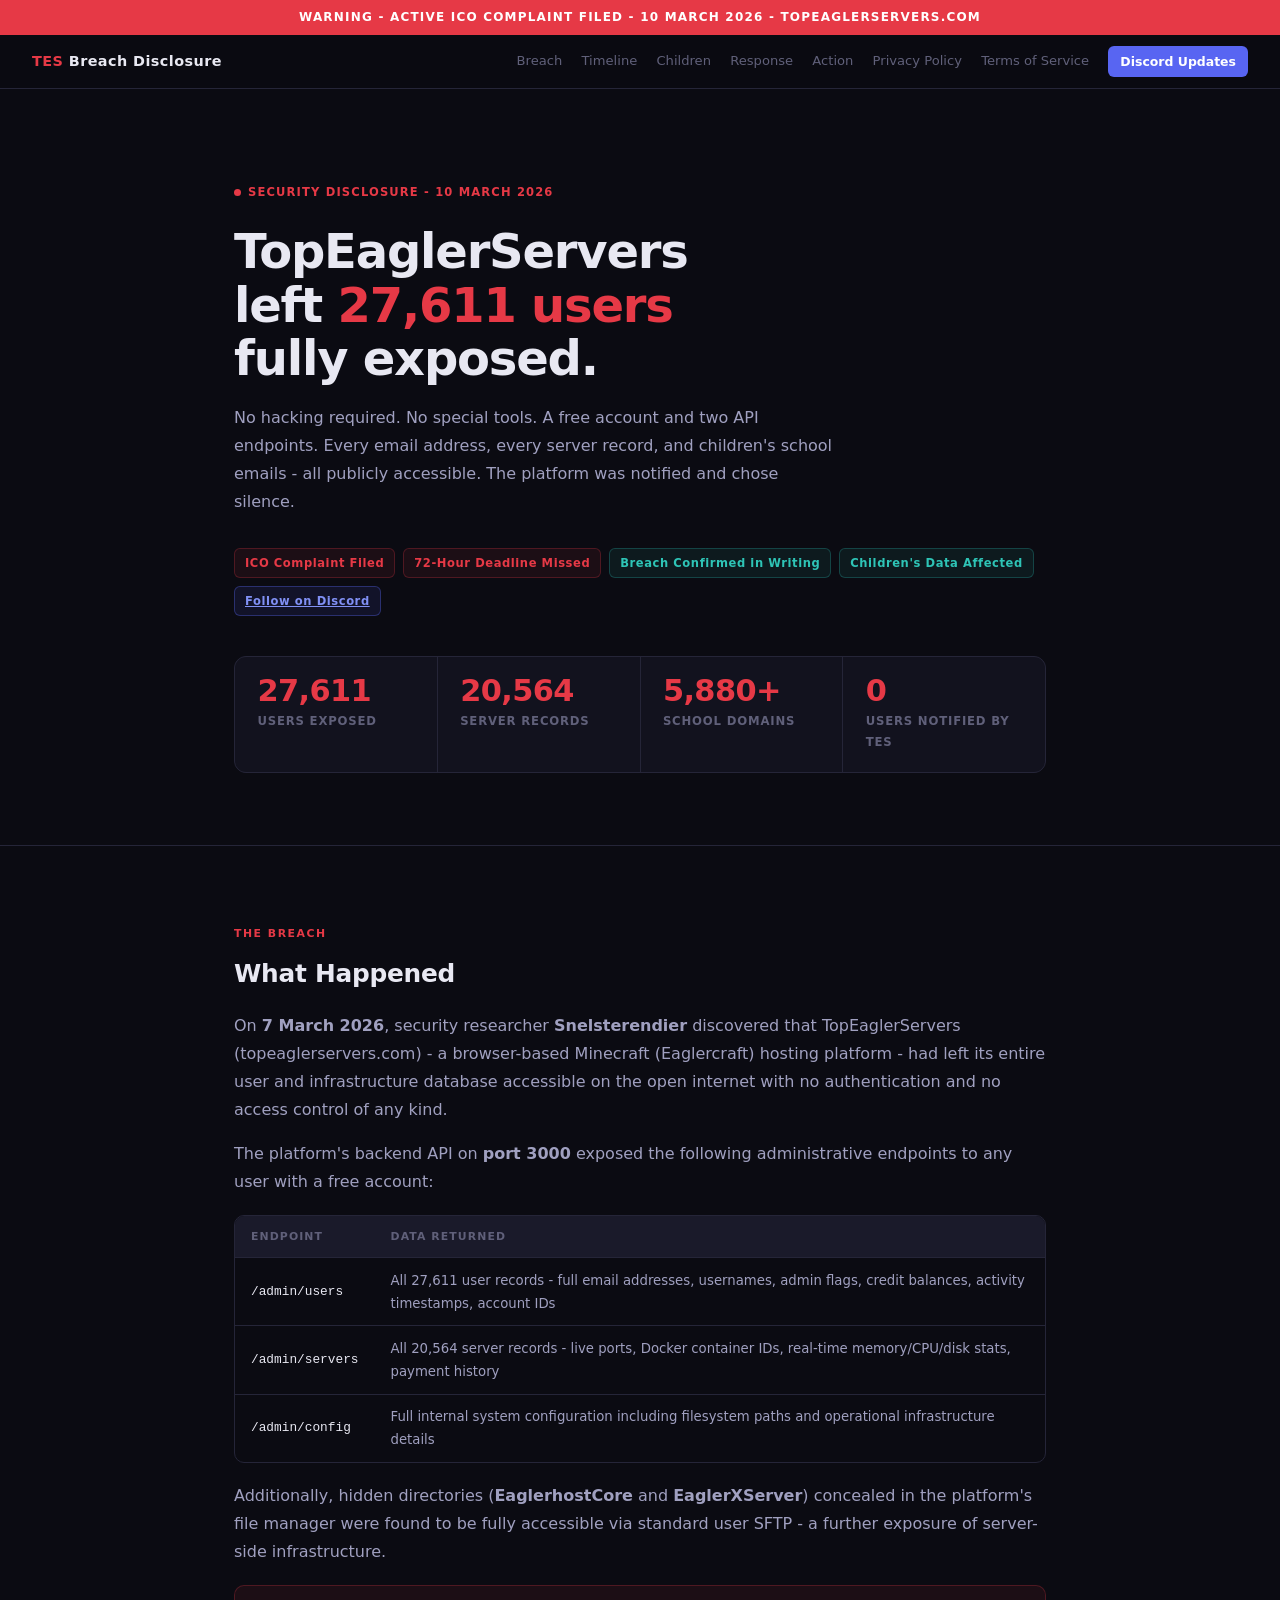
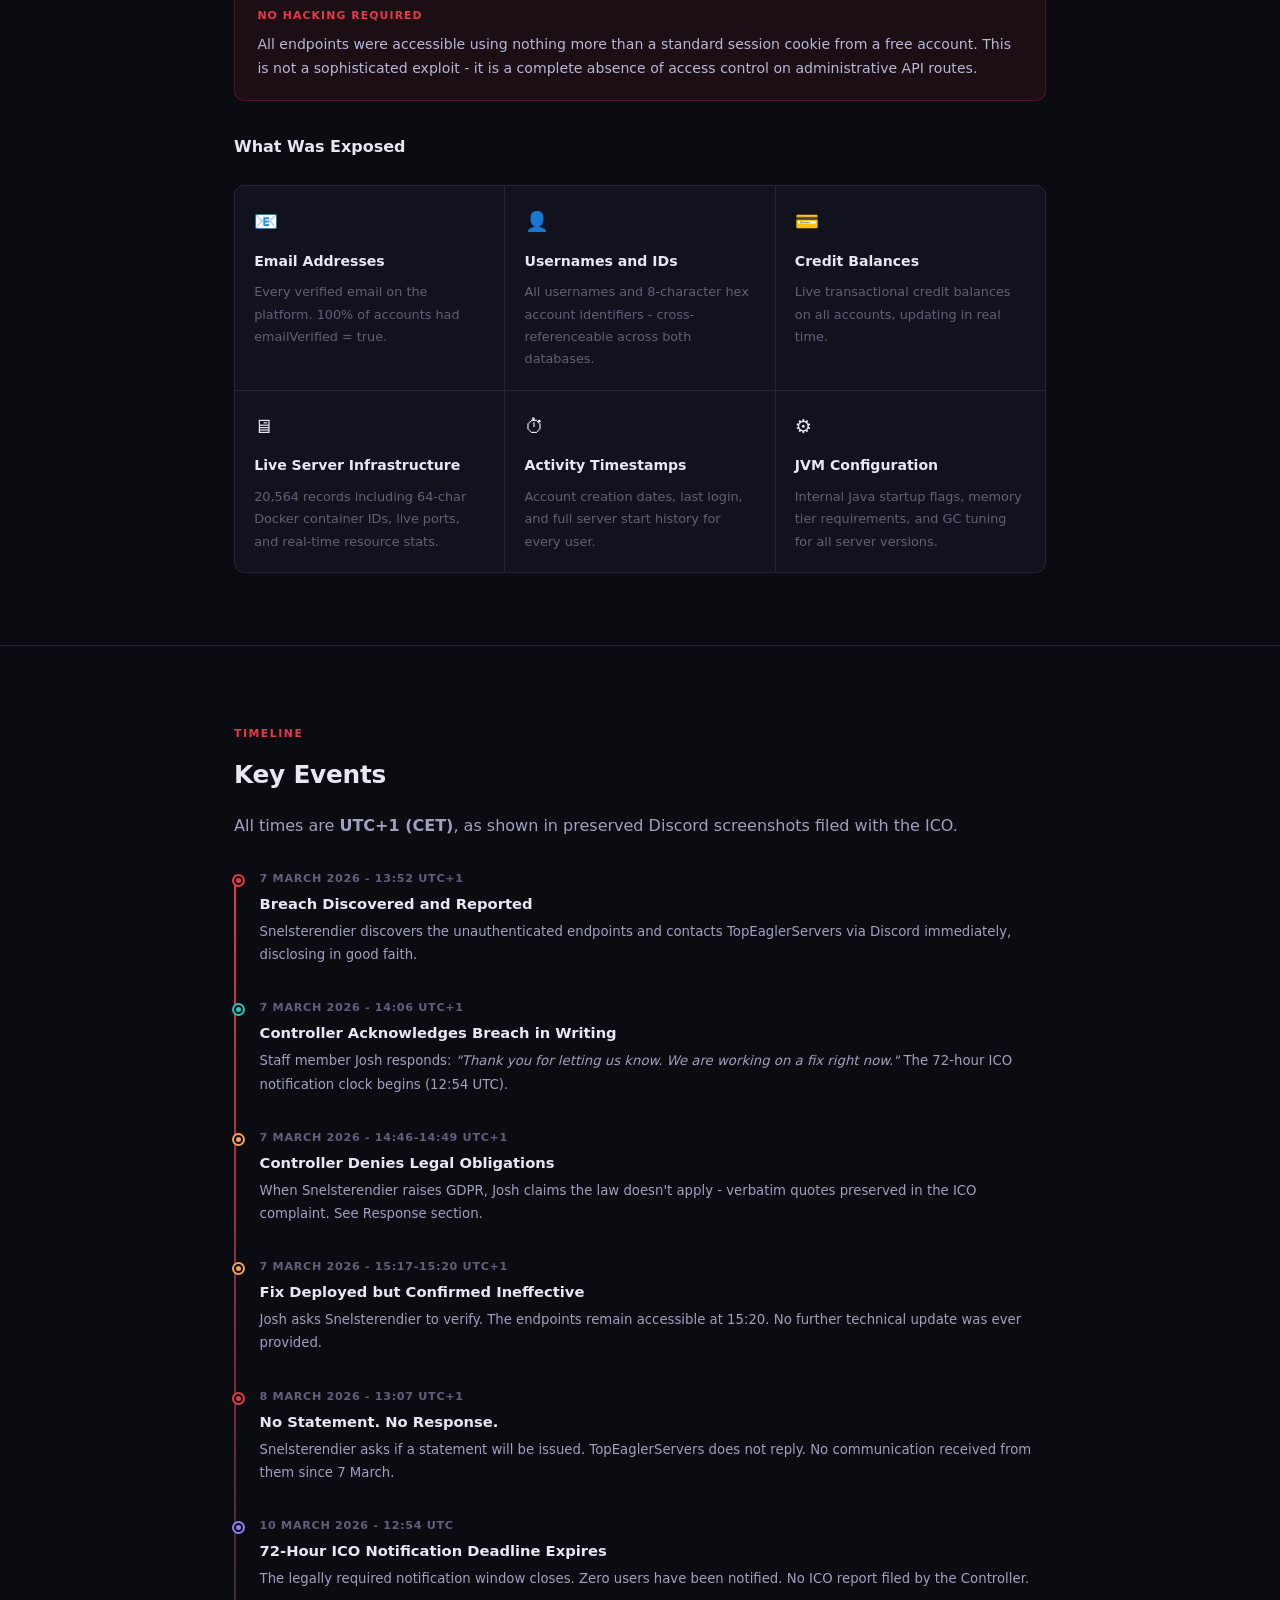
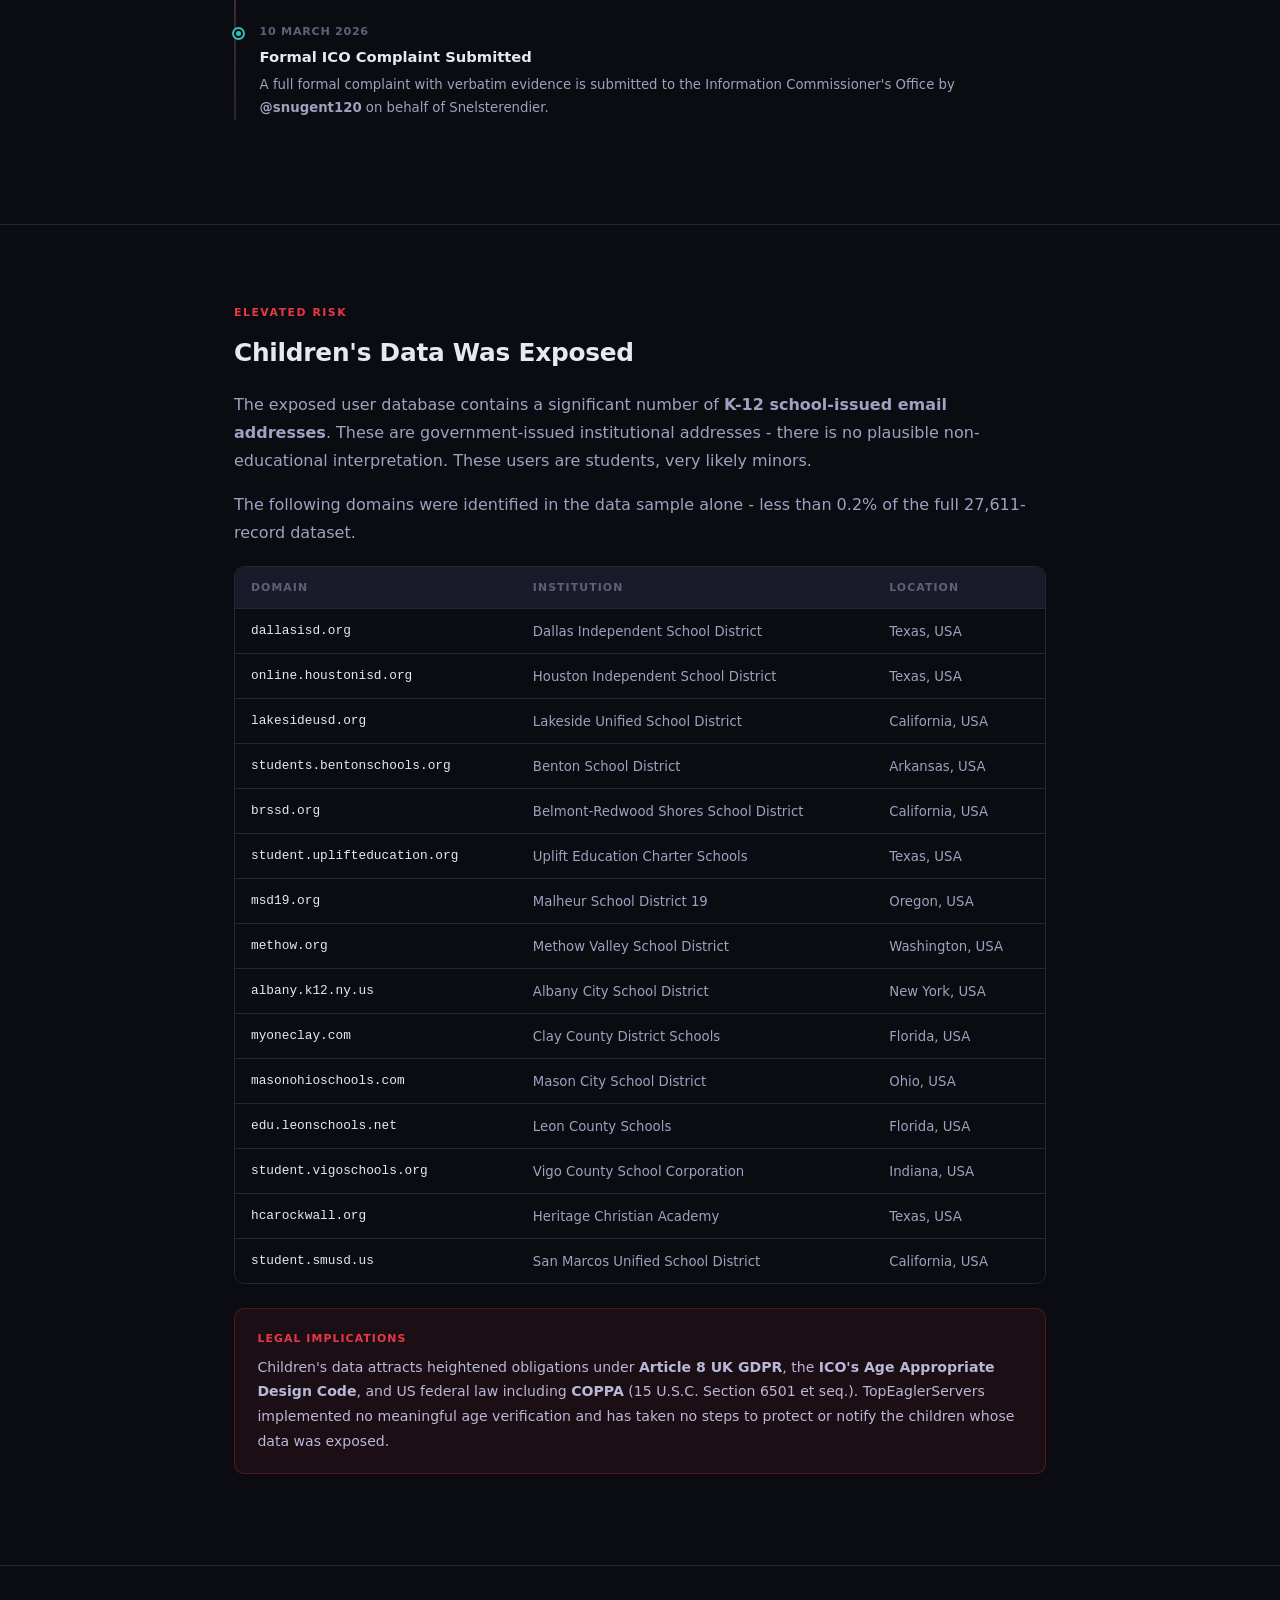
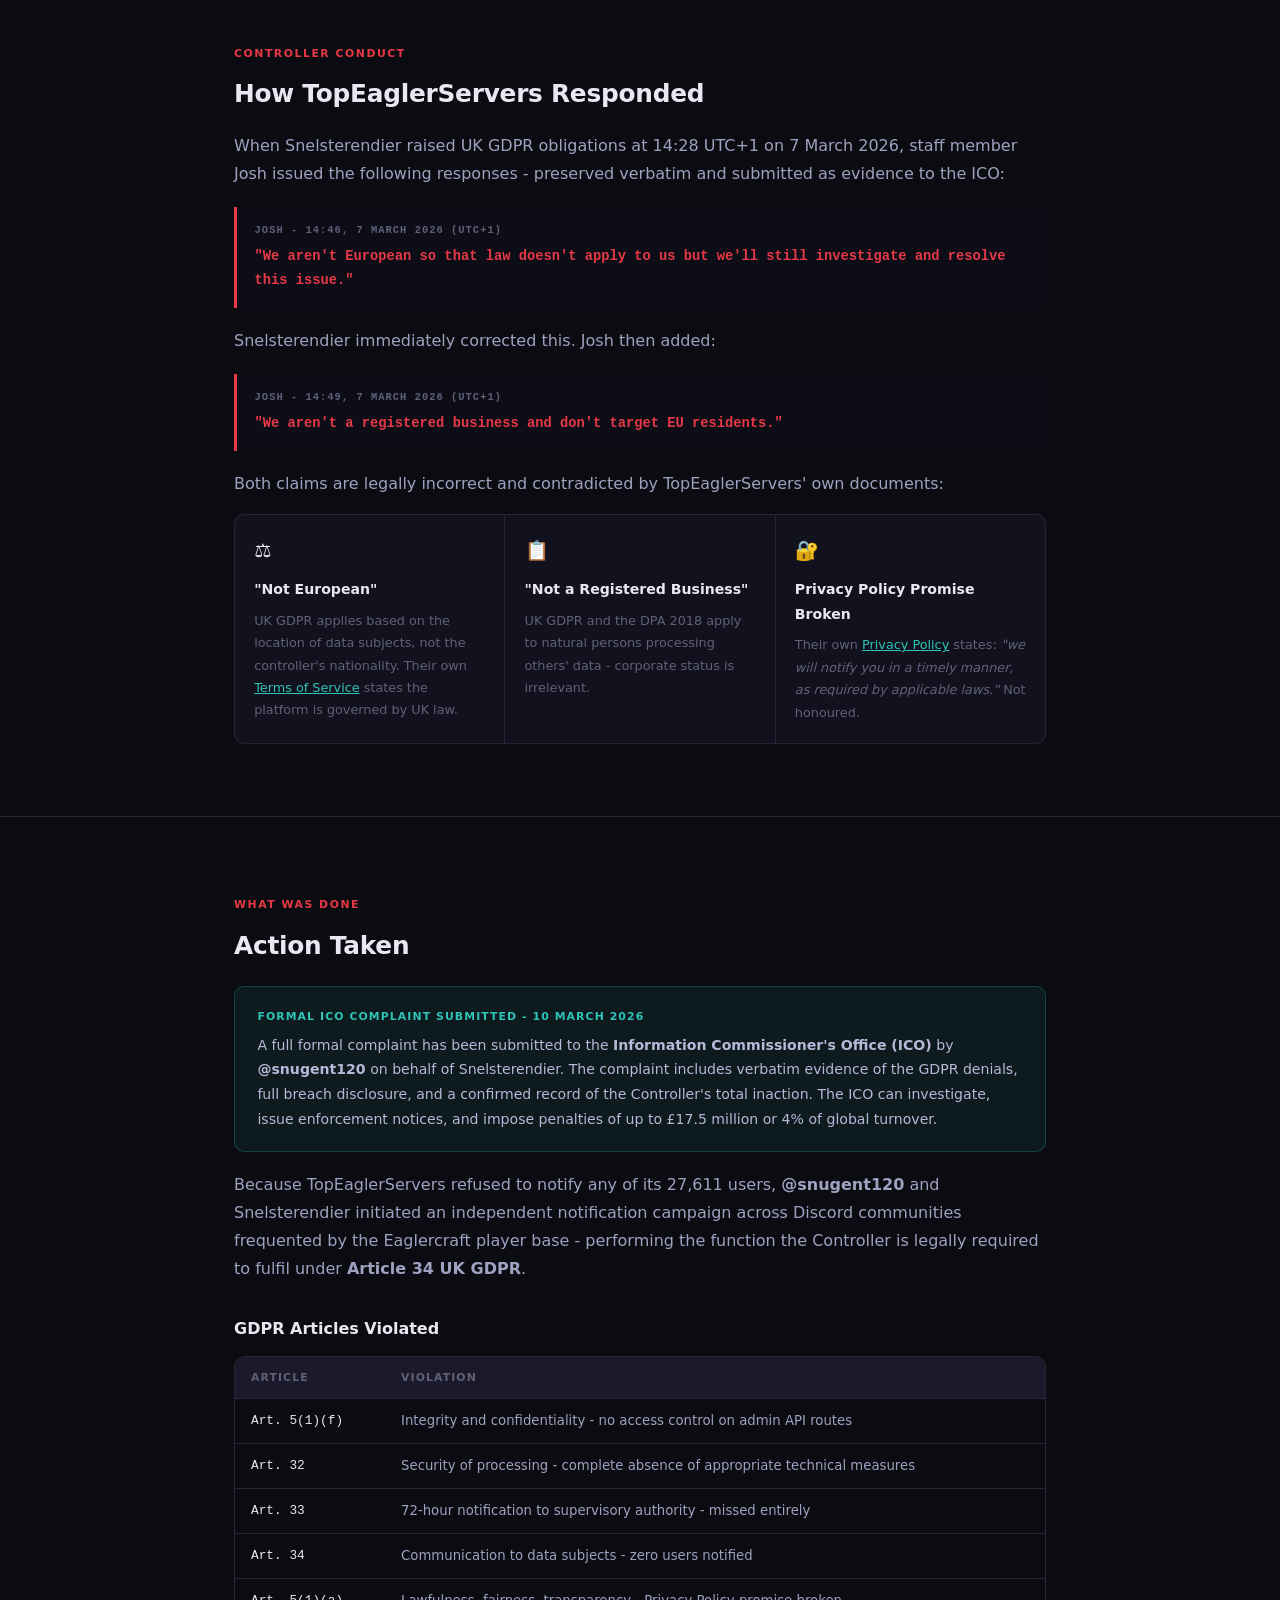
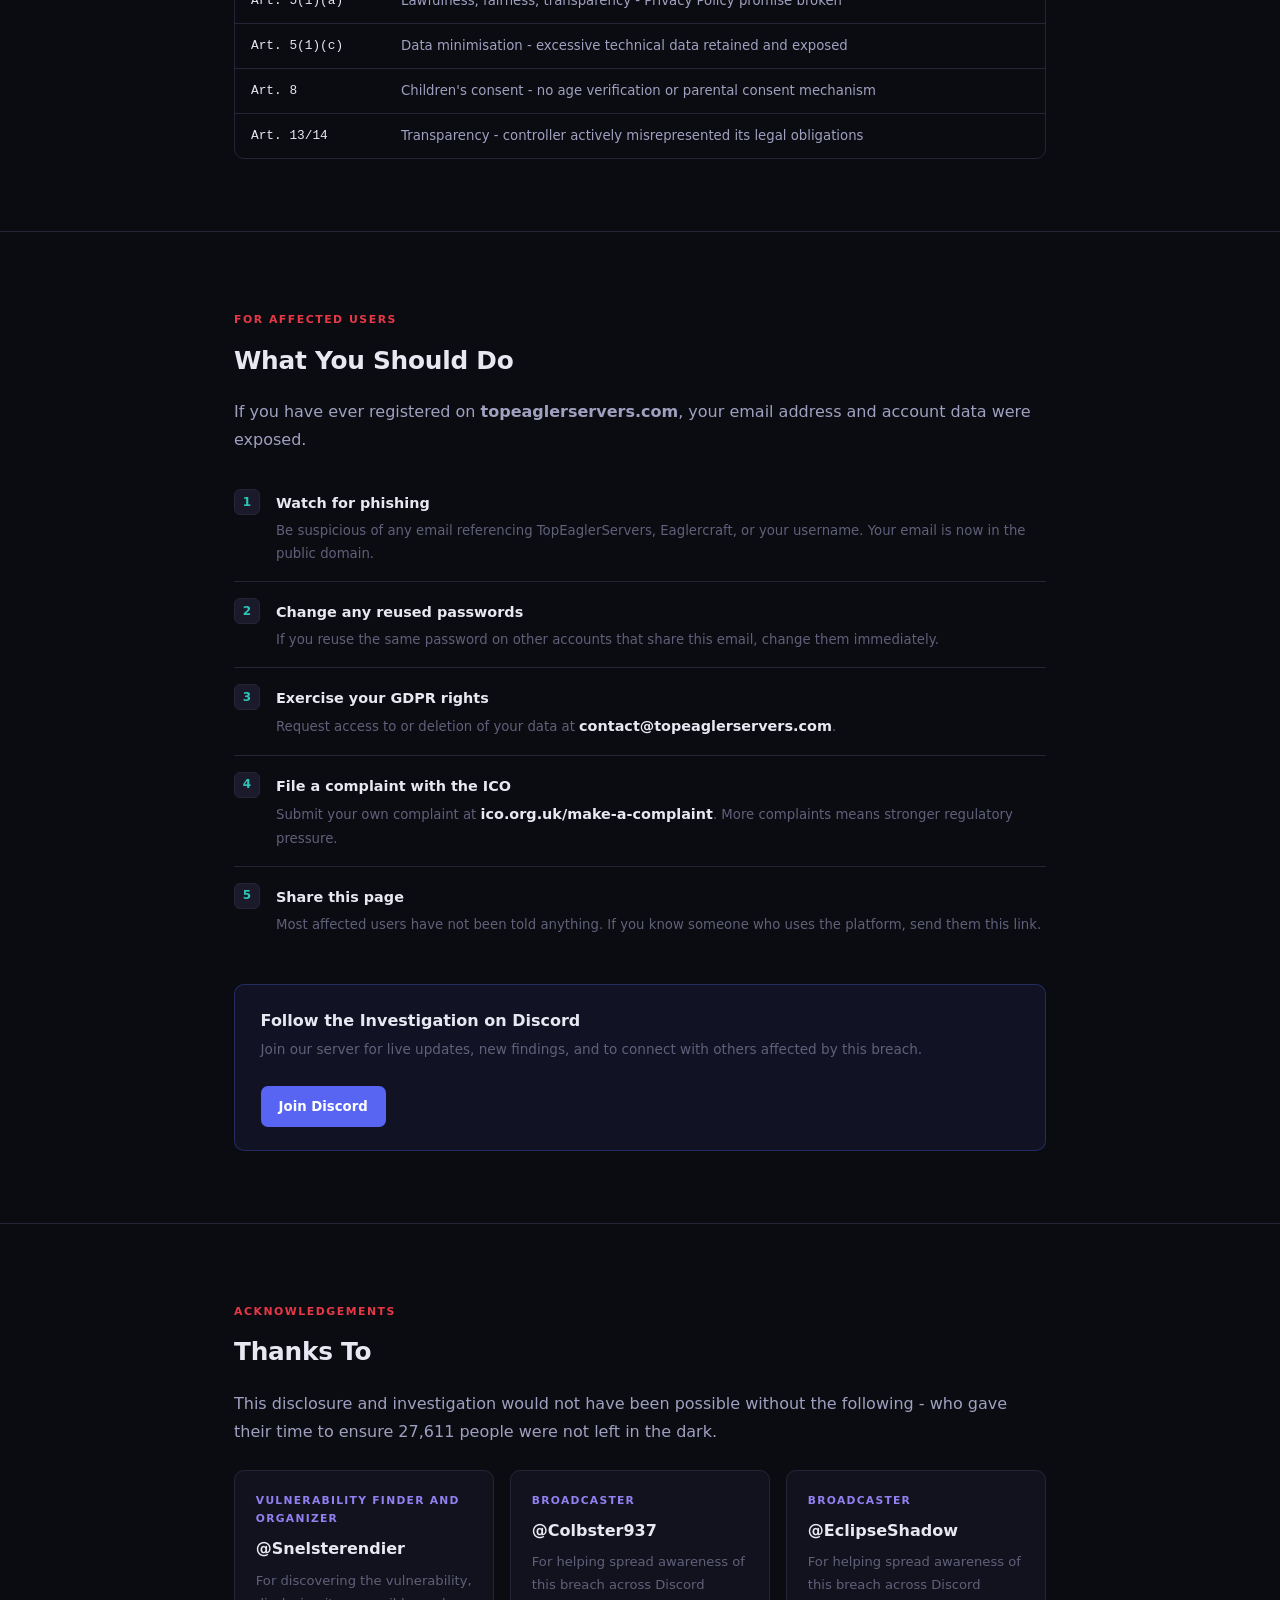
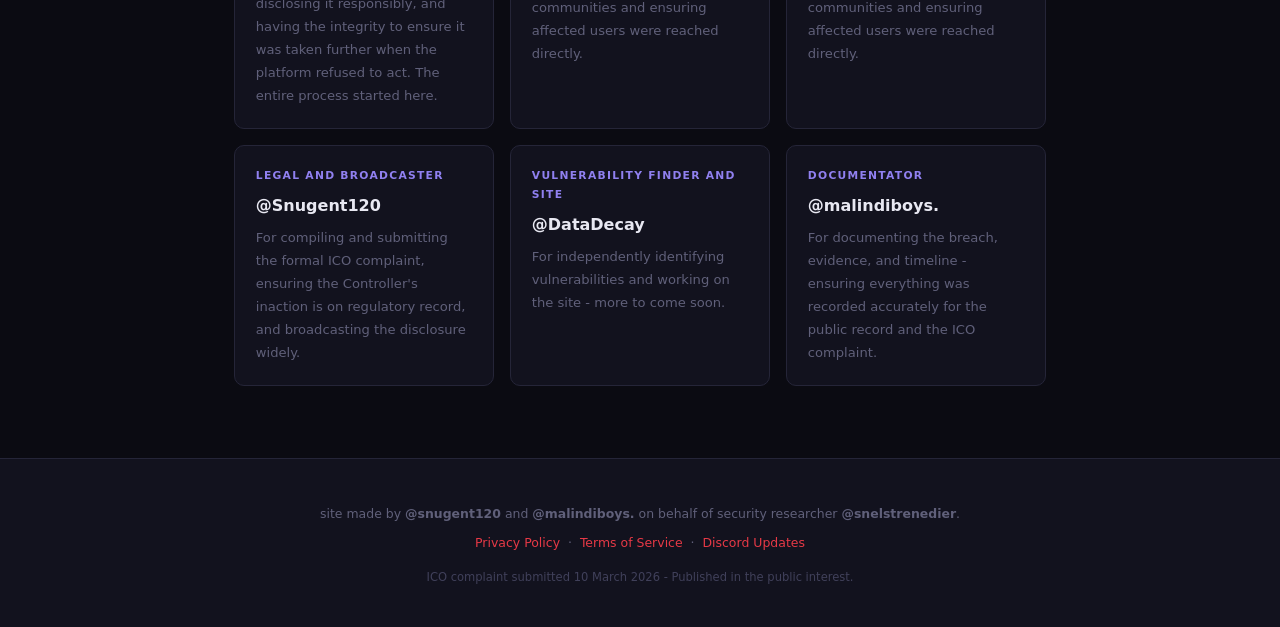
<file: index.html>
<!DOCTYPE html>
<html lang="en">
<head>
  <meta charset="UTF-8" />
  <meta name="viewport" content="width=device-width, initial-scale=1.0" />
  <title>TopEaglerServers Data Breach - Public Disclosure</title>
  <link rel="stylesheet" href="style.css" />
</head>
<body>

<div class="alert-bar">Warning - Active ICO Complaint Filed - 10 March 2026 - topeaglerservers.com</div>

<nav>
  <a class="nav-brand" href="/">TES <span>Breach Disclosure</span></a>
  <button class="nav-menu-btn" id="menuBtn" aria-label="Toggle menu">&#9776;</button>
  <div class="nav-links" id="navLinks">
    <a href="#breach">Breach</a>
    <a href="#timeline">Timeline</a>
    <a href="#children">Children</a>
    <a href="#response">Response</a>
    <a href="#action">Action</a>
    <a href="/pp">Privacy Policy</a>
    <a href="/tos">Terms of Service</a>
    <a class="nav-discord" href="https://discord.gg/cSjUvGuJ5w" target="_blank" rel="noopener">Discord Updates</a>
  </div>
</nav>

<div class="hero">
  <div class="wrap">
    <div class="live-badge"><span class="live-dot"></span> Security Disclosure - 10 March 2026</div>
    <h1>TopEaglerServers<br/>left <em>27,611 users</em><br/>fully exposed.</h1>
    <p class="hero-sub">
      No hacking required. No special tools. A free account and two API endpoints.
      Every email address, every server record, and children's school emails -
      all publicly accessible. The platform was notified and chose silence.
    </p>
    <div class="tags">
      <span class="tag tag-red">ICO Complaint Filed</span>
      <span class="tag tag-red">72-Hour Deadline Missed</span>
      <span class="tag tag-teal">Breach Confirmed in Writing</span>
      <span class="tag tag-teal">Children's Data Affected</span>
      <a class="tag tag-discord" href="https://discord.gg/cSjUvGuJ5w" target="_blank" rel="noopener">Follow on Discord</a>
    </div>
    <div class="stat-row">
      <div class="stat"><div class="n">27,611</div><div class="d">Users Exposed</div></div>
      <div class="stat"><div class="n">20,564</div><div class="d">Server Records</div></div>
      <div class="stat"><div class="n">5,880+</div><div class="d">School Domains</div></div>
      <div class="stat"><div class="n">0</div><div class="d">Users Notified by TES</div></div>
    </div>
  </div>
</div>

<section id="breach">
  <div class="wrap">
    <div class="section-label">The Breach</div>
    <h2>What Happened</h2>
    <p>On <strong>7 March 2026</strong>, security researcher <strong>Snelsterendier</strong> discovered that TopEaglerServers (topeaglerservers.com) - a browser-based Minecraft (Eaglercraft) hosting platform - had left its entire user and infrastructure database accessible on the open internet with no authentication and no access control of any kind.</p>
    <p>The platform's backend API on <strong>port 3000</strong> exposed the following administrative endpoints to any user with a free account:</p>

    <div class="table-wrap">
      <table>
        <thead><tr><th>Endpoint</th><th>Data Returned</th></tr></thead>
        <tbody>
          <tr><td class="mono">/admin/users</td><td>All 27,611 user records - full email addresses, usernames, admin flags, credit balances, activity timestamps, account IDs</td></tr>
          <tr><td class="mono">/admin/servers</td><td>All 20,564 server records - live ports, Docker container IDs, real-time memory/CPU/disk stats, payment history</td></tr>
          <tr><td class="mono">/admin/config</td><td>Full internal system configuration including filesystem paths and operational infrastructure details</td></tr>
        </tbody>
      </table>
    </div>

    <p style="margin-top:1.2rem;">Additionally, hidden directories (<strong>EaglerhostCore</strong> and <strong>EaglerXServer</strong>) concealed in the platform's file manager were found to be fully accessible via standard user SFTP - a further exposure of server-side infrastructure.</p>

    <div class="info-box red">
      <div class="box-label red">No Hacking Required</div>
      <p>All endpoints were accessible using nothing more than a standard session cookie from a free account. This is not a sophisticated exploit - it is a complete absence of access control on administrative API routes.</p>
    </div>

    <h3 style="margin-top:2rem;">What Was Exposed</h3>
    <div class="card-grid">
      <div class="card"><div class="card-icon">&#128231;</div><h3>Email Addresses</h3><p>Every verified email on the platform. 100% of accounts had emailVerified = true.</p></div>
      <div class="card"><div class="card-icon">&#128100;</div><h3>Usernames and IDs</h3><p>All usernames and 8-character hex account identifiers - cross-referenceable across both databases.</p></div>
      <div class="card"><div class="card-icon">&#128179;</div><h3>Credit Balances</h3><p>Live transactional credit balances on all accounts, updating in real time.</p></div>
      <div class="card"><div class="card-icon">&#128421;</div><h3>Live Server Infrastructure</h3><p>20,564 records including 64-char Docker container IDs, live ports, and real-time resource stats.</p></div>
      <div class="card"><div class="card-icon">&#9201;</div><h3>Activity Timestamps</h3><p>Account creation dates, last login, and full server start history for every user.</p></div>
      <div class="card"><div class="card-icon">&#9881;&#65039;</div><h3>JVM Configuration</h3><p>Internal Java startup flags, memory tier requirements, and GC tuning for all server versions.</p></div>
    </div>
  </div>
</section>

<section id="timeline">
  <div class="wrap">
    <div class="section-label">Timeline</div>
    <h2>Key Events</h2>
    <p>All times are <strong>UTC+1 (CET)</strong>, as shown in preserved Discord screenshots filed with the ICO.</p>
    <div class="timeline">
      <div class="tl">
        <div class="tl-t">7 March 2026 - 13:52 UTC+1</div>
        <div class="tl-h">Breach Discovered and Reported</div>
        <div class="tl-b">Snelsterendier discovers the unauthenticated endpoints and contacts TopEaglerServers via Discord immediately, disclosing in good faith.</div>
      </div>
      <div class="tl teal">
        <div class="tl-t">7 March 2026 - 14:06 UTC+1</div>
        <div class="tl-h">Controller Acknowledges Breach in Writing</div>
        <div class="tl-b">Staff member Josh responds: <em>"Thank you for letting us know. We are working on a fix right now."</em> The 72-hour ICO notification clock begins (12:54 UTC).</div>
      </div>
      <div class="tl amber">
        <div class="tl-t">7 March 2026 - 14:46-14:49 UTC+1</div>
        <div class="tl-h">Controller Denies Legal Obligations</div>
        <div class="tl-b">When Snelsterendier raises GDPR, Josh claims the law doesn't apply - verbatim quotes preserved in the ICO complaint. See Response section.</div>
      </div>
      <div class="tl amber">
        <div class="tl-t">7 March 2026 - 15:17-15:20 UTC+1</div>
        <div class="tl-h">Fix Deployed but Confirmed Ineffective</div>
        <div class="tl-b">Josh asks Snelsterendier to verify. The endpoints remain accessible at 15:20. No further technical update was ever provided.</div>
      </div>
      <div class="tl">
        <div class="tl-t">8 March 2026 - 13:07 UTC+1</div>
        <div class="tl-h">No Statement. No Response.</div>
        <div class="tl-b">Snelsterendier asks if a statement will be issued. TopEaglerServers does not reply. No communication received from them since 7 March.</div>
      </div>
      <div class="tl purple">
        <div class="tl-t">10 March 2026 - 12:54 UTC</div>
        <div class="tl-h">72-Hour ICO Notification Deadline Expires</div>
        <div class="tl-b">The legally required notification window closes. Zero users have been notified. No ICO report filed by the Controller.</div>
      </div>
      <div class="tl teal">
        <div class="tl-t">10 March 2026</div>
        <div class="tl-h">Formal ICO Complaint Submitted</div>
        <div class="tl-b">A full formal complaint with verbatim evidence is submitted to the Information Commissioner's Office by <strong>@snugent120</strong> on behalf of Snelsterendier.</div>
      </div>
    </div>
  </div>
</section>

<section id="children">
  <div class="wrap">
    <div class="section-label">Elevated Risk</div>
    <h2>Children's Data Was Exposed</h2>
    <p>The exposed user database contains a significant number of <strong>K-12 school-issued email addresses</strong>. These are government-issued institutional addresses - there is no plausible non-educational interpretation. These users are students, very likely minors.</p>
    <p>The following domains were identified in the data sample alone - less than 0.2% of the full 27,611-record dataset.</p>

    <div class="table-wrap">
      <table>
        <thead><tr><th>Domain</th><th>Institution</th><th>Location</th></tr></thead>
        <tbody>
          <tr><td class="mono">dallasisd.org</td><td>Dallas Independent School District</td><td>Texas, USA</td></tr>
          <tr><td class="mono">online.houstonisd.org</td><td>Houston Independent School District</td><td>Texas, USA</td></tr>
          <tr><td class="mono">lakesideusd.org</td><td>Lakeside Unified School District</td><td>California, USA</td></tr>
          <tr><td class="mono">students.bentonschools.org</td><td>Benton School District</td><td>Arkansas, USA</td></tr>
          <tr><td class="mono">brssd.org</td><td>Belmont-Redwood Shores School District</td><td>California, USA</td></tr>
          <tr><td class="mono">student.uplifteducation.org</td><td>Uplift Education Charter Schools</td><td>Texas, USA</td></tr>
          <tr><td class="mono">msd19.org</td><td>Malheur School District 19</td><td>Oregon, USA</td></tr>
          <tr><td class="mono">methow.org</td><td>Methow Valley School District</td><td>Washington, USA</td></tr>
          <tr><td class="mono">albany.k12.ny.us</td><td>Albany City School District</td><td>New York, USA</td></tr>
          <tr><td class="mono">myoneclay.com</td><td>Clay County District Schools</td><td>Florida, USA</td></tr>
          <tr><td class="mono">masonohioschools.com</td><td>Mason City School District</td><td>Ohio, USA</td></tr>
          <tr><td class="mono">edu.leonschools.net</td><td>Leon County Schools</td><td>Florida, USA</td></tr>
          <tr><td class="mono">student.vigoschools.org</td><td>Vigo County School Corporation</td><td>Indiana, USA</td></tr>
          <tr><td class="mono">hcarockwall.org</td><td>Heritage Christian Academy</td><td>Texas, USA</td></tr>
          <tr><td class="mono">student.smusd.us</td><td>San Marcos Unified School District</td><td>California, USA</td></tr>
        </tbody>
      </table>
    </div>

    <div class="info-box red" style="margin-top:1.5rem;">
      <div class="box-label red">Legal Implications</div>
      <p>Children's data attracts heightened obligations under <strong>Article 8 UK GDPR</strong>, the <strong>ICO's Age Appropriate Design Code</strong>, and US federal law including <strong>COPPA</strong> (15 U.S.C. Section 6501 et seq.). TopEaglerServers implemented no meaningful age verification and has taken no steps to protect or notify the children whose data was exposed.</p>
    </div>
  </div>
</section>

<section id="response">
  <div class="wrap">
    <div class="section-label">Controller Conduct</div>
    <h2>How TopEaglerServers Responded</h2>
    <p>When Snelsterendier raised UK GDPR obligations at 14:28 UTC+1 on 7 March 2026, staff member Josh issued the following responses - preserved verbatim and submitted as evidence to the ICO:</p>

    <div class="quote">
      <div class="who">Josh - 14:46, 7 March 2026 (UTC+1)</div>
      <span class="em-red">"We aren't European so that law doesn't apply to us but we'll still investigate and resolve this issue."</span>
    </div>

    <p>Snelsterendier immediately corrected this. Josh then added:</p>

    <div class="quote">
      <div class="who">Josh - 14:49, 7 March 2026 (UTC+1)</div>
      <span class="em-red">"We aren't a registered business and don't target EU residents."</span>
    </div>

    <p>Both claims are legally incorrect and contradicted by TopEaglerServers' own documents:</p>
    <div class="card-grid" style="margin-top:1rem;">
      <div class="card">
        <div class="card-icon">&#9878;&#65039;</div>
        <h3>"Not European"</h3>
        <p>UK GDPR applies based on the location of data subjects, not the controller's nationality. Their own <a href="/tos">Terms of Service</a> states the platform is governed by UK law.</p>
      </div>
      <div class="card">
        <div class="card-icon">&#128203;</div>
        <h3>"Not a Registered Business"</h3>
        <p>UK GDPR and the DPA 2018 apply to natural persons processing others' data - corporate status is irrelevant.</p>
      </div>
      <div class="card">
        <div class="card-icon">&#128272;</div>
        <h3>Privacy Policy Promise Broken</h3>
        <p>Their own <a href="/pp">Privacy Policy</a> states: <em>"we will notify you in a timely manner, as required by applicable laws."</em> Not honoured.</p>
      </div>
    </div>
  </div>
</section>

<section id="action">
  <div class="wrap">
    <div class="section-label">What Was Done</div>
    <h2>Action Taken</h2>

    <div class="info-box teal">
      <div class="box-label teal">Formal ICO Complaint Submitted - 10 March 2026</div>
      <p>A full formal complaint has been submitted to the <strong>Information Commissioner's Office (ICO)</strong> by <strong>@snugent120</strong> on behalf of Snelsterendier. The complaint includes verbatim evidence of the GDPR denials, full breach disclosure, and a confirmed record of the Controller's total inaction. The ICO can investigate, issue enforcement notices, and impose penalties of up to £17.5 million or 4% of global turnover.</p>
    </div>

    <p style="margin-top:1.2rem;">Because TopEaglerServers refused to notify any of its 27,611 users, <strong>@snugent120</strong> and Snelsterendier initiated an independent notification campaign across Discord communities frequented by the Eaglercraft player base - performing the function the Controller is legally required to fulfil under <strong>Article 34 UK GDPR</strong>.</p>

    <h3 style="margin-top:2rem;">GDPR Articles Violated</h3>
    <div class="table-wrap" style="margin-top:0.8rem;">
      <table>
        <thead><tr><th>Article</th><th>Violation</th></tr></thead>
        <tbody>
          <tr><td class="mono">Art. 5(1)(f)</td><td>Integrity and confidentiality - no access control on admin API routes</td></tr>
          <tr><td class="mono">Art. 32</td><td>Security of processing - complete absence of appropriate technical measures</td></tr>
          <tr><td class="mono">Art. 33</td><td>72-hour notification to supervisory authority - missed entirely</td></tr>
          <tr><td class="mono">Art. 34</td><td>Communication to data subjects - zero users notified</td></tr>
          <tr><td class="mono">Art. 5(1)(a)</td><td>Lawfulness, fairness, transparency - Privacy Policy promise broken</td></tr>
          <tr><td class="mono">Art. 5(1)(c)</td><td>Data minimisation - excessive technical data retained and exposed</td></tr>
          <tr><td class="mono">Art. 8</td><td>Children's consent - no age verification or parental consent mechanism</td></tr>
          <tr><td class="mono">Art. 13/14</td><td>Transparency - controller actively misrepresented its legal obligations</td></tr>
        </tbody>
      </table>
    </div>
  </div>
</section>

<section id="do">
  <div class="wrap">
    <div class="section-label">For Affected Users</div>
    <h2>What You Should Do</h2>
    <p>If you have ever registered on <strong>topeaglerservers.com</strong>, your email address and account data were exposed.</p>
    <ul class="step-list">
      <li>
        <div class="step-n">1</div>
        <div class="step-body"><strong>Watch for phishing</strong><p>Be suspicious of any email referencing TopEaglerServers, Eaglercraft, or your username. Your email is now in the public domain.</p></div>
      </li>
      <li>
        <div class="step-n">2</div>
        <div class="step-body"><strong>Change any reused passwords</strong><p>If you reuse the same password on other accounts that share this email, change them immediately.</p></div>
      </li>
      <li>
        <div class="step-n">3</div>
        <div class="step-body"><strong>Exercise your GDPR rights</strong><p>Request access to or deletion of your data at <strong>contact@topeaglerservers.com</strong>.</p></div>
      </li>
      <li>
        <div class="step-n">4</div>
        <div class="step-body"><strong>File a complaint with the ICO</strong><p>Submit your own complaint at <strong>ico.org.uk/make-a-complaint</strong>. More complaints means stronger regulatory pressure.</p></div>
      </li>
      <li>
        <div class="step-n">5</div>
        <div class="step-body"><strong>Share this page</strong><p>Most affected users have not been told anything. If you know someone who uses the platform, send them this link.</p></div>
      </li>
    </ul>

    <div class="discord-cta">
      <div class="discord-cta-text">
        <strong>Follow the Investigation on Discord</strong>
        <p>Join our server for live updates, new findings, and to connect with others affected by this breach.</p>
      </div>
      <a class="discord-btn" href="https://discord.gg/cSjUvGuJ5w" target="_blank" rel="noopener">Join Discord</a>
    </div>
  </div>
</section>

<section id="thanks">
  <div class="wrap">
    <div class="section-label">Acknowledgements</div>
    <h2>Thanks To</h2>
    <p>This disclosure and investigation would not have been possible without the following - who gave their time to ensure 27,611 people were not left in the dark.</p>
    <div class="thanks-grid">
      <div class="thanks-card">
        <div class="role">Vulnerability Finder and Organizer</div>
        <div class="name">@Snelsterendier</div>
        <p>For discovering the vulnerability, disclosing it responsibly, and having the integrity to ensure it was taken further when the platform refused to act. The entire process started here.</p>
      </div>
      <div class="thanks-card">
        <div class="role">Broadcaster</div>
        <div class="name">@Colbster937</div>
        <p>For helping spread awareness of this breach across Discord communities and ensuring affected users were reached directly.</p>
      </div>
      <div class="thanks-card">
        <div class="role">Broadcaster</div>
        <div class="name">@EclipseShadow</div>
        <p>For helping spread awareness of this breach across Discord communities and ensuring affected users were reached directly.</p>
      </div>
      <div class="thanks-card">
        <div class="role">Legal and Broadcaster</div>
        <div class="name">@Snugent120</div>
        <p>For compiling and submitting the formal ICO complaint, ensuring the Controller's inaction is on regulatory record, and broadcasting the disclosure widely.</p>
      </div>
      <div class="thanks-card">
        <div class="role">Vulnerability Finder and Site</div>
        <div class="name">@DataDecay</div>
        <p>For independently identifying vulnerabilities and working on the site - more to come soon.</p>
      </div>
      <div class="thanks-card">
        <div class="role">Documentator</div>
        <div class="name">@malindiboys.</div>
        <p>For documenting the breach, evidence, and timeline - ensuring everything was recorded accurately for the public record and the ICO complaint.</p>
      </div>
    </div>
  </div>
</section>

<footer>
  <div class="wrap">
    <p>site made by <strong>@snugent120</strong> and <strong>@malindiboys.</strong> on behalf of security researcher <strong>@snelstrenedier</strong>.</p>
    <p style="margin-top:0.5rem;">
      <a href="/pp">Privacy Policy</a> &nbsp;&#183;&nbsp;
      <a href="/tos">Terms of Service</a> &nbsp;&#183;&nbsp;
      <a href="https://discord.gg/cSjUvGuJ5w" target="_blank" rel="noopener">Discord Updates</a>
    </p>
    <p style="margin-top:0.8rem; font-size:0.72rem; color:#40405a;">ICO complaint submitted 10 March 2026 - Published in the public interest.</p>
  </div>
</footer>

<script src="script.js"></script>
</body>
</html>
</file>
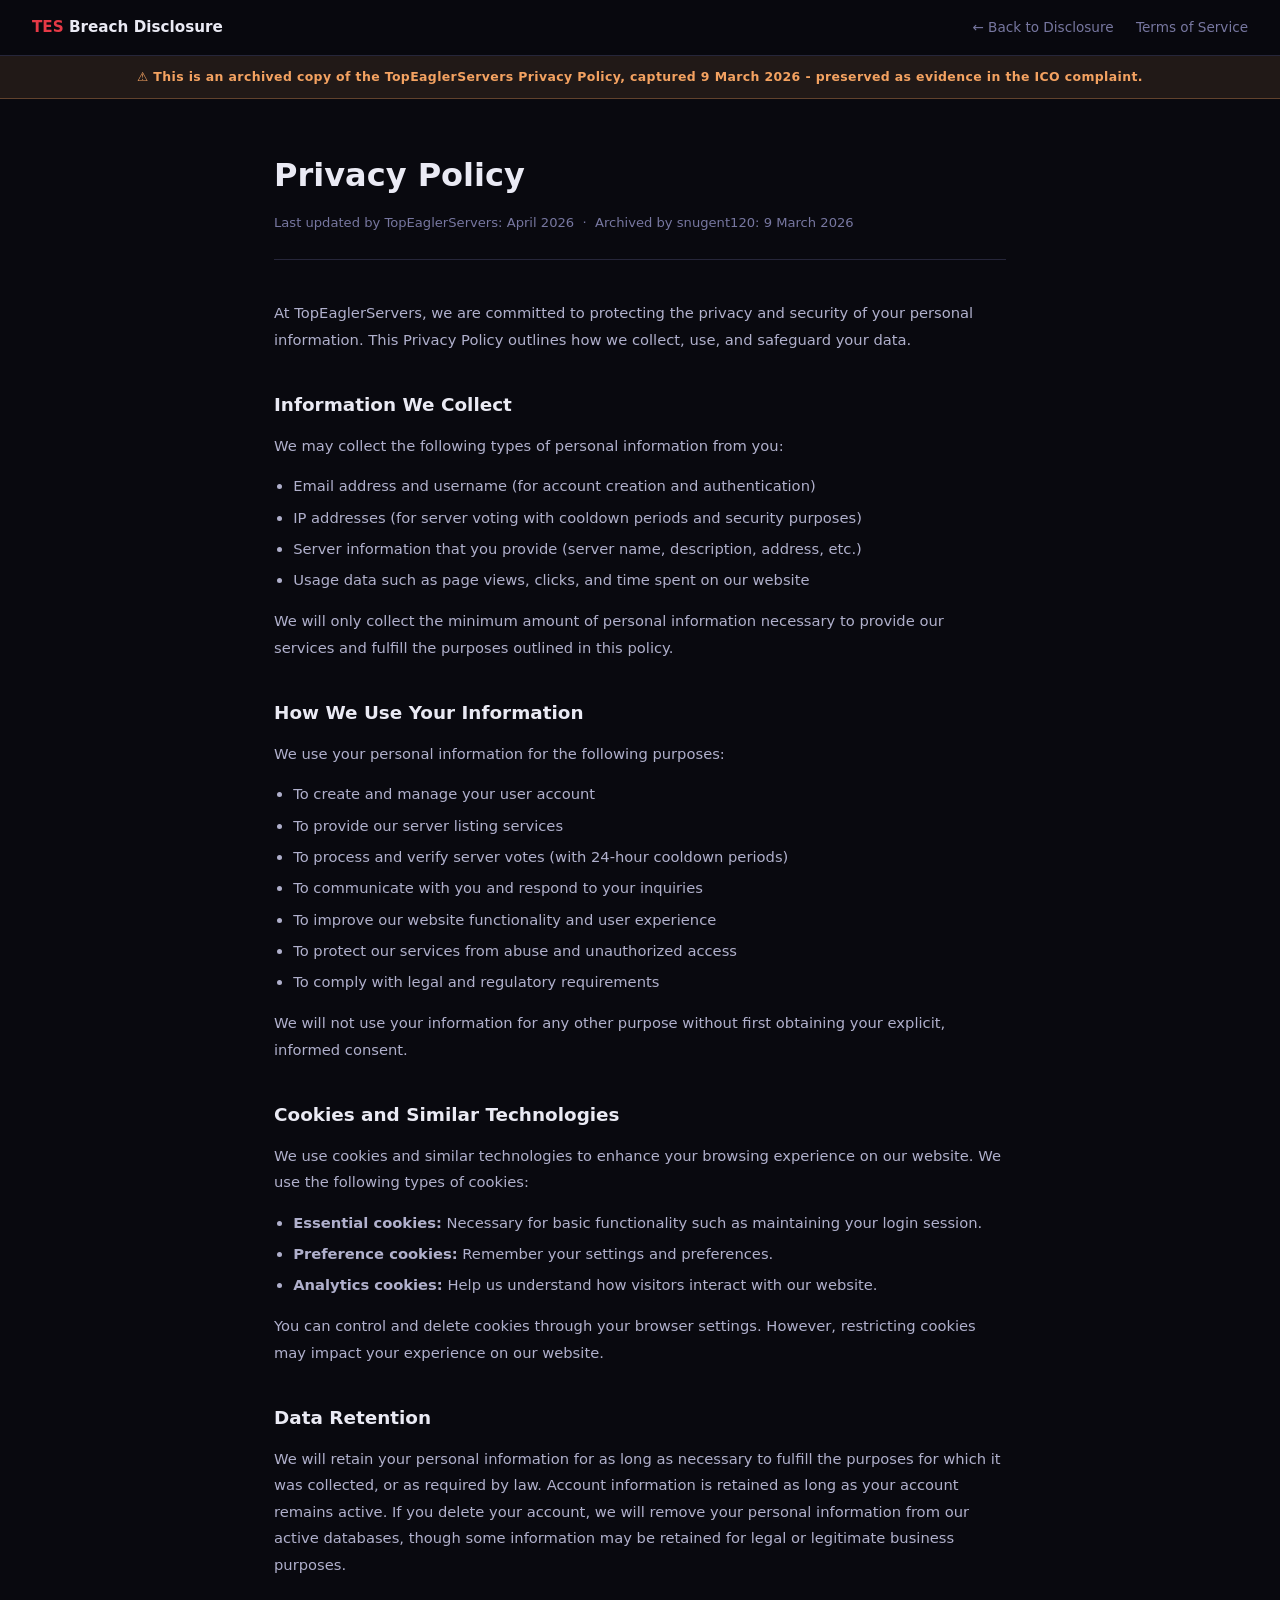
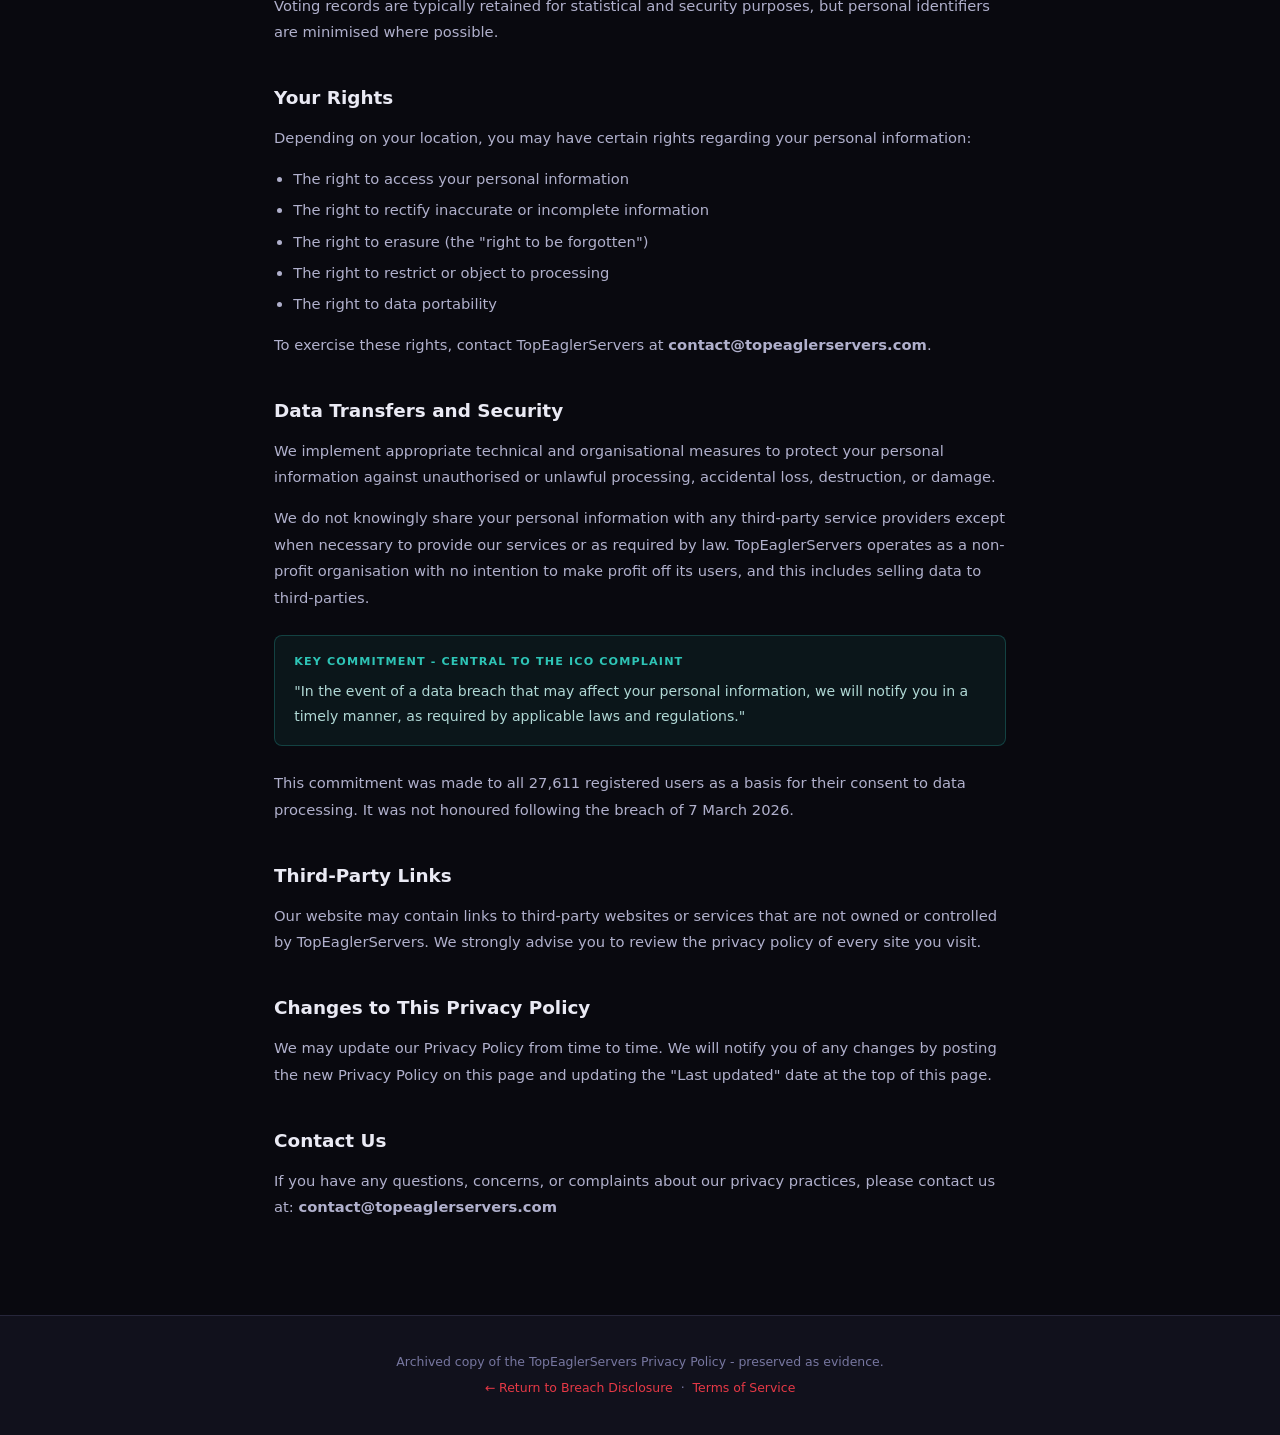
<file: pp/index.html>
<!DOCTYPE html>
<html lang="en">
<head>
  <meta charset="UTF-8" />
  <meta name="viewport" content="width=device-width, initial-scale=1.0" />
  <title>Privacy Policy - TopEaglerServers (Archived)</title>
  <style>
    *, *::before, *::after { box-sizing: border-box; margin: 0; padding: 0; }
    :root {
      --bg: #09090f; --surface: #11111c; --border: #26263a;
      --red: #e63946; --teal: #2ec4b6; --text: #eaeaf4; --muted: #7777a0;
    }
    body { font-family: 'Segoe UI', system-ui, sans-serif; background: var(--bg); color: var(--text); line-height: 1.8; }
    nav {
      position: sticky; top: 0; z-index: 100;
      background: rgba(9,9,15,0.95); backdrop-filter: blur(12px);
      border-bottom: 1px solid var(--border);
      display: flex; align-items: center; justify-content: space-between;
      padding: 0 2rem; height: 56px;
    }
    .nav-brand { font-weight: 800; font-size: 0.95rem; color: var(--red); text-decoration: none; }
    .nav-brand span { color: var(--text); }
    .nav-links { display: flex; gap: 1.4rem; }
    .nav-links a { color: var(--muted); text-decoration: none; font-size: 0.85rem; font-weight: 500; transition: color 0.2s; }
    .nav-links a:hover { color: var(--text); }
    .archive-banner {
      background: rgba(244,162,97,0.1); border-bottom: 1px solid rgba(244,162,97,0.3);
      text-align: center; padding: 10px 1rem;
      font-size: 0.78rem; font-weight: 600; color: #f4a261; letter-spacing: 0.03em;
    }
    .container { max-width: 780px; margin: 0 auto; padding: 3rem 1.5rem 5rem; }
    .page-title { font-size: 2rem; font-weight: 900; margin-bottom: 0.4rem; }
    .page-meta { font-size: 0.82rem; color: var(--muted); margin-bottom: 2.5rem; padding-bottom: 1.5rem; border-bottom: 1px solid var(--border); }
    h2 { font-size: 1.15rem; font-weight: 800; margin: 2.2rem 0 0.7rem; color: var(--text); }
    h3 { font-size: 0.95rem; font-weight: 700; margin: 1.5rem 0 0.5rem; color: #c0c0e0; }
    p { color: #b0b0cc; font-size: 0.92rem; margin-bottom: 0.9rem; }
    ul { margin: 0.5rem 0 0.9rem 1.2rem; }
    li { color: #b0b0cc; font-size: 0.92rem; margin-bottom: 0.3rem; }
    .highlight-box {
      background: rgba(46,196,182,0.07); border: 1px solid rgba(46,196,182,0.25);
      border-radius: 8px; padding: 1rem 1.2rem; margin: 1.5rem 0;
    }
    .highlight-box p { color: #b0d8d5; margin: 0; font-size: 0.88rem; }
    .highlight-box .hl-label { font-size: 0.7rem; font-weight: 800; letter-spacing: 0.1em; text-transform: uppercase; color: var(--teal); margin-bottom: 0.4rem; }
    footer {
      background: var(--surface); border-top: 1px solid var(--border);
      padding: 2rem 0; text-align: center;
    }
    footer p { font-size: 0.78rem; color: var(--muted); margin: 0.2rem 0; }
    footer a { color: var(--red); text-decoration: none; }
    footer a:hover { text-decoration: underline; }
  </style>
</head>
<body>

<nav>
  <a class="nav-brand" href="/">TES <span>Breach Disclosure</span></a>
  <div class="nav-links">
    <a href="/">← Back to Disclosure</a>
    <a href="/tos">Terms of Service</a>
  </div>
</nav>

<div class="archive-banner">
  ⚠ This is an archived copy of the TopEaglerServers Privacy Policy, captured 9 March 2026 - preserved as evidence in the ICO complaint.
</div>

<div class="container">
  <div class="page-title">Privacy Policy</div>
  <div class="page-meta">Last updated by TopEaglerServers: April 2026 &nbsp;·&nbsp; Archived by snugent120: 9 March 2026</div>

  <p>At TopEaglerServers, we are committed to protecting the privacy and security of your personal information. This Privacy Policy outlines how we collect, use, and safeguard your data.</p>

  <h2>Information We Collect</h2>
  <p>We may collect the following types of personal information from you:</p>
  <ul>
    <li>Email address and username (for account creation and authentication)</li>
    <li>IP addresses (for server voting with cooldown periods and security purposes)</li>
    <li>Server information that you provide (server name, description, address, etc.)</li>
    <li>Usage data such as page views, clicks, and time spent on our website</li>
  </ul>
  <p>We will only collect the minimum amount of personal information necessary to provide our services and fulfill the purposes outlined in this policy.</p>

  <h2>How We Use Your Information</h2>
  <p>We use your personal information for the following purposes:</p>
  <ul>
    <li>To create and manage your user account</li>
    <li>To provide our server listing services</li>
    <li>To process and verify server votes (with 24-hour cooldown periods)</li>
    <li>To communicate with you and respond to your inquiries</li>
    <li>To improve our website functionality and user experience</li>
    <li>To protect our services from abuse and unauthorized access</li>
    <li>To comply with legal and regulatory requirements</li>
  </ul>
  <p>We will not use your information for any other purpose without first obtaining your explicit, informed consent.</p>

  <h2>Cookies and Similar Technologies</h2>
  <p>We use cookies and similar technologies to enhance your browsing experience on our website. We use the following types of cookies:</p>
  <ul>
    <li><strong>Essential cookies:</strong> Necessary for basic functionality such as maintaining your login session.</li>
    <li><strong>Preference cookies:</strong> Remember your settings and preferences.</li>
    <li><strong>Analytics cookies:</strong> Help us understand how visitors interact with our website.</li>
  </ul>
  <p>You can control and delete cookies through your browser settings. However, restricting cookies may impact your experience on our website.</p>

  <h2>Data Retention</h2>
  <p>We will retain your personal information for as long as necessary to fulfill the purposes for which it was collected, or as required by law. Account information is retained as long as your account remains active. If you delete your account, we will remove your personal information from our active databases, though some information may be retained for legal or legitimate business purposes.</p>
  <p>Voting records are typically retained for statistical and security purposes, but personal identifiers are minimised where possible.</p>

  <h2>Your Rights</h2>
  <p>Depending on your location, you may have certain rights regarding your personal information:</p>
  <ul>
    <li>The right to access your personal information</li>
    <li>The right to rectify inaccurate or incomplete information</li>
    <li>The right to erasure (the "right to be forgotten")</li>
    <li>The right to restrict or object to processing</li>
    <li>The right to data portability</li>
  </ul>
  <p>To exercise these rights, contact TopEaglerServers at <strong>contact@topeaglerservers.com</strong>.</p>

  <h2>Data Transfers and Security</h2>
  <p>We implement appropriate technical and organisational measures to protect your personal information against unauthorised or unlawful processing, accidental loss, destruction, or damage.</p>
  <p>We do not knowingly share your personal information with any third-party service providers except when necessary to provide our services or as required by law. TopEaglerServers operates as a non-profit organisation with no intention to make profit off its users, and this includes selling data to third-parties.</p>

  <div class="highlight-box">
    <div class="hl-label">Key Commitment - Central to the ICO Complaint</div>
    <p>"In the event of a data breach that may affect your personal information, we will notify you in a timely manner, as required by applicable laws and regulations."</p>
  </div>

  <p>This commitment was made to all 27,611 registered users as a basis for their consent to data processing. It was not honoured following the breach of 7 March 2026.</p>

  <h2>Third-Party Links</h2>
  <p>Our website may contain links to third-party websites or services that are not owned or controlled by TopEaglerServers. We strongly advise you to review the privacy policy of every site you visit.</p>

  <h2>Changes to This Privacy Policy</h2>
  <p>We may update our Privacy Policy from time to time. We will notify you of any changes by posting the new Privacy Policy on this page and updating the "Last updated" date at the top of this page.</p>

  <h2>Contact Us</h2>
  <p>If you have any questions, concerns, or complaints about our privacy practices, please contact us at: <strong>contact@topeaglerservers.com</strong></p>
</div>

<footer>
  <div style="max-width:780px;margin:0 auto;padding:0 1.5rem;">
    <p>Archived copy of the TopEaglerServers Privacy Policy - preserved as evidence.</p>
    <p><a href="/">← Return to Breach Disclosure</a> &nbsp;·&nbsp; <a href="/tos">Terms of Service</a></p>
  </div>
</footer>

</body>
</html>
</file>
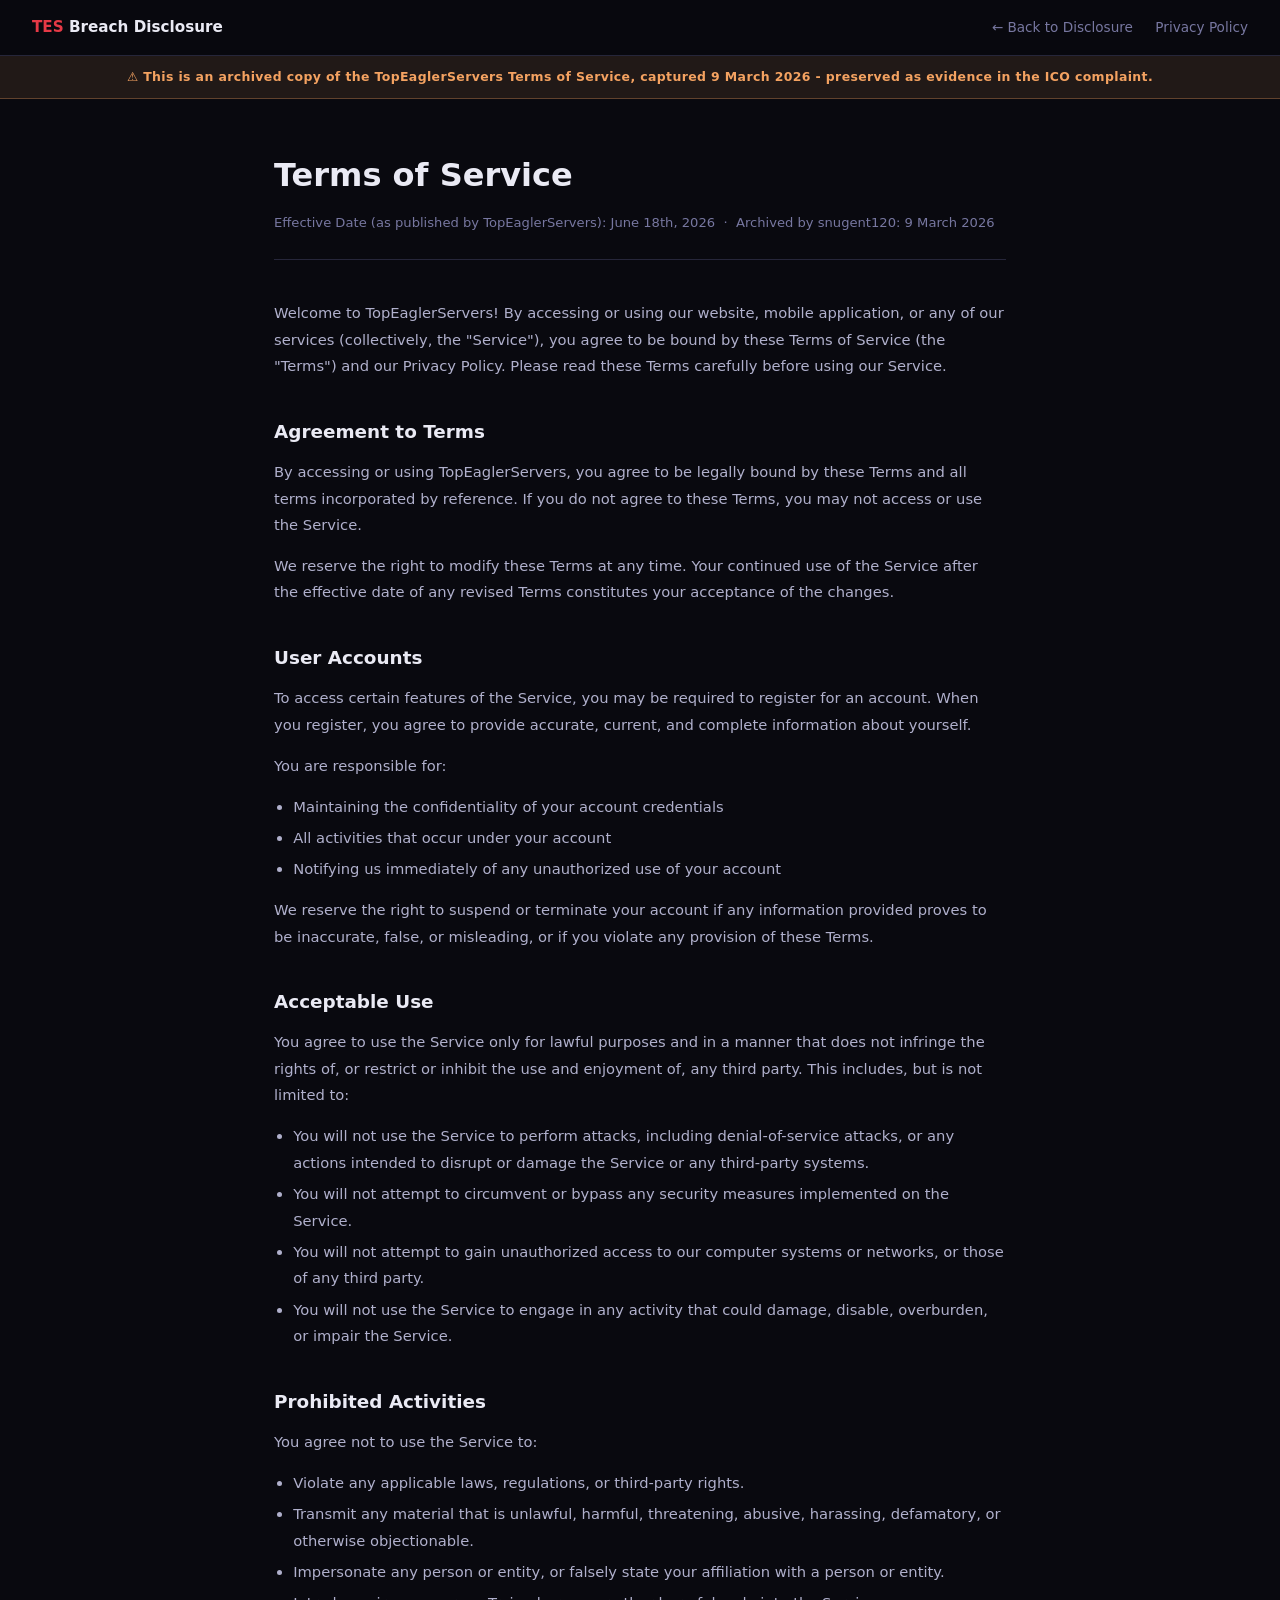
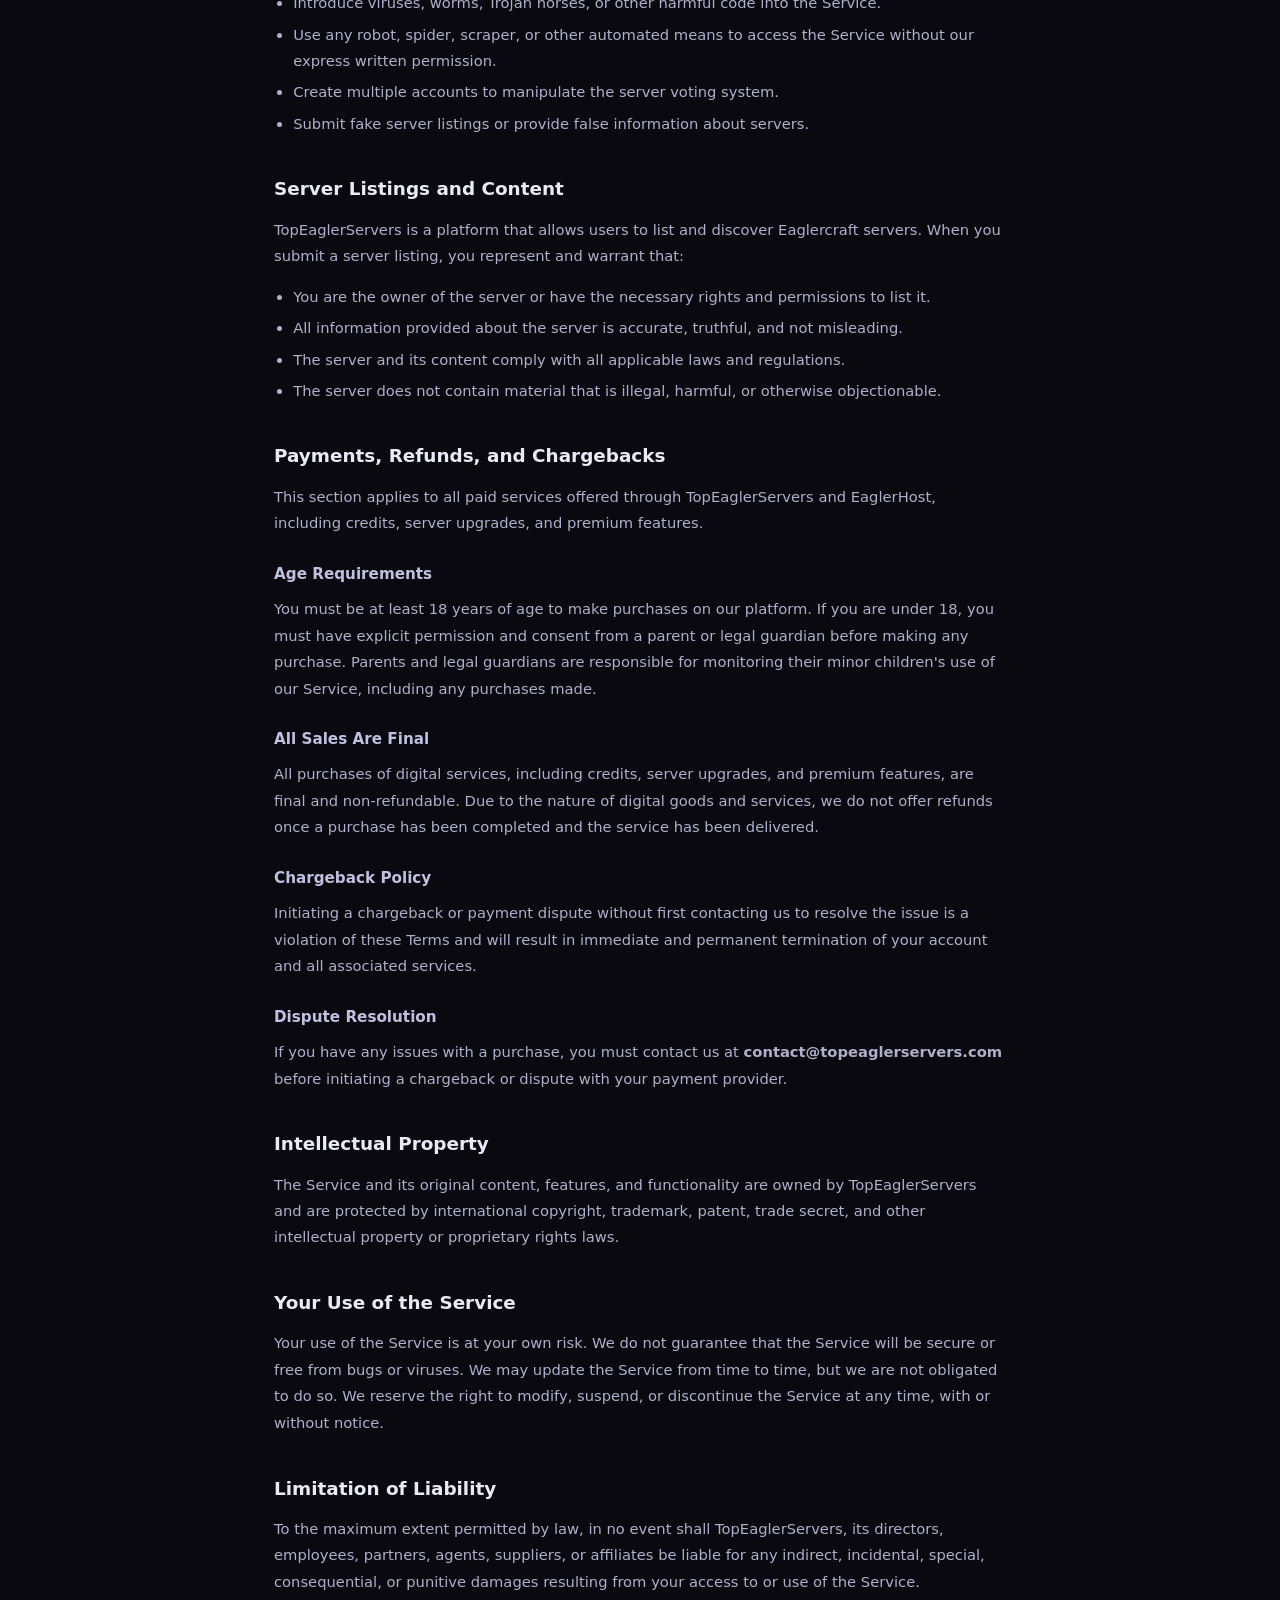
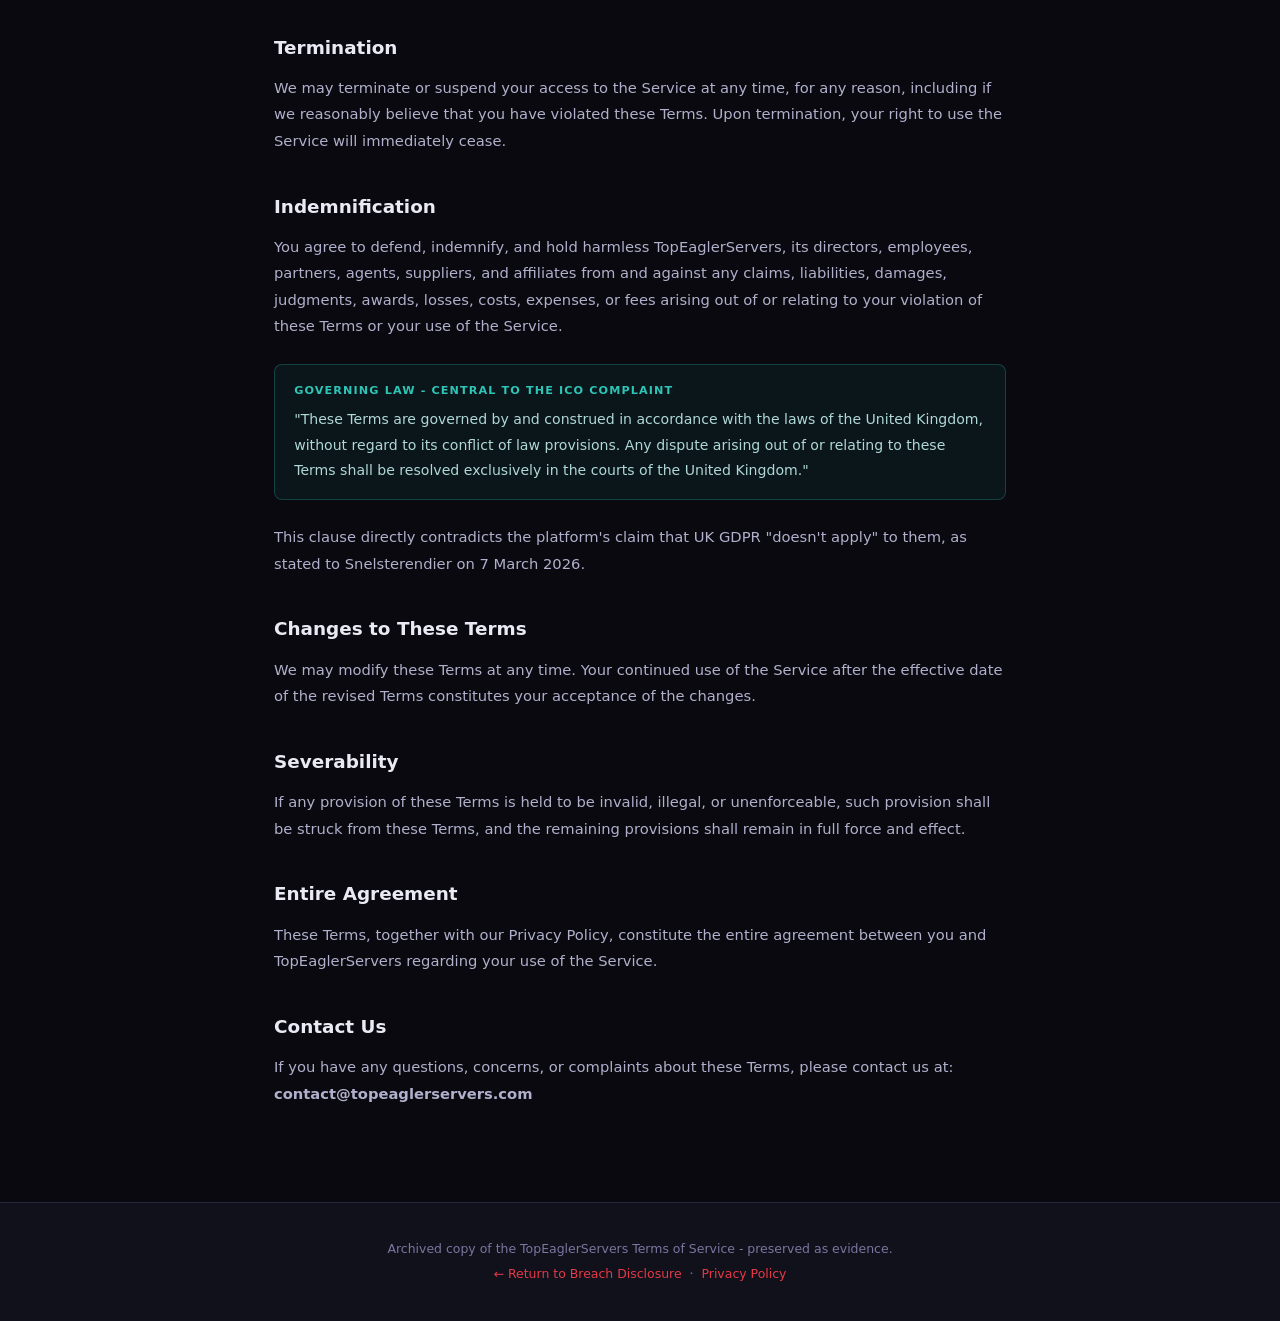
<file: tos/index.html>
<!DOCTYPE html>
<html lang="en">
<head>
  <meta charset="UTF-8" />
  <meta name="viewport" content="width=device-width, initial-scale=1.0" />
  <title>Terms of Service - TopEaglerServers (Archived)</title>
  <style>
    *, *::before, *::after { box-sizing: border-box; margin: 0; padding: 0; }
    :root {
      --bg: #09090f; --surface: #11111c; --border: #26263a;
      --red: #e63946; --teal: #2ec4b6; --text: #eaeaf4; --muted: #7777a0;
    }
    body { font-family: 'Segoe UI', system-ui, sans-serif; background: var(--bg); color: var(--text); line-height: 1.8; }
    nav {
      position: sticky; top: 0; z-index: 100;
      background: rgba(9,9,15,0.95); backdrop-filter: blur(12px);
      border-bottom: 1px solid var(--border);
      display: flex; align-items: center; justify-content: space-between;
      padding: 0 2rem; height: 56px;
    }
    .nav-brand { font-weight: 800; font-size: 0.95rem; color: var(--red); text-decoration: none; }
    .nav-brand span { color: var(--text); }
    .nav-links { display: flex; gap: 1.4rem; }
    .nav-links a { color: var(--muted); text-decoration: none; font-size: 0.85rem; font-weight: 500; transition: color 0.2s; }
    .nav-links a:hover { color: var(--text); }
    .archive-banner {
      background: rgba(244,162,97,0.1); border-bottom: 1px solid rgba(244,162,97,0.3);
      text-align: center; padding: 10px 1rem;
      font-size: 0.78rem; font-weight: 600; color: #f4a261; letter-spacing: 0.03em;
    }
    .container { max-width: 780px; margin: 0 auto; padding: 3rem 1.5rem 5rem; }
    .page-title { font-size: 2rem; font-weight: 900; margin-bottom: 0.4rem; }
    .page-meta { font-size: 0.82rem; color: var(--muted); margin-bottom: 2.5rem; padding-bottom: 1.5rem; border-bottom: 1px solid var(--border); }
    h2 { font-size: 1.15rem; font-weight: 800; margin: 2.2rem 0 0.7rem; color: var(--text); }
    h3 { font-size: 0.95rem; font-weight: 700; margin: 1.5rem 0 0.5rem; color: #c0c0e0; }
    p { color: #b0b0cc; font-size: 0.92rem; margin-bottom: 0.9rem; }
    ul { margin: 0.5rem 0 0.9rem 1.2rem; }
    li { color: #b0b0cc; font-size: 0.92rem; margin-bottom: 0.3rem; }
    .highlight-box {
      background: rgba(46,196,182,0.07); border: 1px solid rgba(46,196,182,0.25);
      border-radius: 8px; padding: 1rem 1.2rem; margin: 1.5rem 0;
    }
    .highlight-box p { color: #b0d8d5; margin: 0; font-size: 0.88rem; }
    .highlight-box .hl-label { font-size: 0.7rem; font-weight: 800; letter-spacing: 0.1em; text-transform: uppercase; color: var(--teal); margin-bottom: 0.4rem; }
    footer {
      background: var(--surface); border-top: 1px solid var(--border);
      padding: 2rem 0; text-align: center;
    }
    footer p { font-size: 0.78rem; color: var(--muted); margin: 0.2rem 0; }
    footer a { color: var(--red); text-decoration: none; }
    footer a:hover { text-decoration: underline; }
  </style>
</head>
<body>

<nav>
  <a class="nav-brand" href="/">TES <span>Breach Disclosure</span></a>
  <div class="nav-links">
    <a href="/">← Back to Disclosure</a>
    <a href="/pp">Privacy Policy</a>
  </div>
</nav>

<div class="archive-banner">
  ⚠ This is an archived copy of the TopEaglerServers Terms of Service, captured 9 March 2026 - preserved as evidence in the ICO complaint.
</div>

<div class="container">
  <div class="page-title">Terms of Service</div>
  <div class="page-meta">Effective Date (as published by TopEaglerServers): June 18th, 2026 &nbsp;·&nbsp; Archived by snugent120: 9 March 2026</div>

  <p>Welcome to TopEaglerServers! By accessing or using our website, mobile application, or any of our services (collectively, the "Service"), you agree to be bound by these Terms of Service (the "Terms") and our Privacy Policy. Please read these Terms carefully before using our Service.</p>

  <h2>Agreement to Terms</h2>
  <p>By accessing or using TopEaglerServers, you agree to be legally bound by these Terms and all terms incorporated by reference. If you do not agree to these Terms, you may not access or use the Service.</p>
  <p>We reserve the right to modify these Terms at any time. Your continued use of the Service after the effective date of any revised Terms constitutes your acceptance of the changes.</p>

  <h2>User Accounts</h2>
  <p>To access certain features of the Service, you may be required to register for an account. When you register, you agree to provide accurate, current, and complete information about yourself.</p>
  <p>You are responsible for:</p>
  <ul>
    <li>Maintaining the confidentiality of your account credentials</li>
    <li>All activities that occur under your account</li>
    <li>Notifying us immediately of any unauthorized use of your account</li>
  </ul>
  <p>We reserve the right to suspend or terminate your account if any information provided proves to be inaccurate, false, or misleading, or if you violate any provision of these Terms.</p>

  <h2>Acceptable Use</h2>
  <p>You agree to use the Service only for lawful purposes and in a manner that does not infringe the rights of, or restrict or inhibit the use and enjoyment of, any third party. This includes, but is not limited to:</p>
  <ul>
    <li>You will not use the Service to perform attacks, including denial-of-service attacks, or any actions intended to disrupt or damage the Service or any third-party systems.</li>
    <li>You will not attempt to circumvent or bypass any security measures implemented on the Service.</li>
    <li>You will not attempt to gain unauthorized access to our computer systems or networks, or those of any third party.</li>
    <li>You will not use the Service to engage in any activity that could damage, disable, overburden, or impair the Service.</li>
  </ul>

  <h2>Prohibited Activities</h2>
  <p>You agree not to use the Service to:</p>
  <ul>
    <li>Violate any applicable laws, regulations, or third-party rights.</li>
    <li>Transmit any material that is unlawful, harmful, threatening, abusive, harassing, defamatory, or otherwise objectionable.</li>
    <li>Impersonate any person or entity, or falsely state your affiliation with a person or entity.</li>
    <li>Introduce viruses, worms, Trojan horses, or other harmful code into the Service.</li>
    <li>Use any robot, spider, scraper, or other automated means to access the Service without our express written permission.</li>
    <li>Create multiple accounts to manipulate the server voting system.</li>
    <li>Submit fake server listings or provide false information about servers.</li>
  </ul>

  <h2>Server Listings and Content</h2>
  <p>TopEaglerServers is a platform that allows users to list and discover Eaglercraft servers. When you submit a server listing, you represent and warrant that:</p>
  <ul>
    <li>You are the owner of the server or have the necessary rights and permissions to list it.</li>
    <li>All information provided about the server is accurate, truthful, and not misleading.</li>
    <li>The server and its content comply with all applicable laws and regulations.</li>
    <li>The server does not contain material that is illegal, harmful, or otherwise objectionable.</li>
  </ul>

  <h2>Payments, Refunds, and Chargebacks</h2>
  <p>This section applies to all paid services offered through TopEaglerServers and EaglerHost, including credits, server upgrades, and premium features.</p>

  <h3>Age Requirements</h3>
  <p>You must be at least 18 years of age to make purchases on our platform. If you are under 18, you must have explicit permission and consent from a parent or legal guardian before making any purchase. Parents and legal guardians are responsible for monitoring their minor children's use of our Service, including any purchases made.</p>

  <h3>All Sales Are Final</h3>
  <p>All purchases of digital services, including credits, server upgrades, and premium features, are final and non-refundable. Due to the nature of digital goods and services, we do not offer refunds once a purchase has been completed and the service has been delivered.</p>

  <h3>Chargeback Policy</h3>
  <p>Initiating a chargeback or payment dispute without first contacting us to resolve the issue is a violation of these Terms and will result in immediate and permanent termination of your account and all associated services.</p>

  <h3>Dispute Resolution</h3>
  <p>If you have any issues with a purchase, you must contact us at <strong>contact@topeaglerservers.com</strong> before initiating a chargeback or dispute with your payment provider.</p>

  <h2>Intellectual Property</h2>
  <p>The Service and its original content, features, and functionality are owned by TopEaglerServers and are protected by international copyright, trademark, patent, trade secret, and other intellectual property or proprietary rights laws.</p>

  <h2>Your Use of the Service</h2>
  <p>Your use of the Service is at your own risk. We do not guarantee that the Service will be secure or free from bugs or viruses. We may update the Service from time to time, but we are not obligated to do so. We reserve the right to modify, suspend, or discontinue the Service at any time, with or without notice.</p>

  <h2>Limitation of Liability</h2>
  <p>To the maximum extent permitted by law, in no event shall TopEaglerServers, its directors, employees, partners, agents, suppliers, or affiliates be liable for any indirect, incidental, special, consequential, or punitive damages resulting from your access to or use of the Service.</p>

  <h2>Termination</h2>
  <p>We may terminate or suspend your access to the Service at any time, for any reason, including if we reasonably believe that you have violated these Terms. Upon termination, your right to use the Service will immediately cease.</p>

  <h2>Indemnification</h2>
  <p>You agree to defend, indemnify, and hold harmless TopEaglerServers, its directors, employees, partners, agents, suppliers, and affiliates from and against any claims, liabilities, damages, judgments, awards, losses, costs, expenses, or fees arising out of or relating to your violation of these Terms or your use of the Service.</p>

  <div class="highlight-box">
    <div class="hl-label">Governing Law - Central to the ICO Complaint</div>
    <p>"These Terms are governed by and construed in accordance with the laws of the United Kingdom, without regard to its conflict of law provisions. Any dispute arising out of or relating to these Terms shall be resolved exclusively in the courts of the United Kingdom."</p>
  </div>

  <p>This clause directly contradicts the platform's claim that UK GDPR "doesn't apply" to them, as stated to Snelsterendier on 7 March 2026.</p>

  <h2>Changes to These Terms</h2>
  <p>We may modify these Terms at any time. Your continued use of the Service after the effective date of the revised Terms constitutes your acceptance of the changes.</p>

  <h2>Severability</h2>
  <p>If any provision of these Terms is held to be invalid, illegal, or unenforceable, such provision shall be struck from these Terms, and the remaining provisions shall remain in full force and effect.</p>

  <h2>Entire Agreement</h2>
  <p>These Terms, together with our Privacy Policy, constitute the entire agreement between you and TopEaglerServers regarding your use of the Service.</p>

  <h2>Contact Us</h2>
  <p>If you have any questions, concerns, or complaints about these Terms, please contact us at: <strong>contact@topeaglerservers.com</strong></p>
</div>

<footer>
  <div style="max-width:780px;margin:0 auto;padding:0 1.5rem;">
    <p>Archived copy of the TopEaglerServers Terms of Service - preserved as evidence.</p>
    <p><a href="/">← Return to Breach Disclosure</a> &nbsp;·&nbsp; <a href="/pp">Privacy Policy</a></p>
  </div>
</footer>

</body>
</html>
</file>
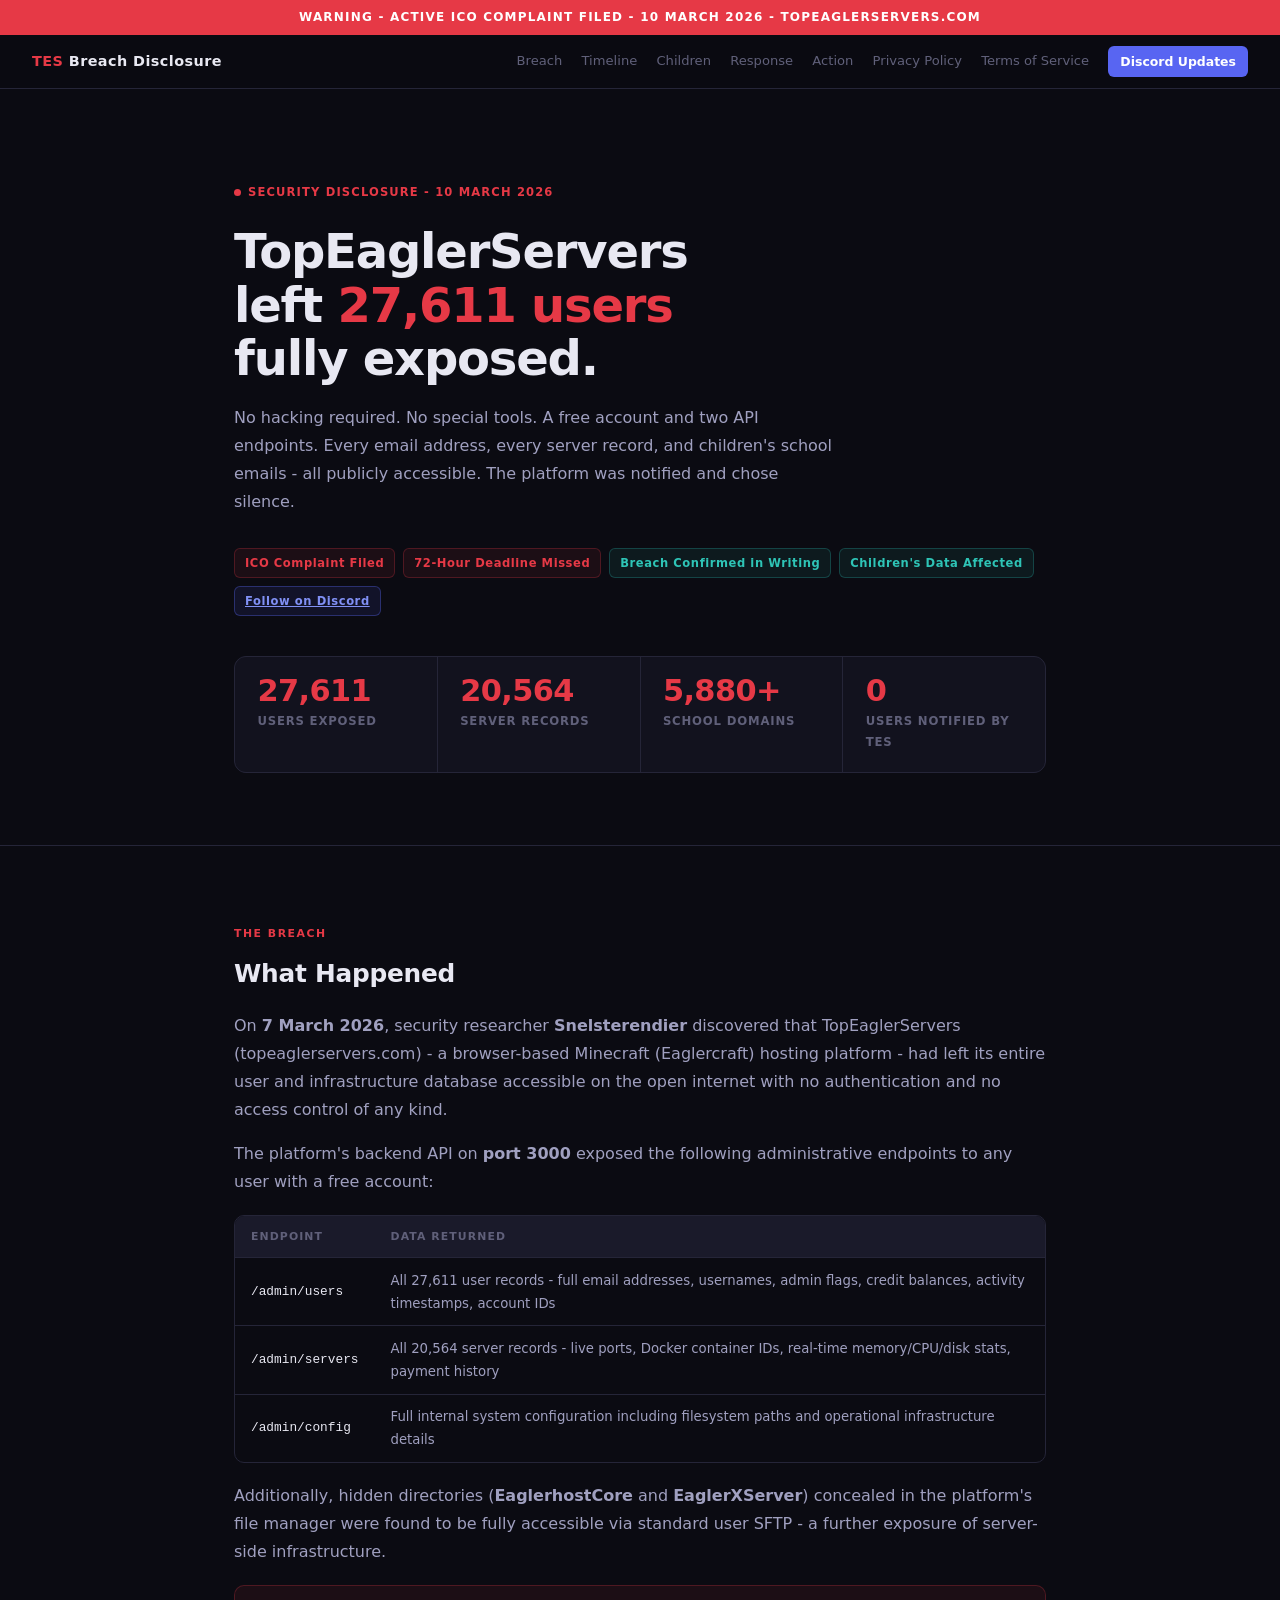
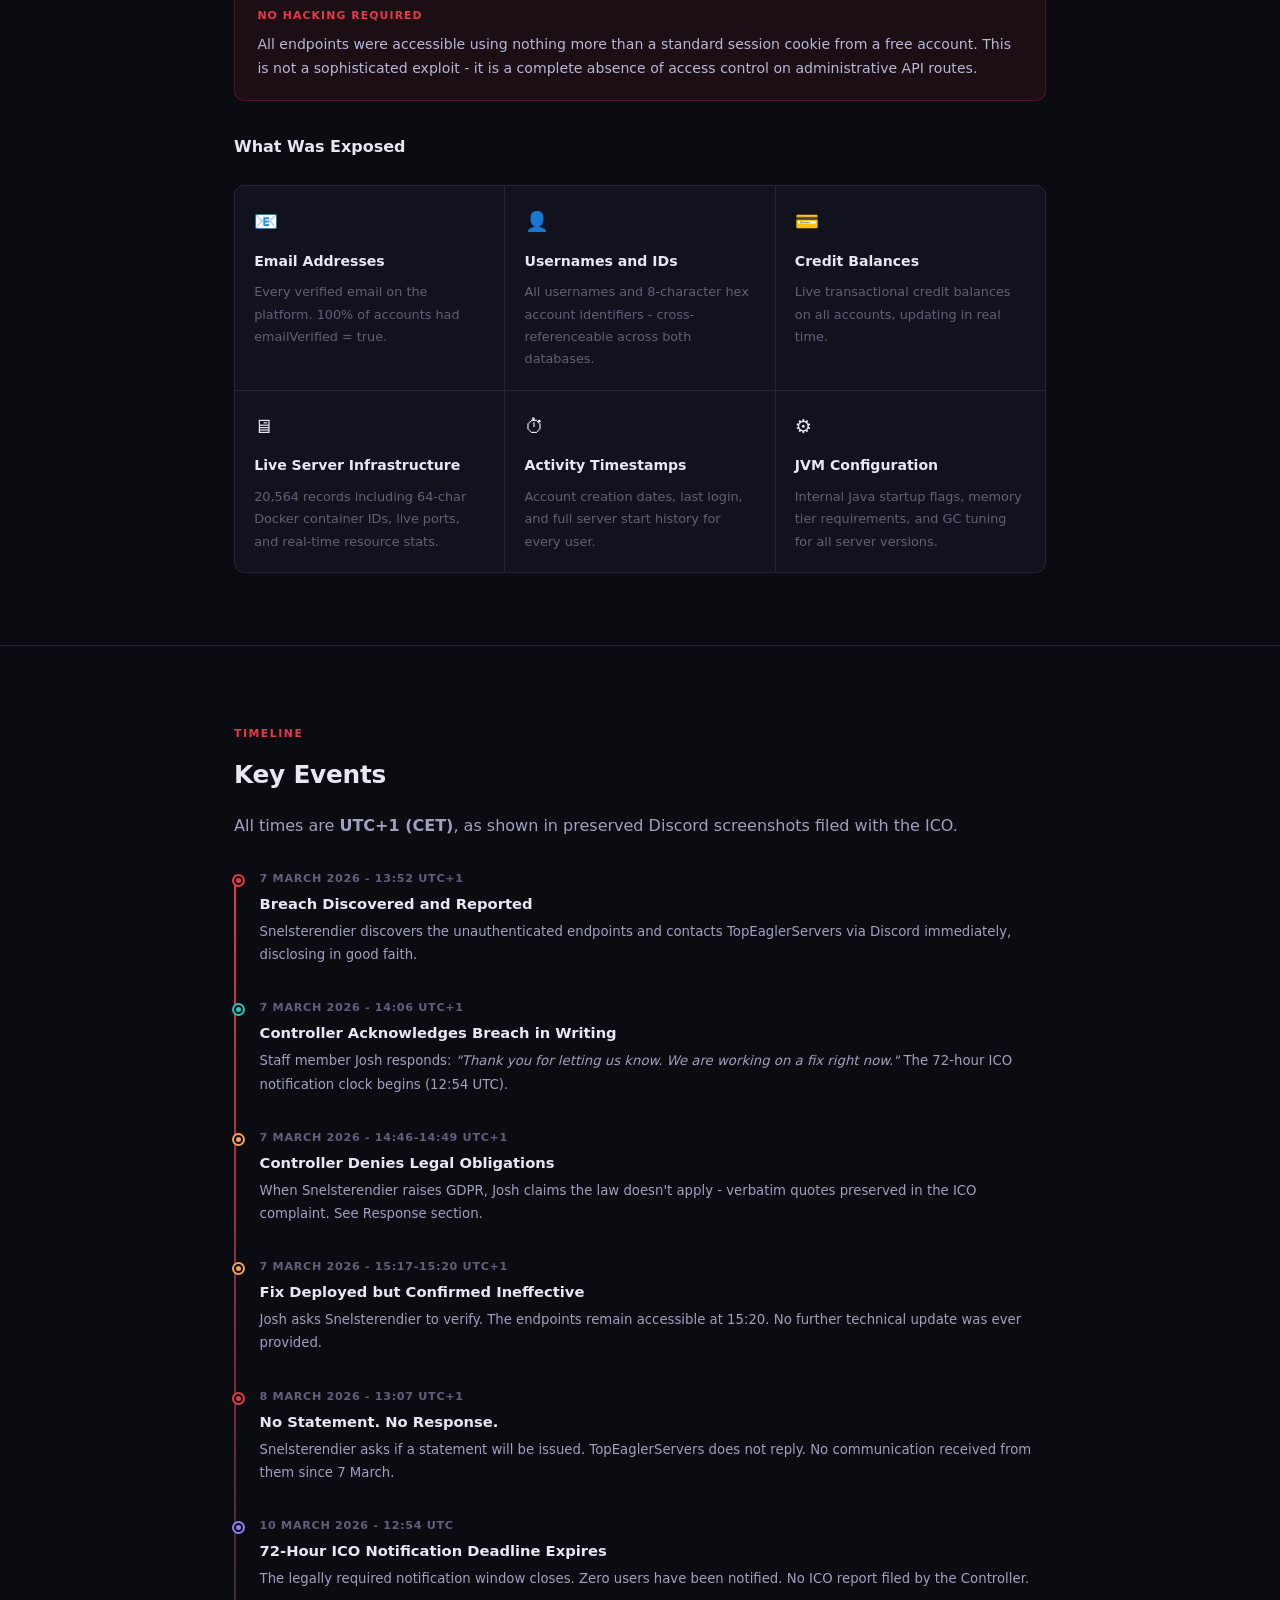
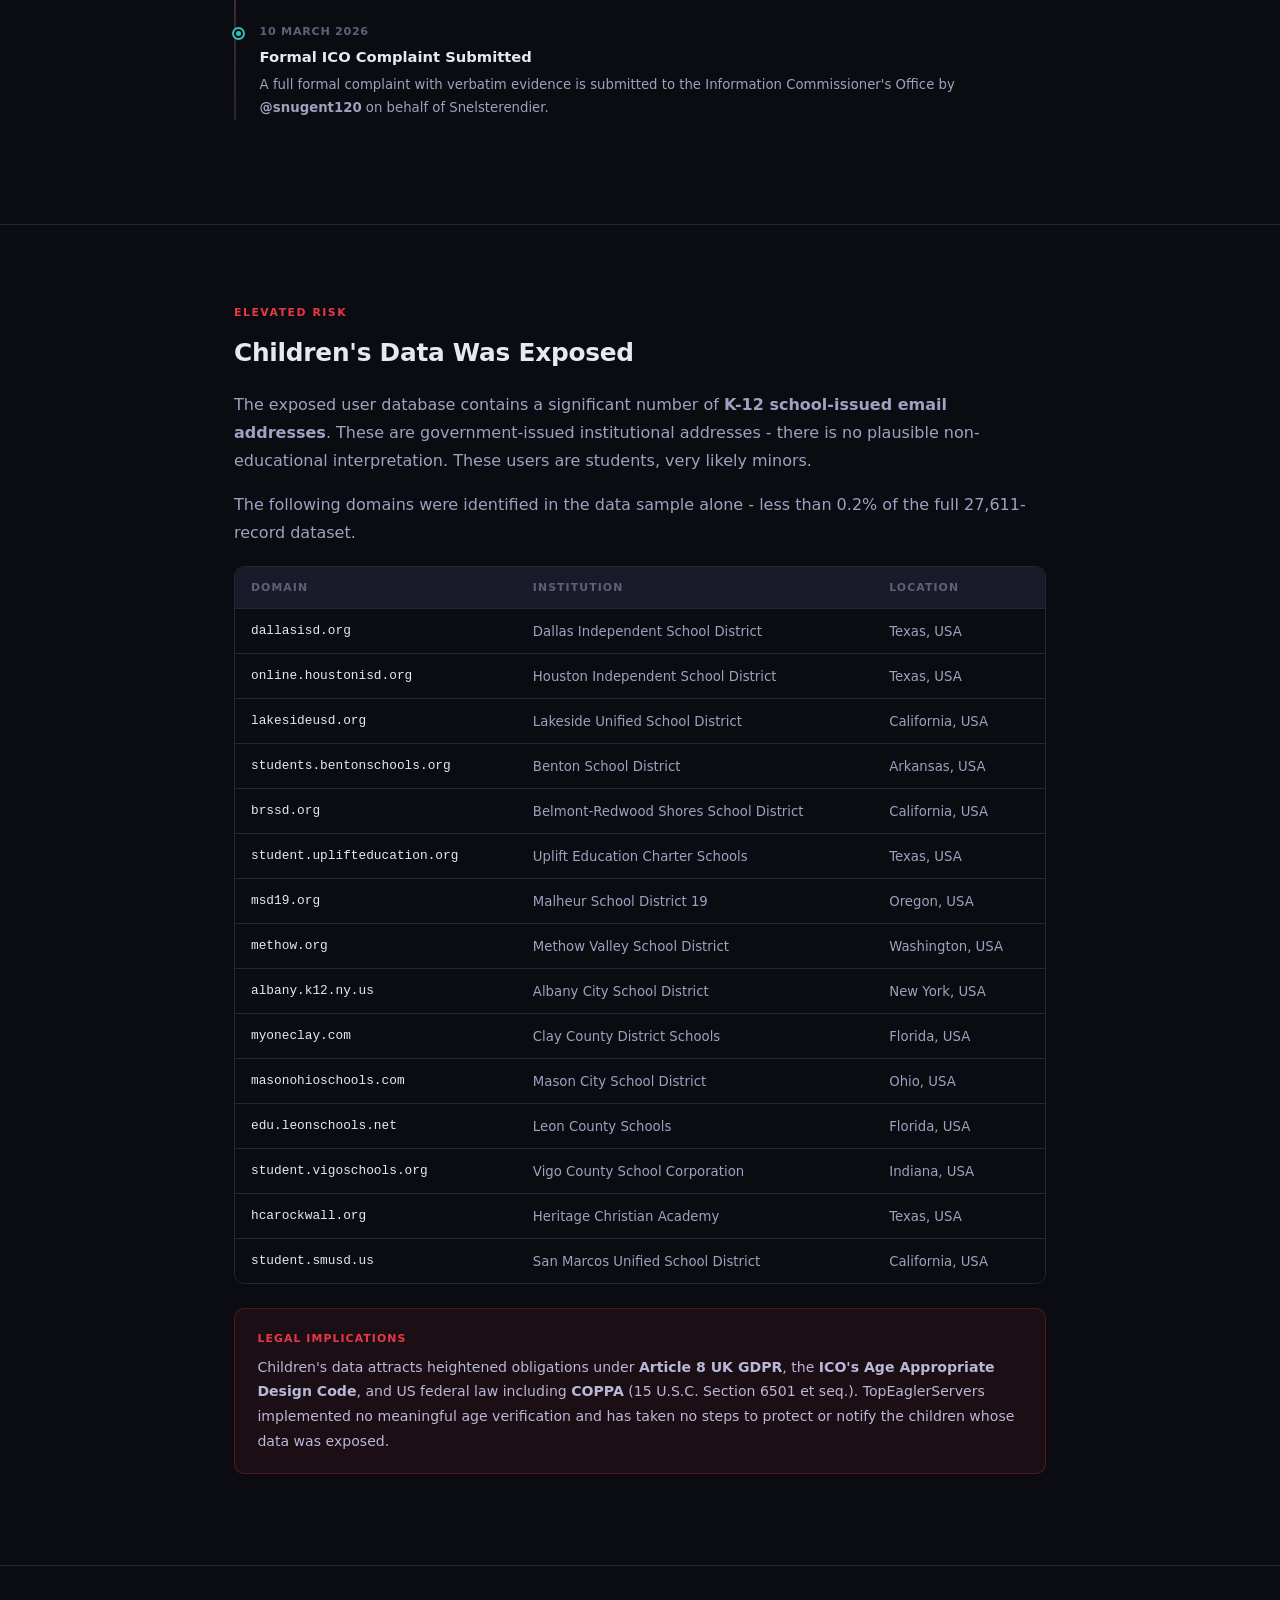
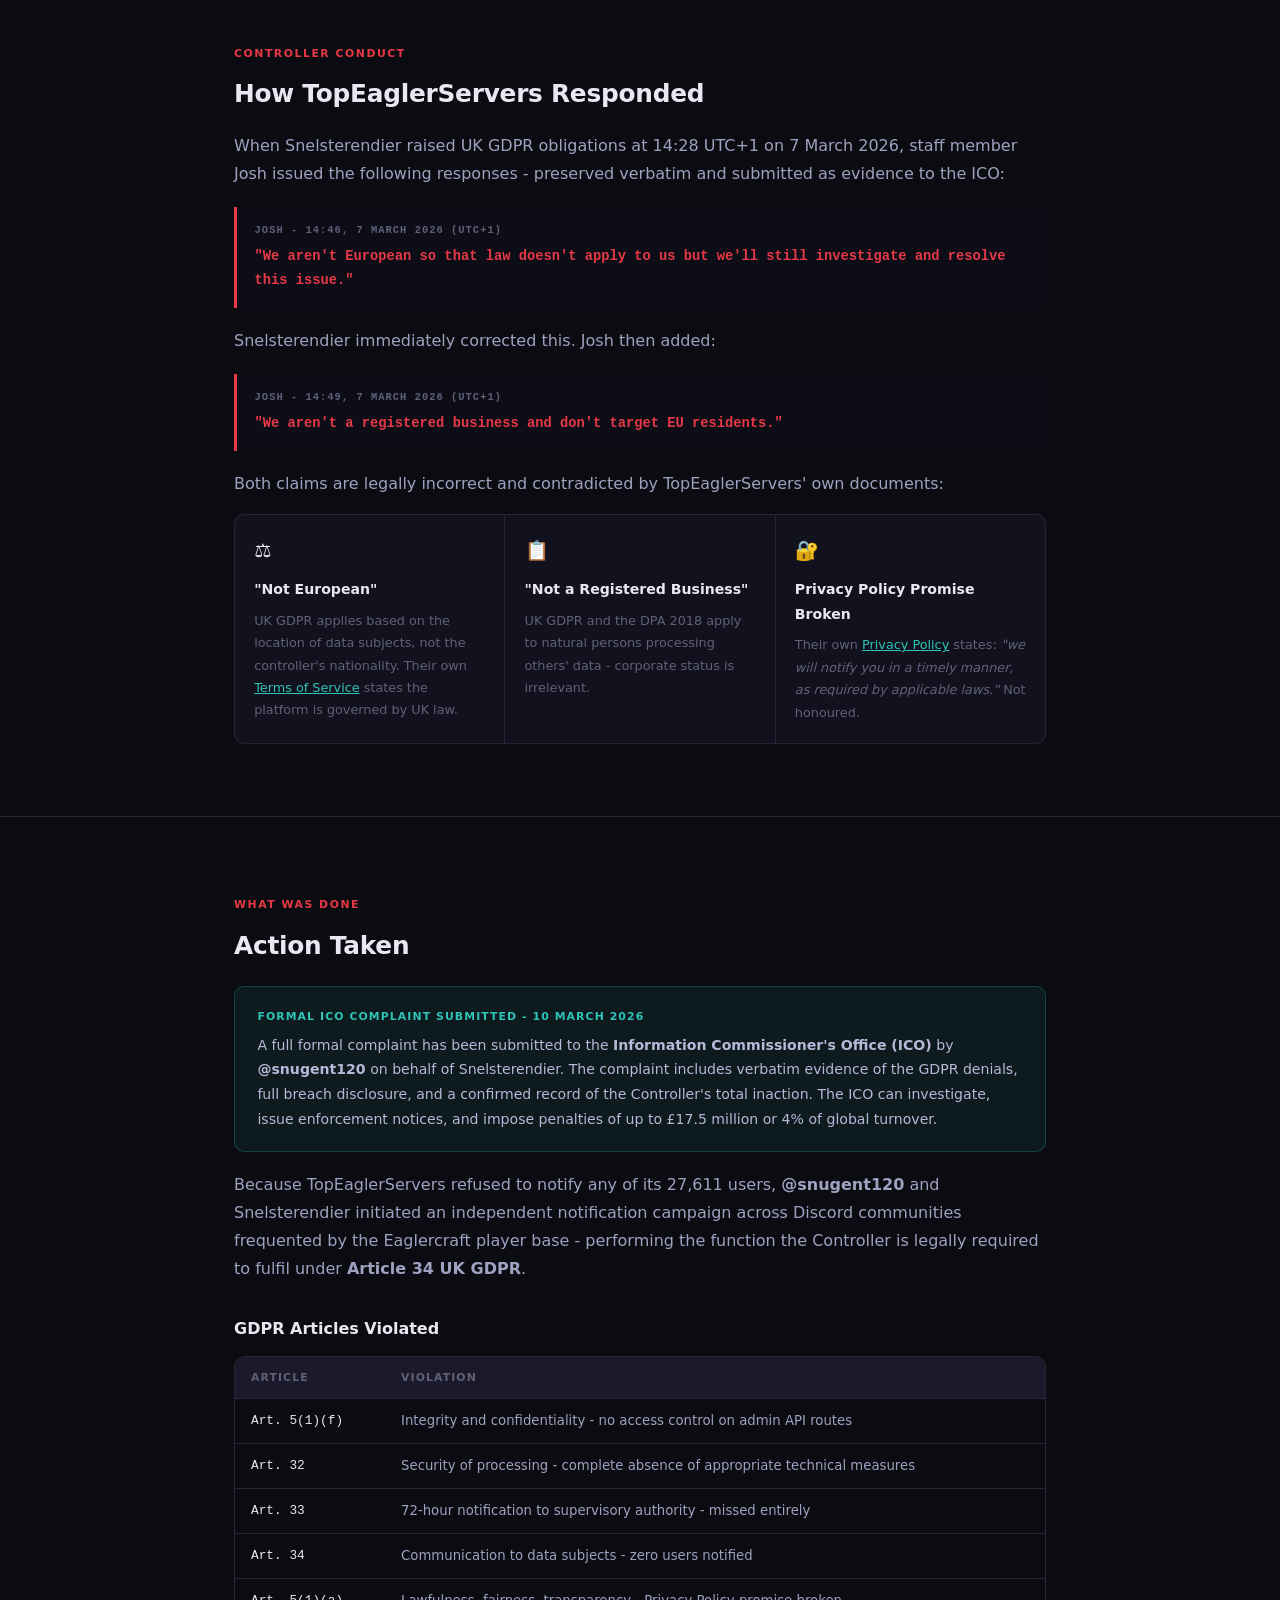
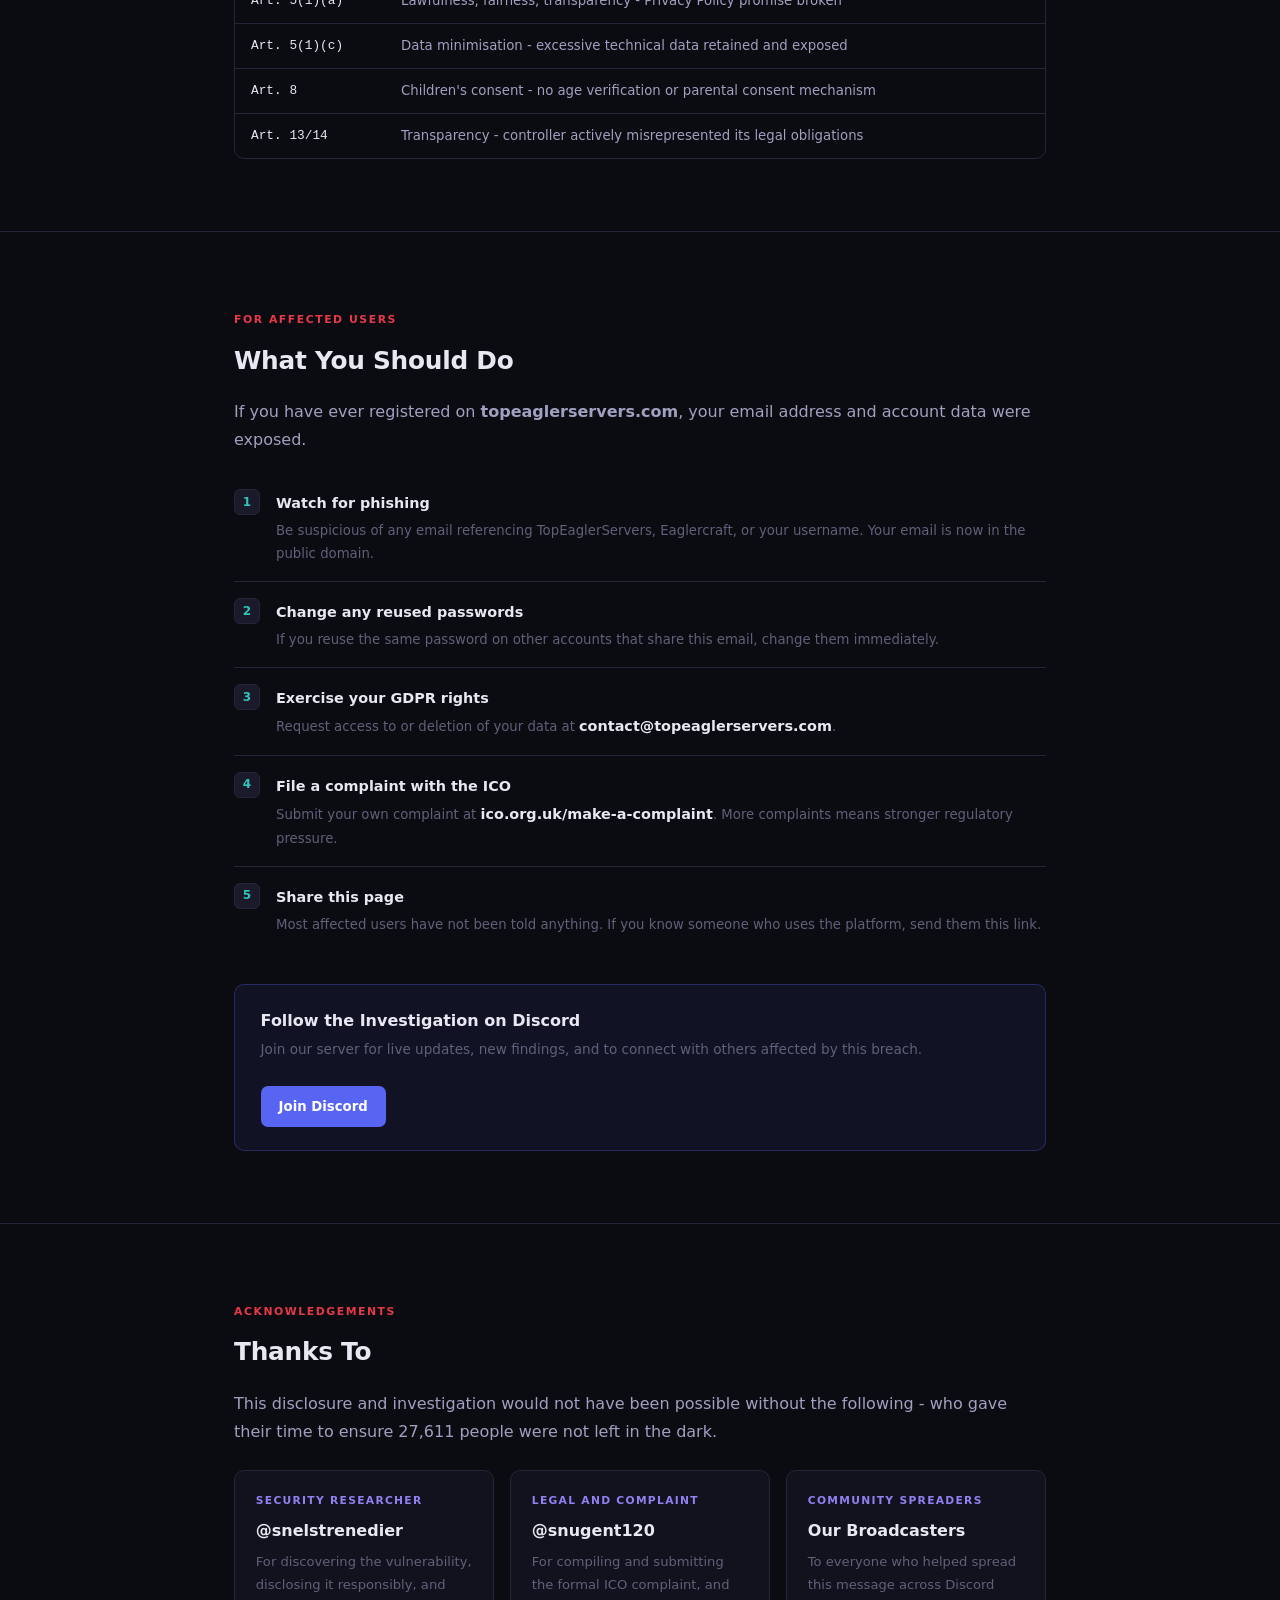
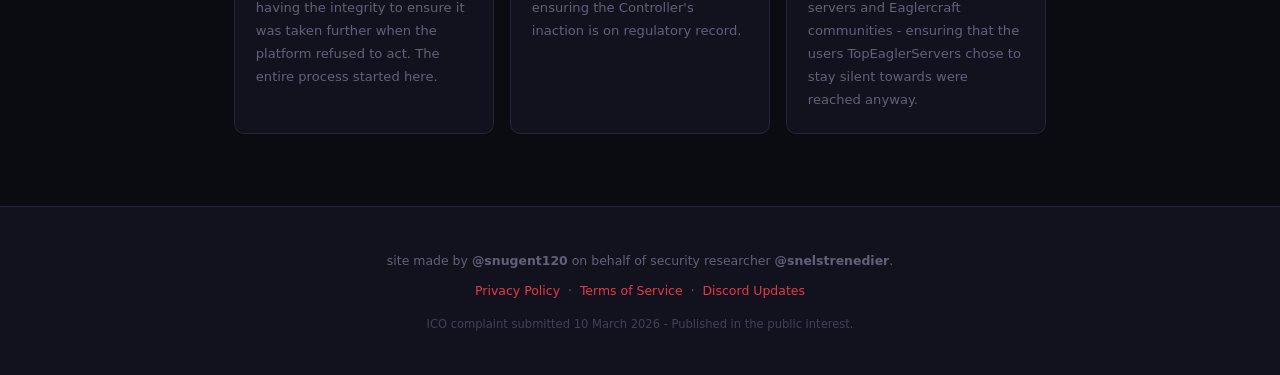
<file: index (2).html>
<!DOCTYPE html>
<html lang="en">
<head>
  <meta charset="UTF-8" />
  <meta name="viewport" content="width=device-width, initial-scale=1.0" />
  <title>TopEaglerServers Data Breach - Public Disclosure</title>
  <link rel="stylesheet" href="style.css" />
</head>
<body>

<div class="alert-bar">Warning - Active ICO Complaint Filed - 10 March 2026 - topeaglerservers.com</div>

<nav>
  <a class="nav-brand" href="/">TES <span>Breach Disclosure</span></a>
  <button class="nav-menu-btn" id="menuBtn" aria-label="Toggle menu">&#9776;</button>
  <div class="nav-links" id="navLinks">
    <a href="#breach">Breach</a>
    <a href="#timeline">Timeline</a>
    <a href="#children">Children</a>
    <a href="#response">Response</a>
    <a href="#action">Action</a>
    <a href="/pp">Privacy Policy</a>
    <a href="/tos">Terms of Service</a>
    <a class="nav-discord" href="https://discord.gg/cSjUvGuJ5w" target="_blank" rel="noopener">Discord Updates</a>
  </div>
</nav>

<div class="hero">
  <div class="wrap">
    <div class="live-badge"><span class="live-dot"></span> Security Disclosure - 10 March 2026</div>
    <h1>TopEaglerServers<br/>left <em>27,611 users</em><br/>fully exposed.</h1>
    <p class="hero-sub">
      No hacking required. No special tools. A free account and two API endpoints.
      Every email address, every server record, and children's school emails -
      all publicly accessible. The platform was notified and chose silence.
    </p>
    <div class="tags">
      <span class="tag tag-red">ICO Complaint Filed</span>
      <span class="tag tag-red">72-Hour Deadline Missed</span>
      <span class="tag tag-teal">Breach Confirmed in Writing</span>
      <span class="tag tag-teal">Children's Data Affected</span>
      <a class="tag tag-discord" href="https://discord.gg/cSjUvGuJ5w" target="_blank" rel="noopener">Follow on Discord</a>
    </div>
    <div class="stat-row">
      <div class="stat"><div class="n">27,611</div><div class="d">Users Exposed</div></div>
      <div class="stat"><div class="n">20,564</div><div class="d">Server Records</div></div>
      <div class="stat"><div class="n">5,880+</div><div class="d">School Domains</div></div>
      <div class="stat"><div class="n">0</div><div class="d">Users Notified by TES</div></div>
    </div>
  </div>
</div>

<section id="breach">
  <div class="wrap">
    <div class="section-label">The Breach</div>
    <h2>What Happened</h2>
    <p>On <strong>7 March 2026</strong>, security researcher <strong>Snelsterendier</strong> discovered that TopEaglerServers (topeaglerservers.com) - a browser-based Minecraft (Eaglercraft) hosting platform - had left its entire user and infrastructure database accessible on the open internet with no authentication and no access control of any kind.</p>
    <p>The platform's backend API on <strong>port 3000</strong> exposed the following administrative endpoints to any user with a free account:</p>

    <div class="table-wrap">
      <table>
        <thead><tr><th>Endpoint</th><th>Data Returned</th></tr></thead>
        <tbody>
          <tr><td class="mono">/admin/users</td><td>All 27,611 user records - full email addresses, usernames, admin flags, credit balances, activity timestamps, account IDs</td></tr>
          <tr><td class="mono">/admin/servers</td><td>All 20,564 server records - live ports, Docker container IDs, real-time memory/CPU/disk stats, payment history</td></tr>
          <tr><td class="mono">/admin/config</td><td>Full internal system configuration including filesystem paths and operational infrastructure details</td></tr>
        </tbody>
      </table>
    </div>

    <p style="margin-top:1.2rem;">Additionally, hidden directories (<strong>EaglerhostCore</strong> and <strong>EaglerXServer</strong>) concealed in the platform's file manager were found to be fully accessible via standard user SFTP - a further exposure of server-side infrastructure.</p>

    <div class="info-box red">
      <div class="box-label red">No Hacking Required</div>
      <p>All endpoints were accessible using nothing more than a standard session cookie from a free account. This is not a sophisticated exploit - it is a complete absence of access control on administrative API routes.</p>
    </div>

    <h3 style="margin-top:2rem;">What Was Exposed</h3>
    <div class="card-grid">
      <div class="card"><div class="card-icon">&#128231;</div><h3>Email Addresses</h3><p>Every verified email on the platform. 100% of accounts had emailVerified = true.</p></div>
      <div class="card"><div class="card-icon">&#128100;</div><h3>Usernames and IDs</h3><p>All usernames and 8-character hex account identifiers - cross-referenceable across both databases.</p></div>
      <div class="card"><div class="card-icon">&#128179;</div><h3>Credit Balances</h3><p>Live transactional credit balances on all accounts, updating in real time.</p></div>
      <div class="card"><div class="card-icon">&#128421;</div><h3>Live Server Infrastructure</h3><p>20,564 records including 64-char Docker container IDs, live ports, and real-time resource stats.</p></div>
      <div class="card"><div class="card-icon">&#9201;</div><h3>Activity Timestamps</h3><p>Account creation dates, last login, and full server start history for every user.</p></div>
      <div class="card"><div class="card-icon">&#9881;&#65039;</div><h3>JVM Configuration</h3><p>Internal Java startup flags, memory tier requirements, and GC tuning for all server versions.</p></div>
    </div>
  </div>
</section>

<section id="timeline">
  <div class="wrap">
    <div class="section-label">Timeline</div>
    <h2>Key Events</h2>
    <p>All times are <strong>UTC+1 (CET)</strong>, as shown in preserved Discord screenshots filed with the ICO.</p>
    <div class="timeline">
      <div class="tl">
        <div class="tl-t">7 March 2026 - 13:52 UTC+1</div>
        <div class="tl-h">Breach Discovered and Reported</div>
        <div class="tl-b">Snelsterendier discovers the unauthenticated endpoints and contacts TopEaglerServers via Discord immediately, disclosing in good faith.</div>
      </div>
      <div class="tl teal">
        <div class="tl-t">7 March 2026 - 14:06 UTC+1</div>
        <div class="tl-h">Controller Acknowledges Breach in Writing</div>
        <div class="tl-b">Staff member Josh responds: <em>"Thank you for letting us know. We are working on a fix right now."</em> The 72-hour ICO notification clock begins (12:54 UTC).</div>
      </div>
      <div class="tl amber">
        <div class="tl-t">7 March 2026 - 14:46-14:49 UTC+1</div>
        <div class="tl-h">Controller Denies Legal Obligations</div>
        <div class="tl-b">When Snelsterendier raises GDPR, Josh claims the law doesn't apply - verbatim quotes preserved in the ICO complaint. See Response section.</div>
      </div>
      <div class="tl amber">
        <div class="tl-t">7 March 2026 - 15:17-15:20 UTC+1</div>
        <div class="tl-h">Fix Deployed but Confirmed Ineffective</div>
        <div class="tl-b">Josh asks Snelsterendier to verify. The endpoints remain accessible at 15:20. No further technical update was ever provided.</div>
      </div>
      <div class="tl">
        <div class="tl-t">8 March 2026 - 13:07 UTC+1</div>
        <div class="tl-h">No Statement. No Response.</div>
        <div class="tl-b">Snelsterendier asks if a statement will be issued. TopEaglerServers does not reply. No communication received from them since 7 March.</div>
      </div>
      <div class="tl purple">
        <div class="tl-t">10 March 2026 - 12:54 UTC</div>
        <div class="tl-h">72-Hour ICO Notification Deadline Expires</div>
        <div class="tl-b">The legally required notification window closes. Zero users have been notified. No ICO report filed by the Controller.</div>
      </div>
      <div class="tl teal">
        <div class="tl-t">10 March 2026</div>
        <div class="tl-h">Formal ICO Complaint Submitted</div>
        <div class="tl-b">A full formal complaint with verbatim evidence is submitted to the Information Commissioner's Office by <strong>@snugent120</strong> on behalf of Snelsterendier.</div>
      </div>
    </div>
  </div>
</section>

<section id="children">
  <div class="wrap">
    <div class="section-label">Elevated Risk</div>
    <h2>Children's Data Was Exposed</h2>
    <p>The exposed user database contains a significant number of <strong>K-12 school-issued email addresses</strong>. These are government-issued institutional addresses - there is no plausible non-educational interpretation. These users are students, very likely minors.</p>
    <p>The following domains were identified in the data sample alone - less than 0.2% of the full 27,611-record dataset.</p>

    <div class="table-wrap">
      <table>
        <thead><tr><th>Domain</th><th>Institution</th><th>Location</th></tr></thead>
        <tbody>
          <tr><td class="mono">dallasisd.org</td><td>Dallas Independent School District</td><td>Texas, USA</td></tr>
          <tr><td class="mono">online.houstonisd.org</td><td>Houston Independent School District</td><td>Texas, USA</td></tr>
          <tr><td class="mono">lakesideusd.org</td><td>Lakeside Unified School District</td><td>California, USA</td></tr>
          <tr><td class="mono">students.bentonschools.org</td><td>Benton School District</td><td>Arkansas, USA</td></tr>
          <tr><td class="mono">brssd.org</td><td>Belmont-Redwood Shores School District</td><td>California, USA</td></tr>
          <tr><td class="mono">student.uplifteducation.org</td><td>Uplift Education Charter Schools</td><td>Texas, USA</td></tr>
          <tr><td class="mono">msd19.org</td><td>Malheur School District 19</td><td>Oregon, USA</td></tr>
          <tr><td class="mono">methow.org</td><td>Methow Valley School District</td><td>Washington, USA</td></tr>
          <tr><td class="mono">albany.k12.ny.us</td><td>Albany City School District</td><td>New York, USA</td></tr>
          <tr><td class="mono">myoneclay.com</td><td>Clay County District Schools</td><td>Florida, USA</td></tr>
          <tr><td class="mono">masonohioschools.com</td><td>Mason City School District</td><td>Ohio, USA</td></tr>
          <tr><td class="mono">edu.leonschools.net</td><td>Leon County Schools</td><td>Florida, USA</td></tr>
          <tr><td class="mono">student.vigoschools.org</td><td>Vigo County School Corporation</td><td>Indiana, USA</td></tr>
          <tr><td class="mono">hcarockwall.org</td><td>Heritage Christian Academy</td><td>Texas, USA</td></tr>
          <tr><td class="mono">student.smusd.us</td><td>San Marcos Unified School District</td><td>California, USA</td></tr>
        </tbody>
      </table>
    </div>

    <div class="info-box red" style="margin-top:1.5rem;">
      <div class="box-label red">Legal Implications</div>
      <p>Children's data attracts heightened obligations under <strong>Article 8 UK GDPR</strong>, the <strong>ICO's Age Appropriate Design Code</strong>, and US federal law including <strong>COPPA</strong> (15 U.S.C. Section 6501 et seq.). TopEaglerServers implemented no meaningful age verification and has taken no steps to protect or notify the children whose data was exposed.</p>
    </div>
  </div>
</section>

<section id="response">
  <div class="wrap">
    <div class="section-label">Controller Conduct</div>
    <h2>How TopEaglerServers Responded</h2>
    <p>When Snelsterendier raised UK GDPR obligations at 14:28 UTC+1 on 7 March 2026, staff member Josh issued the following responses - preserved verbatim and submitted as evidence to the ICO:</p>

    <div class="quote">
      <div class="who">Josh - 14:46, 7 March 2026 (UTC+1)</div>
      <span class="em-red">"We aren't European so that law doesn't apply to us but we'll still investigate and resolve this issue."</span>
    </div>

    <p>Snelsterendier immediately corrected this. Josh then added:</p>

    <div class="quote">
      <div class="who">Josh - 14:49, 7 March 2026 (UTC+1)</div>
      <span class="em-red">"We aren't a registered business and don't target EU residents."</span>
    </div>

    <p>Both claims are legally incorrect and contradicted by TopEaglerServers' own documents:</p>
    <div class="card-grid" style="margin-top:1rem;">
      <div class="card">
        <div class="card-icon">&#9878;&#65039;</div>
        <h3>"Not European"</h3>
        <p>UK GDPR applies based on the location of data subjects, not the controller's nationality. Their own <a href="/tos">Terms of Service</a> states the platform is governed by UK law.</p>
      </div>
      <div class="card">
        <div class="card-icon">&#128203;</div>
        <h3>"Not a Registered Business"</h3>
        <p>UK GDPR and the DPA 2018 apply to natural persons processing others' data - corporate status is irrelevant.</p>
      </div>
      <div class="card">
        <div class="card-icon">&#128272;</div>
        <h3>Privacy Policy Promise Broken</h3>
        <p>Their own <a href="/pp">Privacy Policy</a> states: <em>"we will notify you in a timely manner, as required by applicable laws."</em> Not honoured.</p>
      </div>
    </div>
  </div>
</section>

<section id="action">
  <div class="wrap">
    <div class="section-label">What Was Done</div>
    <h2>Action Taken</h2>

    <div class="info-box teal">
      <div class="box-label teal">Formal ICO Complaint Submitted - 10 March 2026</div>
      <p>A full formal complaint has been submitted to the <strong>Information Commissioner's Office (ICO)</strong> by <strong>@snugent120</strong> on behalf of Snelsterendier. The complaint includes verbatim evidence of the GDPR denials, full breach disclosure, and a confirmed record of the Controller's total inaction. The ICO can investigate, issue enforcement notices, and impose penalties of up to £17.5 million or 4% of global turnover.</p>
    </div>

    <p style="margin-top:1.2rem;">Because TopEaglerServers refused to notify any of its 27,611 users, <strong>@snugent120</strong> and Snelsterendier initiated an independent notification campaign across Discord communities frequented by the Eaglercraft player base - performing the function the Controller is legally required to fulfil under <strong>Article 34 UK GDPR</strong>.</p>

    <h3 style="margin-top:2rem;">GDPR Articles Violated</h3>
    <div class="table-wrap" style="margin-top:0.8rem;">
      <table>
        <thead><tr><th>Article</th><th>Violation</th></tr></thead>
        <tbody>
          <tr><td class="mono">Art. 5(1)(f)</td><td>Integrity and confidentiality - no access control on admin API routes</td></tr>
          <tr><td class="mono">Art. 32</td><td>Security of processing - complete absence of appropriate technical measures</td></tr>
          <tr><td class="mono">Art. 33</td><td>72-hour notification to supervisory authority - missed entirely</td></tr>
          <tr><td class="mono">Art. 34</td><td>Communication to data subjects - zero users notified</td></tr>
          <tr><td class="mono">Art. 5(1)(a)</td><td>Lawfulness, fairness, transparency - Privacy Policy promise broken</td></tr>
          <tr><td class="mono">Art. 5(1)(c)</td><td>Data minimisation - excessive technical data retained and exposed</td></tr>
          <tr><td class="mono">Art. 8</td><td>Children's consent - no age verification or parental consent mechanism</td></tr>
          <tr><td class="mono">Art. 13/14</td><td>Transparency - controller actively misrepresented its legal obligations</td></tr>
        </tbody>
      </table>
    </div>
  </div>
</section>

<section id="do">
  <div class="wrap">
    <div class="section-label">For Affected Users</div>
    <h2>What You Should Do</h2>
    <p>If you have ever registered on <strong>topeaglerservers.com</strong>, your email address and account data were exposed.</p>
    <ul class="step-list">
      <li>
        <div class="step-n">1</div>
        <div class="step-body"><strong>Watch for phishing</strong><p>Be suspicious of any email referencing TopEaglerServers, Eaglercraft, or your username. Your email is now in the public domain.</p></div>
      </li>
      <li>
        <div class="step-n">2</div>
        <div class="step-body"><strong>Change any reused passwords</strong><p>If you reuse the same password on other accounts that share this email, change them immediately.</p></div>
      </li>
      <li>
        <div class="step-n">3</div>
        <div class="step-body"><strong>Exercise your GDPR rights</strong><p>Request access to or deletion of your data at <strong>contact@topeaglerservers.com</strong>.</p></div>
      </li>
      <li>
        <div class="step-n">4</div>
        <div class="step-body"><strong>File a complaint with the ICO</strong><p>Submit your own complaint at <strong>ico.org.uk/make-a-complaint</strong>. More complaints means stronger regulatory pressure.</p></div>
      </li>
      <li>
        <div class="step-n">5</div>
        <div class="step-body"><strong>Share this page</strong><p>Most affected users have not been told anything. If you know someone who uses the platform, send them this link.</p></div>
      </li>
    </ul>

    <div class="discord-cta">
      <div class="discord-cta-text">
        <strong>Follow the Investigation on Discord</strong>
        <p>Join our server for live updates, new findings, and to connect with others affected by this breach.</p>
      </div>
      <a class="discord-btn" href="https://discord.gg/cSjUvGuJ5w" target="_blank" rel="noopener">Join Discord</a>
    </div>
  </div>
</section>

<section id="thanks">
  <div class="wrap">
    <div class="section-label">Acknowledgements</div>
    <h2>Thanks To</h2>
    <p>This disclosure and investigation would not have been possible without the following - who gave their time to ensure 27,611 people were not left in the dark.</p>
    <div class="thanks-grid">
      <div class="thanks-card">
        <div class="role">Security Researcher</div>
        <div class="name">@snelstrenedier</div>
        <p>For discovering the vulnerability, disclosing it responsibly, and having the integrity to ensure it was taken further when the platform refused to act. The entire process started here.</p>
      </div>
      <div class="thanks-card">
        <div class="role">Legal and Complaint</div>
        <div class="name">@snugent120</div>
        <p>For compiling and submitting the formal ICO complaint, and ensuring the Controller's inaction is on regulatory record.</p>
      </div>
      <div class="thanks-card">
        <div class="role">Community Spreaders</div>
        <div class="name">Our Broadcasters</div>
        <p>To everyone who helped spread this message across Discord servers and Eaglercraft communities - ensuring that the users TopEaglerServers chose to stay silent towards were reached anyway.</p>
      </div>
    </div>
  </div>
</section>

<footer>
  <div class="wrap">
    <p>site made by <strong>@snugent120</strong> on behalf of security researcher <strong>@snelstrenedier</strong>.</p>
    <p style="margin-top:0.5rem;">
      <a href="/pp">Privacy Policy</a> &nbsp;&#183;&nbsp;
      <a href="/tos">Terms of Service</a> &nbsp;&#183;&nbsp;
      <a href="https://discord.gg/cSjUvGuJ5w" target="_blank" rel="noopener">Discord Updates</a>
    </p>
    <p style="margin-top:0.8rem; font-size:0.72rem; color:#40405a;">ICO complaint submitted 10 March 2026 - Published in the public interest.</p>
  </div>
</footer>

<script src="script.js"></script>
</body>
</html>
</file>
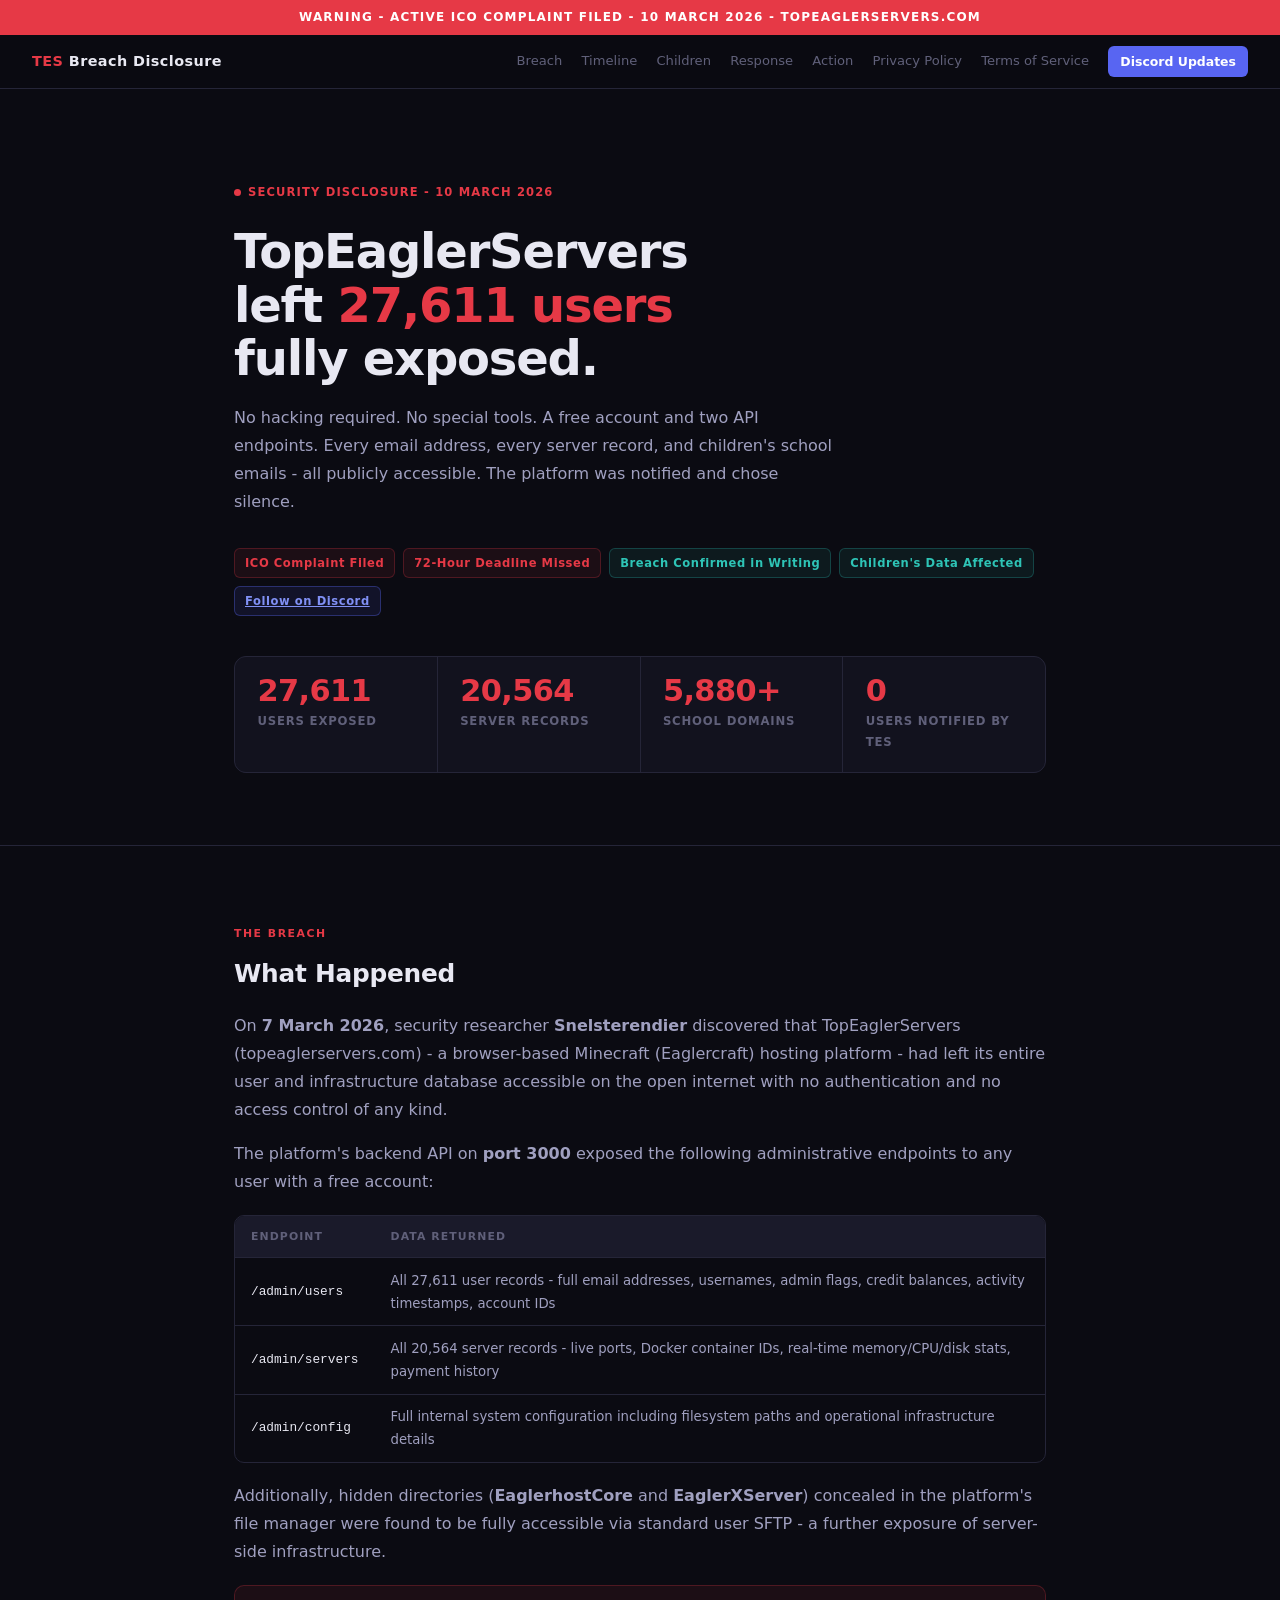
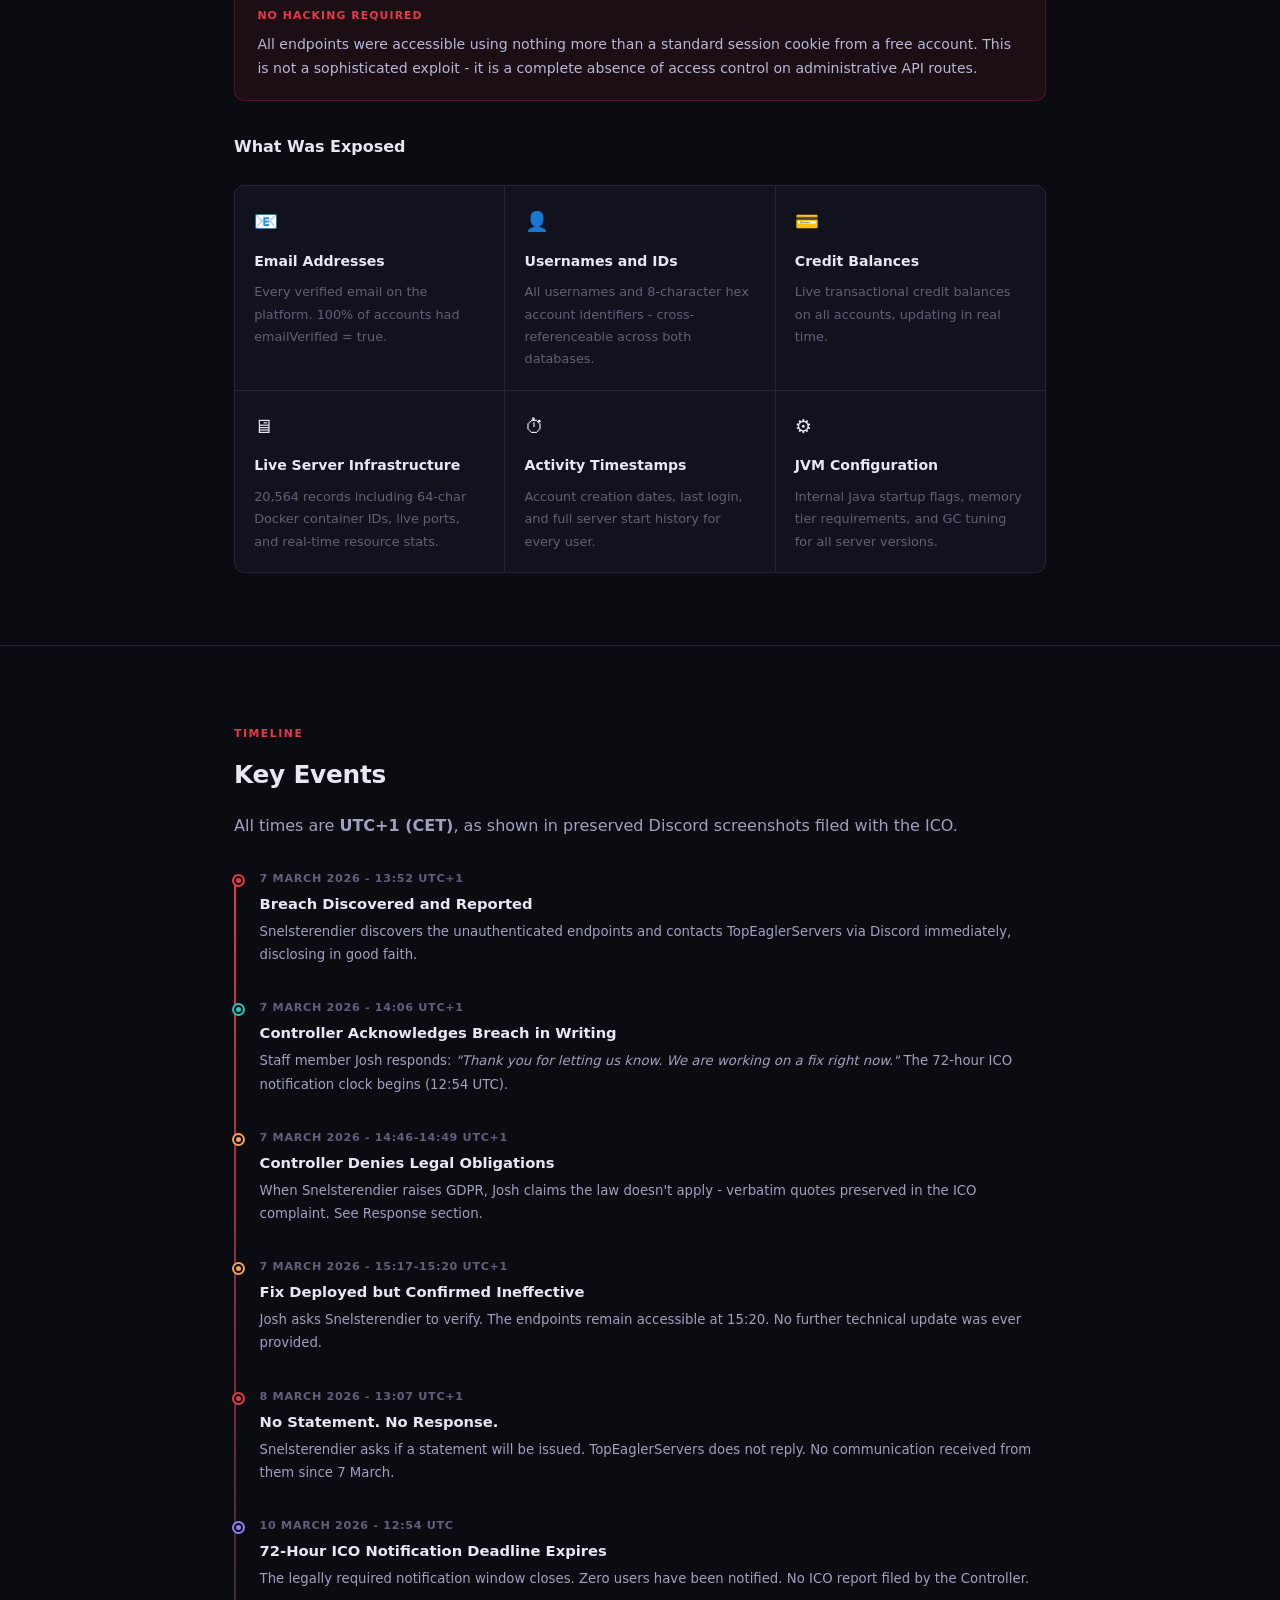
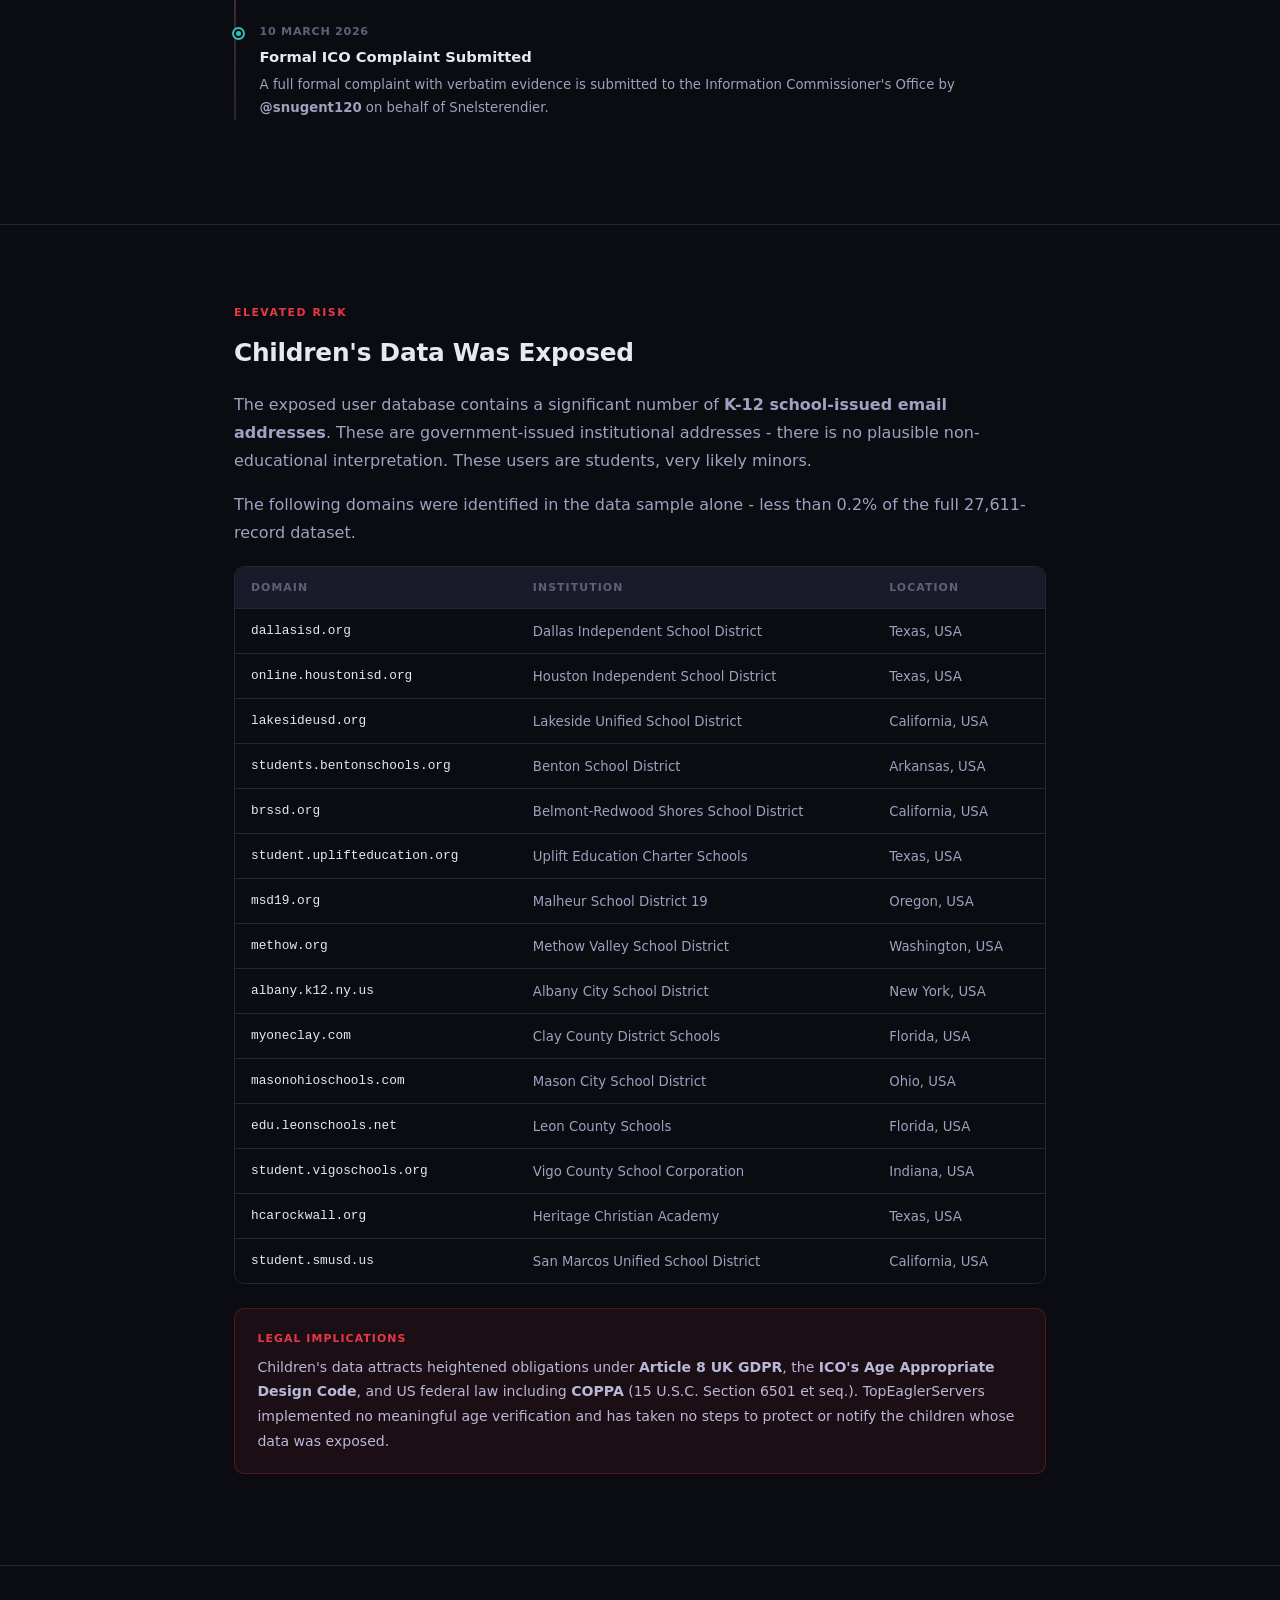
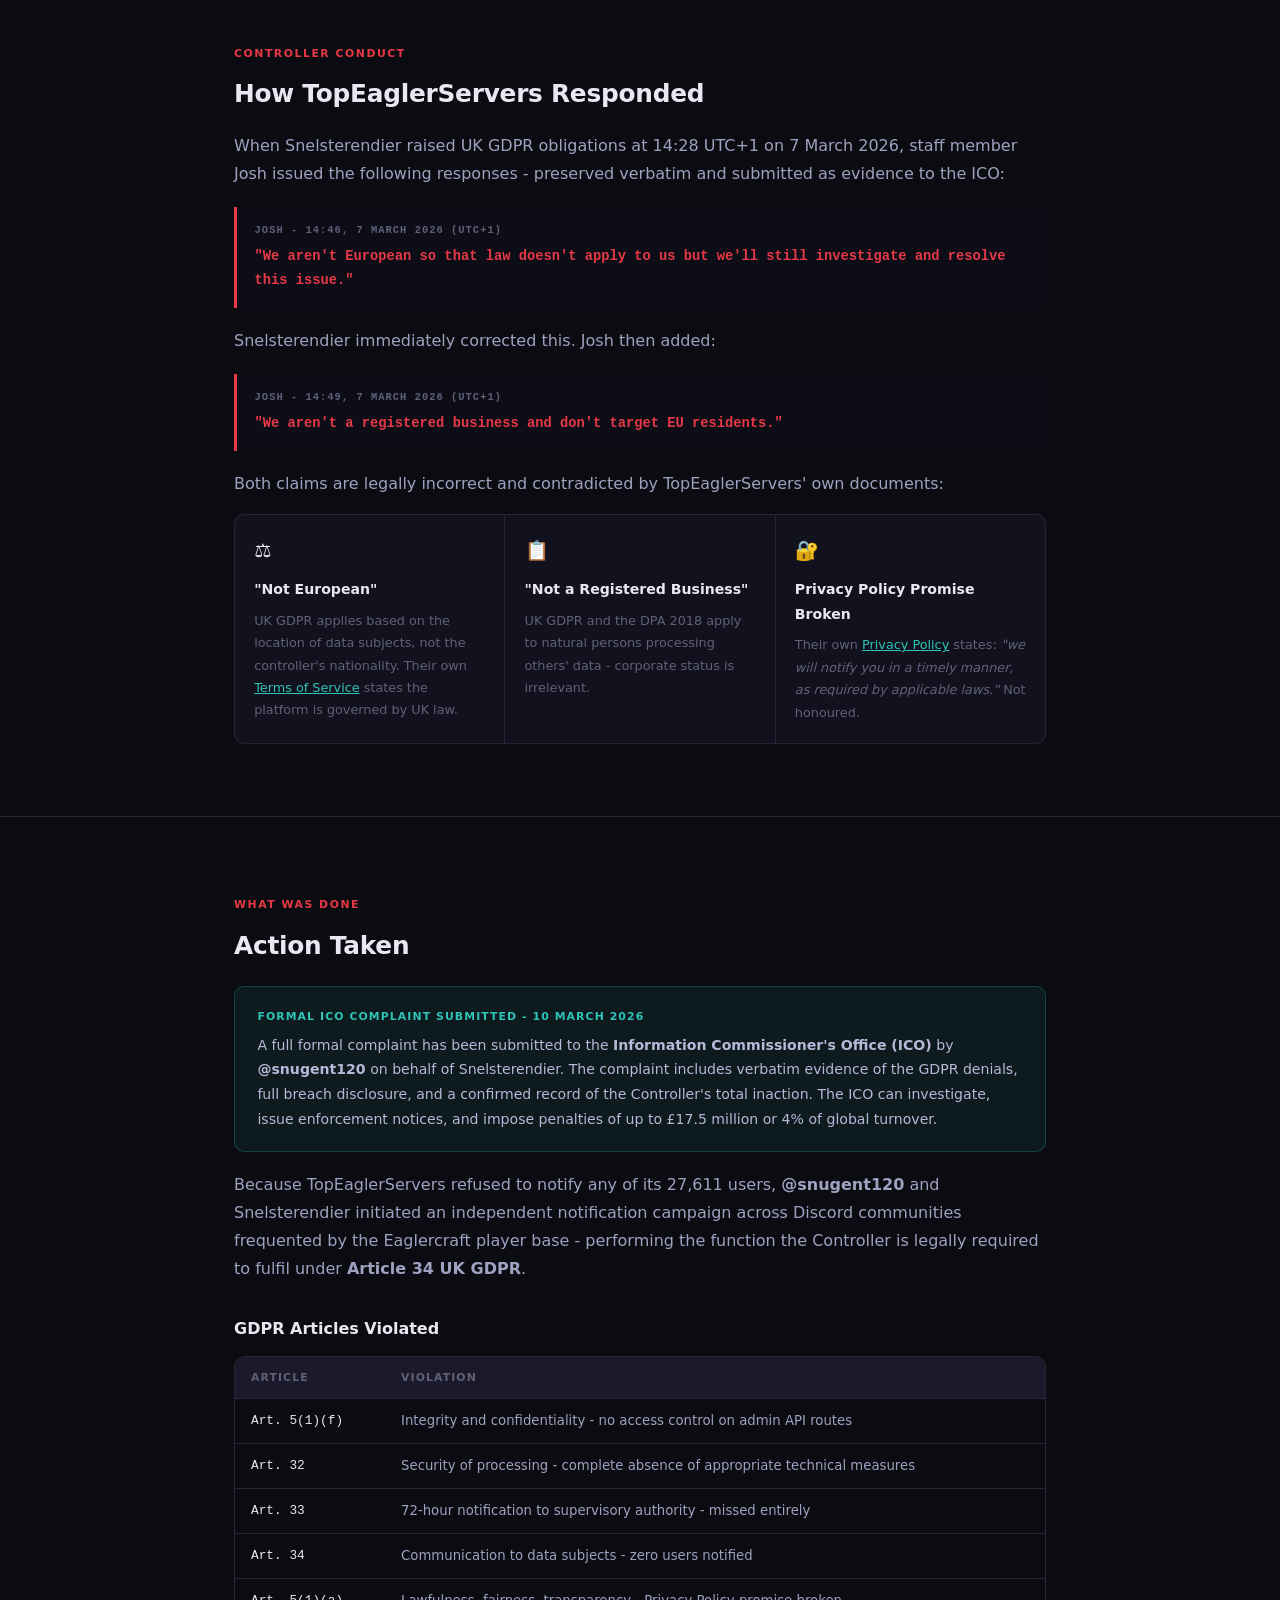
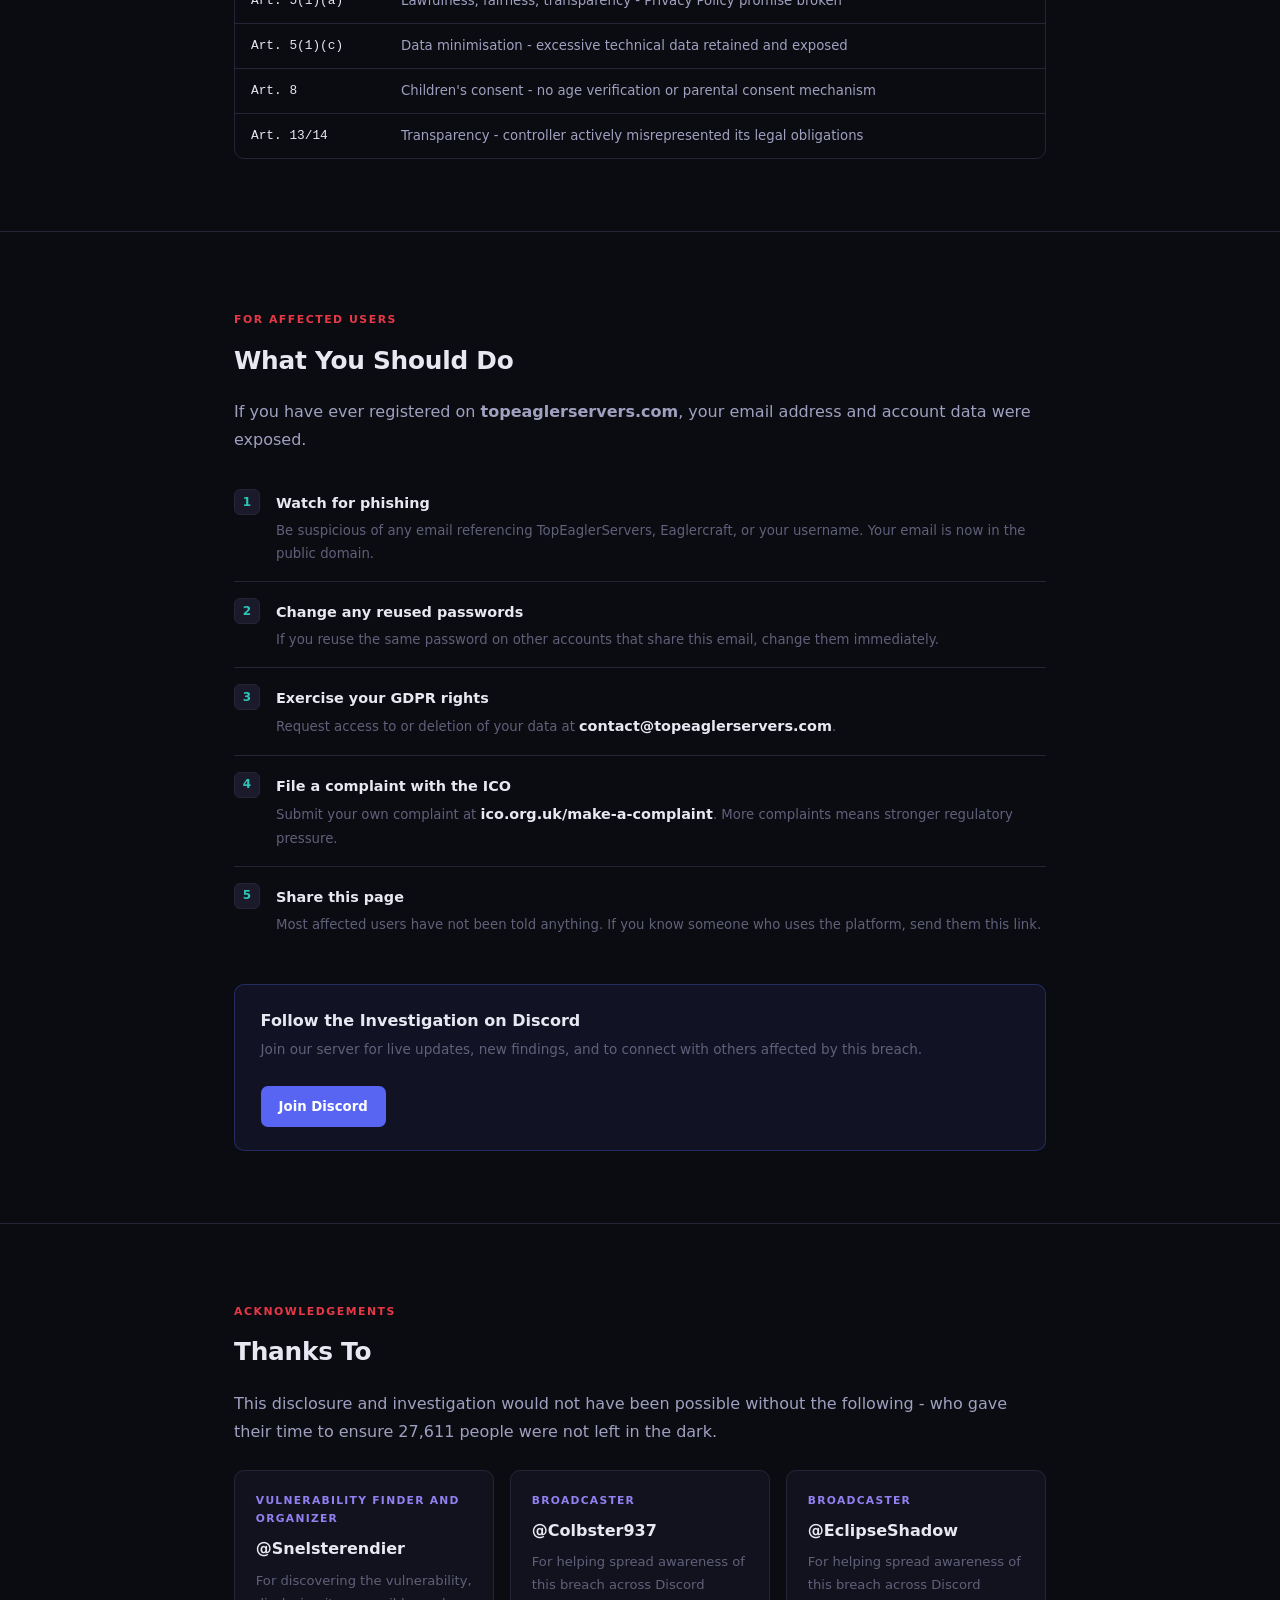
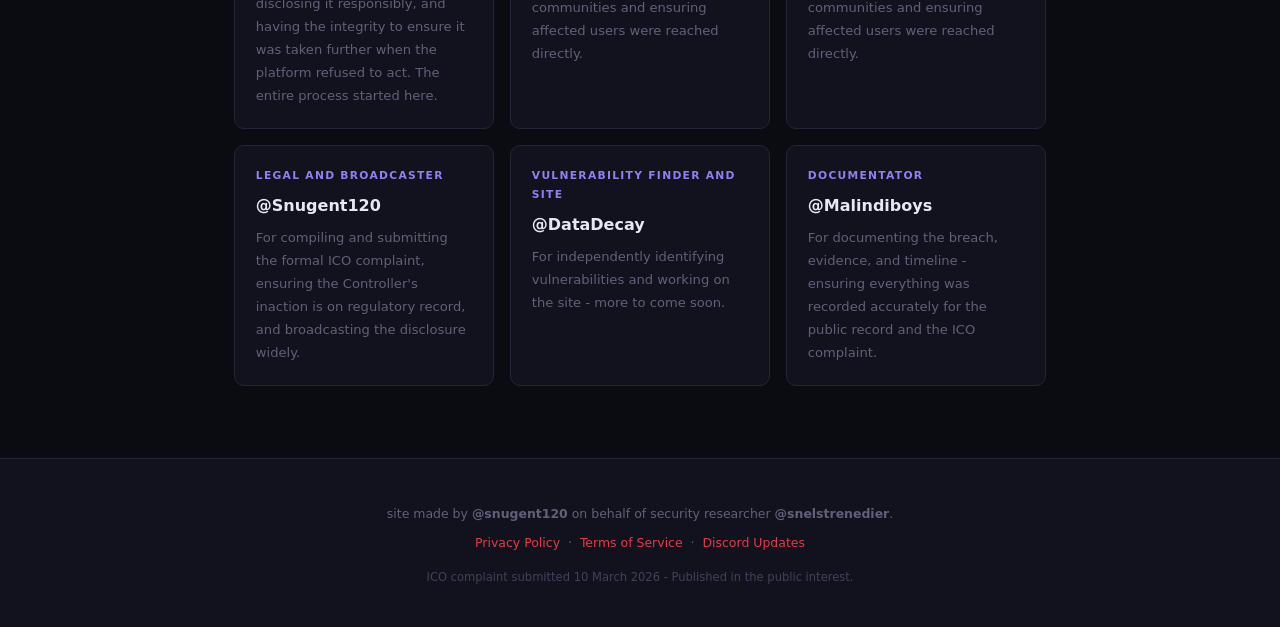
<file: index .html>
<!DOCTYPE html>
<html lang="en">
<head>
  <meta charset="UTF-8" />
  <meta name="viewport" content="width=device-width, initial-scale=1.0" />
  <title>TopEaglerServers Data Breach - Public Disclosure</title>
  <link rel="stylesheet" href="style.css" />
</head>
<body>

<div class="alert-bar">Warning - Active ICO Complaint Filed - 10 March 2026 - topeaglerservers.com</div>

<nav>
  <a class="nav-brand" href="/">TES <span>Breach Disclosure</span></a>
  <button class="nav-menu-btn" id="menuBtn" aria-label="Toggle menu">&#9776;</button>
  <div class="nav-links" id="navLinks">
    <a href="#breach">Breach</a>
    <a href="#timeline">Timeline</a>
    <a href="#children">Children</a>
    <a href="#response">Response</a>
    <a href="#action">Action</a>
    <a href="/pp">Privacy Policy</a>
    <a href="/tos">Terms of Service</a>
    <a class="nav-discord" href="https://discord.gg/cSjUvGuJ5w" target="_blank" rel="noopener">Discord Updates</a>
  </div>
</nav>

<div class="hero">
  <div class="wrap">
    <div class="live-badge"><span class="live-dot"></span> Security Disclosure - 10 March 2026</div>
    <h1>TopEaglerServers<br/>left <em>27,611 users</em><br/>fully exposed.</h1>
    <p class="hero-sub">
      No hacking required. No special tools. A free account and two API endpoints.
      Every email address, every server record, and children's school emails -
      all publicly accessible. The platform was notified and chose silence.
    </p>
    <div class="tags">
      <span class="tag tag-red">ICO Complaint Filed</span>
      <span class="tag tag-red">72-Hour Deadline Missed</span>
      <span class="tag tag-teal">Breach Confirmed in Writing</span>
      <span class="tag tag-teal">Children's Data Affected</span>
      <a class="tag tag-discord" href="https://discord.gg/cSjUvGuJ5w" target="_blank" rel="noopener">Follow on Discord</a>
    </div>
    <div class="stat-row">
      <div class="stat"><div class="n">27,611</div><div class="d">Users Exposed</div></div>
      <div class="stat"><div class="n">20,564</div><div class="d">Server Records</div></div>
      <div class="stat"><div class="n">5,880+</div><div class="d">School Domains</div></div>
      <div class="stat"><div class="n">0</div><div class="d">Users Notified by TES</div></div>
    </div>
  </div>
</div>

<section id="breach">
  <div class="wrap">
    <div class="section-label">The Breach</div>
    <h2>What Happened</h2>
    <p>On <strong>7 March 2026</strong>, security researcher <strong>Snelsterendier</strong> discovered that TopEaglerServers (topeaglerservers.com) - a browser-based Minecraft (Eaglercraft) hosting platform - had left its entire user and infrastructure database accessible on the open internet with no authentication and no access control of any kind.</p>
    <p>The platform's backend API on <strong>port 3000</strong> exposed the following administrative endpoints to any user with a free account:</p>

    <div class="table-wrap">
      <table>
        <thead><tr><th>Endpoint</th><th>Data Returned</th></tr></thead>
        <tbody>
          <tr><td class="mono">/admin/users</td><td>All 27,611 user records - full email addresses, usernames, admin flags, credit balances, activity timestamps, account IDs</td></tr>
          <tr><td class="mono">/admin/servers</td><td>All 20,564 server records - live ports, Docker container IDs, real-time memory/CPU/disk stats, payment history</td></tr>
          <tr><td class="mono">/admin/config</td><td>Full internal system configuration including filesystem paths and operational infrastructure details</td></tr>
        </tbody>
      </table>
    </div>

    <p style="margin-top:1.2rem;">Additionally, hidden directories (<strong>EaglerhostCore</strong> and <strong>EaglerXServer</strong>) concealed in the platform's file manager were found to be fully accessible via standard user SFTP - a further exposure of server-side infrastructure.</p>

    <div class="info-box red">
      <div class="box-label red">No Hacking Required</div>
      <p>All endpoints were accessible using nothing more than a standard session cookie from a free account. This is not a sophisticated exploit - it is a complete absence of access control on administrative API routes.</p>
    </div>

    <h3 style="margin-top:2rem;">What Was Exposed</h3>
    <div class="card-grid">
      <div class="card"><div class="card-icon">&#128231;</div><h3>Email Addresses</h3><p>Every verified email on the platform. 100% of accounts had emailVerified = true.</p></div>
      <div class="card"><div class="card-icon">&#128100;</div><h3>Usernames and IDs</h3><p>All usernames and 8-character hex account identifiers - cross-referenceable across both databases.</p></div>
      <div class="card"><div class="card-icon">&#128179;</div><h3>Credit Balances</h3><p>Live transactional credit balances on all accounts, updating in real time.</p></div>
      <div class="card"><div class="card-icon">&#128421;</div><h3>Live Server Infrastructure</h3><p>20,564 records including 64-char Docker container IDs, live ports, and real-time resource stats.</p></div>
      <div class="card"><div class="card-icon">&#9201;</div><h3>Activity Timestamps</h3><p>Account creation dates, last login, and full server start history for every user.</p></div>
      <div class="card"><div class="card-icon">&#9881;&#65039;</div><h3>JVM Configuration</h3><p>Internal Java startup flags, memory tier requirements, and GC tuning for all server versions.</p></div>
    </div>
  </div>
</section>

<section id="timeline">
  <div class="wrap">
    <div class="section-label">Timeline</div>
    <h2>Key Events</h2>
    <p>All times are <strong>UTC+1 (CET)</strong>, as shown in preserved Discord screenshots filed with the ICO.</p>
    <div class="timeline">
      <div class="tl">
        <div class="tl-t">7 March 2026 - 13:52 UTC+1</div>
        <div class="tl-h">Breach Discovered and Reported</div>
        <div class="tl-b">Snelsterendier discovers the unauthenticated endpoints and contacts TopEaglerServers via Discord immediately, disclosing in good faith.</div>
      </div>
      <div class="tl teal">
        <div class="tl-t">7 March 2026 - 14:06 UTC+1</div>
        <div class="tl-h">Controller Acknowledges Breach in Writing</div>
        <div class="tl-b">Staff member Josh responds: <em>"Thank you for letting us know. We are working on a fix right now."</em> The 72-hour ICO notification clock begins (12:54 UTC).</div>
      </div>
      <div class="tl amber">
        <div class="tl-t">7 March 2026 - 14:46-14:49 UTC+1</div>
        <div class="tl-h">Controller Denies Legal Obligations</div>
        <div class="tl-b">When Snelsterendier raises GDPR, Josh claims the law doesn't apply - verbatim quotes preserved in the ICO complaint. See Response section.</div>
      </div>
      <div class="tl amber">
        <div class="tl-t">7 March 2026 - 15:17-15:20 UTC+1</div>
        <div class="tl-h">Fix Deployed but Confirmed Ineffective</div>
        <div class="tl-b">Josh asks Snelsterendier to verify. The endpoints remain accessible at 15:20. No further technical update was ever provided.</div>
      </div>
      <div class="tl">
        <div class="tl-t">8 March 2026 - 13:07 UTC+1</div>
        <div class="tl-h">No Statement. No Response.</div>
        <div class="tl-b">Snelsterendier asks if a statement will be issued. TopEaglerServers does not reply. No communication received from them since 7 March.</div>
      </div>
      <div class="tl purple">
        <div class="tl-t">10 March 2026 - 12:54 UTC</div>
        <div class="tl-h">72-Hour ICO Notification Deadline Expires</div>
        <div class="tl-b">The legally required notification window closes. Zero users have been notified. No ICO report filed by the Controller.</div>
      </div>
      <div class="tl teal">
        <div class="tl-t">10 March 2026</div>
        <div class="tl-h">Formal ICO Complaint Submitted</div>
        <div class="tl-b">A full formal complaint with verbatim evidence is submitted to the Information Commissioner's Office by <strong>@snugent120</strong> on behalf of Snelsterendier.</div>
      </div>
    </div>
  </div>
</section>

<section id="children">
  <div class="wrap">
    <div class="section-label">Elevated Risk</div>
    <h2>Children's Data Was Exposed</h2>
    <p>The exposed user database contains a significant number of <strong>K-12 school-issued email addresses</strong>. These are government-issued institutional addresses - there is no plausible non-educational interpretation. These users are students, very likely minors.</p>
    <p>The following domains were identified in the data sample alone - less than 0.2% of the full 27,611-record dataset.</p>

    <div class="table-wrap">
      <table>
        <thead><tr><th>Domain</th><th>Institution</th><th>Location</th></tr></thead>
        <tbody>
          <tr><td class="mono">dallasisd.org</td><td>Dallas Independent School District</td><td>Texas, USA</td></tr>
          <tr><td class="mono">online.houstonisd.org</td><td>Houston Independent School District</td><td>Texas, USA</td></tr>
          <tr><td class="mono">lakesideusd.org</td><td>Lakeside Unified School District</td><td>California, USA</td></tr>
          <tr><td class="mono">students.bentonschools.org</td><td>Benton School District</td><td>Arkansas, USA</td></tr>
          <tr><td class="mono">brssd.org</td><td>Belmont-Redwood Shores School District</td><td>California, USA</td></tr>
          <tr><td class="mono">student.uplifteducation.org</td><td>Uplift Education Charter Schools</td><td>Texas, USA</td></tr>
          <tr><td class="mono">msd19.org</td><td>Malheur School District 19</td><td>Oregon, USA</td></tr>
          <tr><td class="mono">methow.org</td><td>Methow Valley School District</td><td>Washington, USA</td></tr>
          <tr><td class="mono">albany.k12.ny.us</td><td>Albany City School District</td><td>New York, USA</td></tr>
          <tr><td class="mono">myoneclay.com</td><td>Clay County District Schools</td><td>Florida, USA</td></tr>
          <tr><td class="mono">masonohioschools.com</td><td>Mason City School District</td><td>Ohio, USA</td></tr>
          <tr><td class="mono">edu.leonschools.net</td><td>Leon County Schools</td><td>Florida, USA</td></tr>
          <tr><td class="mono">student.vigoschools.org</td><td>Vigo County School Corporation</td><td>Indiana, USA</td></tr>
          <tr><td class="mono">hcarockwall.org</td><td>Heritage Christian Academy</td><td>Texas, USA</td></tr>
          <tr><td class="mono">student.smusd.us</td><td>San Marcos Unified School District</td><td>California, USA</td></tr>
        </tbody>
      </table>
    </div>

    <div class="info-box red" style="margin-top:1.5rem;">
      <div class="box-label red">Legal Implications</div>
      <p>Children's data attracts heightened obligations under <strong>Article 8 UK GDPR</strong>, the <strong>ICO's Age Appropriate Design Code</strong>, and US federal law including <strong>COPPA</strong> (15 U.S.C. Section 6501 et seq.). TopEaglerServers implemented no meaningful age verification and has taken no steps to protect or notify the children whose data was exposed.</p>
    </div>
  </div>
</section>

<section id="response">
  <div class="wrap">
    <div class="section-label">Controller Conduct</div>
    <h2>How TopEaglerServers Responded</h2>
    <p>When Snelsterendier raised UK GDPR obligations at 14:28 UTC+1 on 7 March 2026, staff member Josh issued the following responses - preserved verbatim and submitted as evidence to the ICO:</p>

    <div class="quote">
      <div class="who">Josh - 14:46, 7 March 2026 (UTC+1)</div>
      <span class="em-red">"We aren't European so that law doesn't apply to us but we'll still investigate and resolve this issue."</span>
    </div>

    <p>Snelsterendier immediately corrected this. Josh then added:</p>

    <div class="quote">
      <div class="who">Josh - 14:49, 7 March 2026 (UTC+1)</div>
      <span class="em-red">"We aren't a registered business and don't target EU residents."</span>
    </div>

    <p>Both claims are legally incorrect and contradicted by TopEaglerServers' own documents:</p>
    <div class="card-grid" style="margin-top:1rem;">
      <div class="card">
        <div class="card-icon">&#9878;&#65039;</div>
        <h3>"Not European"</h3>
        <p>UK GDPR applies based on the location of data subjects, not the controller's nationality. Their own <a href="/tos">Terms of Service</a> states the platform is governed by UK law.</p>
      </div>
      <div class="card">
        <div class="card-icon">&#128203;</div>
        <h3>"Not a Registered Business"</h3>
        <p>UK GDPR and the DPA 2018 apply to natural persons processing others' data - corporate status is irrelevant.</p>
      </div>
      <div class="card">
        <div class="card-icon">&#128272;</div>
        <h3>Privacy Policy Promise Broken</h3>
        <p>Their own <a href="/pp">Privacy Policy</a> states: <em>"we will notify you in a timely manner, as required by applicable laws."</em> Not honoured.</p>
      </div>
    </div>
  </div>
</section>

<section id="action">
  <div class="wrap">
    <div class="section-label">What Was Done</div>
    <h2>Action Taken</h2>

    <div class="info-box teal">
      <div class="box-label teal">Formal ICO Complaint Submitted - 10 March 2026</div>
      <p>A full formal complaint has been submitted to the <strong>Information Commissioner's Office (ICO)</strong> by <strong>@snugent120</strong> on behalf of Snelsterendier. The complaint includes verbatim evidence of the GDPR denials, full breach disclosure, and a confirmed record of the Controller's total inaction. The ICO can investigate, issue enforcement notices, and impose penalties of up to £17.5 million or 4% of global turnover.</p>
    </div>

    <p style="margin-top:1.2rem;">Because TopEaglerServers refused to notify any of its 27,611 users, <strong>@snugent120</strong> and Snelsterendier initiated an independent notification campaign across Discord communities frequented by the Eaglercraft player base - performing the function the Controller is legally required to fulfil under <strong>Article 34 UK GDPR</strong>.</p>

    <h3 style="margin-top:2rem;">GDPR Articles Violated</h3>
    <div class="table-wrap" style="margin-top:0.8rem;">
      <table>
        <thead><tr><th>Article</th><th>Violation</th></tr></thead>
        <tbody>
          <tr><td class="mono">Art. 5(1)(f)</td><td>Integrity and confidentiality - no access control on admin API routes</td></tr>
          <tr><td class="mono">Art. 32</td><td>Security of processing - complete absence of appropriate technical measures</td></tr>
          <tr><td class="mono">Art. 33</td><td>72-hour notification to supervisory authority - missed entirely</td></tr>
          <tr><td class="mono">Art. 34</td><td>Communication to data subjects - zero users notified</td></tr>
          <tr><td class="mono">Art. 5(1)(a)</td><td>Lawfulness, fairness, transparency - Privacy Policy promise broken</td></tr>
          <tr><td class="mono">Art. 5(1)(c)</td><td>Data minimisation - excessive technical data retained and exposed</td></tr>
          <tr><td class="mono">Art. 8</td><td>Children's consent - no age verification or parental consent mechanism</td></tr>
          <tr><td class="mono">Art. 13/14</td><td>Transparency - controller actively misrepresented its legal obligations</td></tr>
        </tbody>
      </table>
    </div>
  </div>
</section>

<section id="do">
  <div class="wrap">
    <div class="section-label">For Affected Users</div>
    <h2>What You Should Do</h2>
    <p>If you have ever registered on <strong>topeaglerservers.com</strong>, your email address and account data were exposed.</p>
    <ul class="step-list">
      <li>
        <div class="step-n">1</div>
        <div class="step-body"><strong>Watch for phishing</strong><p>Be suspicious of any email referencing TopEaglerServers, Eaglercraft, or your username. Your email is now in the public domain.</p></div>
      </li>
      <li>
        <div class="step-n">2</div>
        <div class="step-body"><strong>Change any reused passwords</strong><p>If you reuse the same password on other accounts that share this email, change them immediately.</p></div>
      </li>
      <li>
        <div class="step-n">3</div>
        <div class="step-body"><strong>Exercise your GDPR rights</strong><p>Request access to or deletion of your data at <strong>contact@topeaglerservers.com</strong>.</p></div>
      </li>
      <li>
        <div class="step-n">4</div>
        <div class="step-body"><strong>File a complaint with the ICO</strong><p>Submit your own complaint at <strong>ico.org.uk/make-a-complaint</strong>. More complaints means stronger regulatory pressure.</p></div>
      </li>
      <li>
        <div class="step-n">5</div>
        <div class="step-body"><strong>Share this page</strong><p>Most affected users have not been told anything. If you know someone who uses the platform, send them this link.</p></div>
      </li>
    </ul>

    <div class="discord-cta">
      <div class="discord-cta-text">
        <strong>Follow the Investigation on Discord</strong>
        <p>Join our server for live updates, new findings, and to connect with others affected by this breach.</p>
      </div>
      <a class="discord-btn" href="https://discord.gg/cSjUvGuJ5w" target="_blank" rel="noopener">Join Discord</a>
    </div>
  </div>
</section>

<section id="thanks">
  <div class="wrap">
    <div class="section-label">Acknowledgements</div>
    <h2>Thanks To</h2>
    <p>This disclosure and investigation would not have been possible without the following - who gave their time to ensure 27,611 people were not left in the dark.</p>
    <div class="thanks-grid">
      <div class="thanks-card">
        <div class="role">Vulnerability Finder and Organizer</div>
        <div class="name">@Snelsterendier</div>
        <p>For discovering the vulnerability, disclosing it responsibly, and having the integrity to ensure it was taken further when the platform refused to act. The entire process started here.</p>
      </div>
      <div class="thanks-card">
        <div class="role">Broadcaster</div>
        <div class="name">@Colbster937</div>
        <p>For helping spread awareness of this breach across Discord communities and ensuring affected users were reached directly.</p>
      </div>
      <div class="thanks-card">
        <div class="role">Broadcaster</div>
        <div class="name">@EclipseShadow</div>
        <p>For helping spread awareness of this breach across Discord communities and ensuring affected users were reached directly.</p>
      </div>
      <div class="thanks-card">
        <div class="role">Legal and Broadcaster</div>
        <div class="name">@Snugent120</div>
        <p>For compiling and submitting the formal ICO complaint, ensuring the Controller's inaction is on regulatory record, and broadcasting the disclosure widely.</p>
      </div>
      <div class="thanks-card">
        <div class="role">Vulnerability Finder and Site</div>
        <div class="name">@DataDecay</div>
        <p>For independently identifying vulnerabilities and working on the site - more to come soon.</p>
      </div>
      <div class="thanks-card">
        <div class="role">Documentator</div>
        <div class="name">@Malindiboys</div>
        <p>For documenting the breach, evidence, and timeline - ensuring everything was recorded accurately for the public record and the ICO complaint.</p>
      </div>
    </div>
  </div>
</section>

<footer>
  <div class="wrap">
    <p>site made by <strong>@snugent120</strong> on behalf of security researcher <strong>@snelstrenedier</strong>.</p>
    <p style="margin-top:0.5rem;">
      <a href="/pp">Privacy Policy</a> &nbsp;&#183;&nbsp;
      <a href="/tos">Terms of Service</a> &nbsp;&#183;&nbsp;
      <a href="https://discord.gg/cSjUvGuJ5w" target="_blank" rel="noopener">Discord Updates</a>
    </p>
    <p style="margin-top:0.8rem; font-size:0.72rem; color:#40405a;">ICO complaint submitted 10 March 2026 - Published in the public interest.</p>
  </div>
</footer>

<script src="script.js"></script>
</body>
</html>
</file>
<file: style.css>
*, *::before, *::after { box-sizing: border-box; margin: 0; padding: 0; }

:root {
  --bg:        #0b0b12;
  --surface:   #12121e;
  --raised:    #1a1a2a;
  --border:    #252538;
  --red:       #e63946;
  --red-bg:    rgba(230, 57, 70, 0.08);
  --red-muted: rgba(230, 57, 70, 0.25);
  --teal:      #2ec4b6;
  --teal-bg:   rgba(46, 196, 182, 0.08);
  --teal-muted:rgba(46, 196, 182, 0.25);
  --amber:     #f4a261;
  --purple:    #9080f0;
  --text:      #e8e8f2;
  --sub:       #a0a0c0;
  --muted:     #60607a;
  --code-bg:   #0d0d18;
}

html { scroll-behavior: smooth; }

body {
  font-family: 'Segoe UI', system-ui, -apple-system, sans-serif;
  background: var(--bg);
  color: var(--text);
  line-height: 1.75;
  font-size: 16px;
}

.alert-bar {
  background: var(--red);
  color: #fff;
  text-align: center;
  font-size: 0.75rem;
  font-weight: 700;
  letter-spacing: 0.1em;
  text-transform: uppercase;
  padding: 7px 1rem;
}

nav {
  position: sticky; top: 0; z-index: 100;
  background: rgba(11, 11, 18, 0.94);
  backdrop-filter: blur(14px);
  -webkit-backdrop-filter: blur(14px);
  border-bottom: 1px solid var(--border);
  display: flex; align-items: center; justify-content: space-between;
  padding: 0 2rem; height: 54px;
}
.nav-brand { font-weight: 800; font-size: 0.9rem; letter-spacing: 0.03em; color: var(--red); text-decoration: none; }
.nav-brand span { color: var(--text); }
.nav-links { display: flex; align-items: center; gap: 1.2rem; }
.nav-links a { color: var(--muted); text-decoration: none; font-size: 0.82rem; font-weight: 500; transition: color 0.15s; }
.nav-links a:hover { color: var(--text); }
.nav-discord {
  background: #5865f2; color: #fff !important;
  padding: 5px 12px; border-radius: 6px;
  font-size: 0.78rem !important; font-weight: 700 !important;
}
.nav-discord:hover { background: #4752c4 !important; }

.wrap { max-width: 860px; margin: 0 auto; padding: 0 1.5rem; }
section { padding: 4.5rem 0; border-bottom: 1px solid var(--border); }
section:last-of-type { border-bottom: none; }
h2 { font-size: 1.55rem; font-weight: 800; margin-bottom: 1rem; letter-spacing: -0.01em; }
h3 { font-size: 1rem; font-weight: 700; margin-bottom: 0.5rem; }
p { color: var(--sub); margin-bottom: 1rem; }
p:last-child { margin-bottom: 0; }

.section-label {
  display: inline-block; font-size: 0.68rem; font-weight: 800;
  letter-spacing: 0.14em; text-transform: uppercase;
  color: var(--red); margin-bottom: 0.6rem;
}

.hero { padding: 5.5rem 0 4.5rem; border-bottom: 1px solid var(--border); }

.live-badge {
  display: inline-flex; align-items: center; gap: 7px;
  font-size: 0.72rem; font-weight: 700; letter-spacing: 0.1em;
  text-transform: uppercase; color: var(--red); margin-bottom: 1.4rem;
}
.live-dot {
  width: 7px; height: 7px; border-radius: 50%; background: var(--red);
  animation: live 1.6s ease-in-out infinite;
}
@keyframes live {
  0%, 100% { opacity: 1; transform: scale(1); }
  50% { opacity: 0.3; transform: scale(1.6); }
}

.hero h1 {
  font-size: clamp(1.9rem, 5vw, 3rem); font-weight: 900;
  line-height: 1.12; letter-spacing: -0.025em; margin-bottom: 1.1rem;
}
.hero h1 em { font-style: normal; color: var(--red); }
.hero-sub { font-size: 1rem; color: var(--sub); max-width: 600px; margin-bottom: 2rem; }

.tags { display: flex; flex-wrap: wrap; gap: 0.5rem; margin-bottom: 2.5rem; }
.tag {
  display: inline-flex; align-items: center; gap: 5px;
  padding: 4px 10px; border-radius: 6px;
  font-size: 0.72rem; font-weight: 700; letter-spacing: 0.05em; border: 1px solid;
}
.tag-red    { background: var(--red-bg); border-color: var(--red-muted); color: var(--red); }
.tag-teal   { background: var(--teal-bg); border-color: var(--teal-muted); color: var(--teal); }
.tag-discord{ background: rgba(88,101,242,0.1); border-color: rgba(88,101,242,0.35); color: #8090f4; }

.stat-row {
  display: grid; grid-template-columns: repeat(auto-fit, minmax(150px, 1fr));
  gap: 1px; background: var(--border);
  border: 1px solid var(--border); border-radius: 12px; overflow: hidden;
}
.stat { background: var(--surface); padding: 1.2rem 1.4rem; }
.stat .n { font-size: 1.9rem; font-weight: 900; color: var(--red); line-height: 1; margin-bottom: 0.3rem; letter-spacing: -0.02em; }
.stat .d { font-size: 0.73rem; font-weight: 600; text-transform: uppercase; letter-spacing: 0.07em; color: var(--muted); }

.info-box { background: var(--surface); border: 1px solid var(--border); border-radius: 10px; padding: 1.2rem 1.4rem; margin: 1.2rem 0; }
.info-box.red  { border-color: var(--red-muted); background: var(--red-bg); }
.info-box.teal { border-color: var(--teal-muted); background: var(--teal-bg); }
.box-label { font-size: 0.68rem; font-weight: 800; letter-spacing: 0.1em; text-transform: uppercase; margin-bottom: 0.45rem; }
.box-label.red  { color: var(--red); }
.box-label.teal { color: var(--teal); }
.info-box p { font-size: 0.88rem; color: #b8b8d8; }

.card-grid {
  display: grid; grid-template-columns: repeat(auto-fill, minmax(230px, 1fr));
  gap: 1px; background: var(--border);
  border: 1px solid var(--border); border-radius: 10px; overflow: hidden; margin-top: 1.5rem;
}
.card { background: var(--surface); padding: 1.2rem; transition: background 0.15s; }
.card:hover { background: var(--raised); }
.card-icon { font-size: 1.2rem; margin-bottom: 0.6rem; }
.card h3 { font-size: 0.88rem; }
.card p  { font-size: 0.8rem; color: var(--muted); margin-top: 0.2rem; }
.card a  { color: var(--teal); }

.table-wrap { margin-top: 1.2rem; border: 1px solid var(--border); border-radius: 10px; overflow: hidden; overflow-x: auto; }
table { width: 100%; border-collapse: collapse; }
thead tr { background: var(--raised); }
th { padding: 0.7rem 1rem; font-size: 0.68rem; font-weight: 700; letter-spacing: 0.1em; text-transform: uppercase; color: var(--muted); text-align: left; border-bottom: 1px solid var(--border); }
td { padding: 0.65rem 1rem; font-size: 0.83rem; color: var(--sub); border-bottom: 1px solid var(--border); }
tr:last-child td { border-bottom: none; }
tr:hover td { background: rgba(255,255,255,0.015); }
.mono { font-family: 'Consolas', 'Courier New', monospace; font-size: 0.8rem; color: var(--text); }

.timeline { position: relative; padding-left: 1.6rem; margin-top: 1.8rem; }
.timeline::before {
  content: ''; position: absolute; left: 0; top: 6px; bottom: 0;
  width: 2px; background: linear-gradient(to bottom, var(--red) 0%, var(--border) 100%);
}
.tl { position: relative; margin-bottom: 2rem; }
.tl::before {
  content: ''; position: absolute; left: -1.6rem; top: 7px;
  width: 9px; height: 9px; border-radius: 50%;
  background: var(--red); border: 2px solid var(--bg); box-shadow: 0 0 0 2px var(--red);
}
.tl.teal::before   { background: var(--teal);   box-shadow: 0 0 0 2px var(--teal); }
.tl.amber::before  { background: var(--amber);  box-shadow: 0 0 0 2px var(--amber); }
.tl.purple::before { background: var(--purple); box-shadow: 0 0 0 2px var(--purple); }
.tl-t { font-size: 0.7rem; font-weight: 700; letter-spacing: 0.06em; text-transform: uppercase; color: var(--muted); margin-bottom: 0.15rem; }
.tl-h { font-weight: 700; font-size: 0.92rem; margin-bottom: 0.2rem; }
.tl-b { font-size: 0.83rem; color: var(--sub); }

.quote {
  background: var(--code-bg); border-left: 3px solid var(--red);
  border-radius: 0 8px 8px 0; padding: 0.9rem 1.1rem; margin: 1.2rem 0;
  font-family: 'Consolas', 'Courier New', monospace; font-size: 0.86rem; color: #c0c0e0;
}
.quote .who { font-size: 0.65rem; font-weight: 800; letter-spacing: 0.1em; text-transform: uppercase; color: var(--muted); margin-bottom: 0.35rem; }
.em-red { color: var(--red); font-weight: 700; }

.step-list { list-style: none; margin-top: 1.2rem; }
.step-list li { display: flex; gap: 1rem; align-items: flex-start; padding: 1rem 0; border-bottom: 1px solid var(--border); }
.step-list li:last-child { border-bottom: none; }
.step-n {
  flex-shrink: 0; width: 26px; height: 26px;
  background: var(--raised); border: 1px solid var(--border);
  border-radius: 6px; display: flex; align-items: center; justify-content: center;
  font-size: 0.75rem; font-weight: 800; color: var(--teal);
}
.step-body strong { color: var(--text); font-size: 0.9rem; }
.step-body p { font-size: 0.83rem; color: var(--muted); margin-top: 0.1rem; }

.discord-cta {
  background: rgba(88,101,242,0.08); border: 1px solid rgba(88,101,242,0.3);
  border-radius: 10px; padding: 1.4rem 1.6rem; margin-top: 2rem;
  display: flex; align-items: center; justify-content: space-between; gap: 1.5rem; flex-wrap: wrap;
}
.discord-cta-text strong { color: var(--text); display: block; margin-bottom: 0.2rem; }
.discord-cta-text p { font-size: 0.85rem; color: var(--muted); margin: 0; }
.discord-btn {
  flex-shrink: 0; background: #5865f2; color: #fff;
  text-decoration: none; padding: 9px 18px; border-radius: 7px;
  font-size: 0.83rem; font-weight: 700; transition: background 0.15s;
}
.discord-btn:hover { background: #4752c4; }

.thanks-grid { display: grid; grid-template-columns: repeat(auto-fit, minmax(230px, 1fr)); gap: 1rem; margin-top: 1.5rem; }
.thanks-card {
  background: var(--surface); border: 1px solid var(--border);
  border-radius: 10px; padding: 1.3rem; transition: border-color 0.2s;
}
.thanks-card:hover { border-color: var(--purple); }
.thanks-card .role { font-size: 0.67rem; font-weight: 800; letter-spacing: 0.12em; text-transform: uppercase; color: var(--purple); margin-bottom: 0.4rem; }
.thanks-card .name { font-size: 1rem; font-weight: 800; color: var(--text); margin-bottom: 0.4rem; }
.thanks-card p { font-size: 0.82rem; color: var(--muted); }

footer { background: var(--surface); border-top: 1px solid var(--border); padding: 2.5rem 0; text-align: center; }
footer p { font-size: 0.78rem; color: var(--muted); margin: 0.2rem 0; }
footer a { color: var(--red); text-decoration: none; }
footer a:hover { text-decoration: underline; }

.nav-menu-btn {
  display: none; background: none; border: 1px solid var(--border);
  border-radius: 6px; padding: 5px 8px; cursor: pointer; color: var(--text);
  font-size: 1.1rem; line-height: 1; flex-shrink: 0;
}
.nav-menu-btn:hover { border-color: var(--muted); }

@media (max-width: 768px) {
  nav { padding: 0 1rem; height: auto; min-height: 54px; flex-wrap: wrap; gap: 0; align-items: center; }
  .nav-menu-btn { display: flex; align-items: center; justify-content: center; }
  .nav-links {
    display: none; flex-direction: column; width: 100%;
    padding: 0.6rem 0 0.8rem; gap: 0; border-top: 1px solid var(--border);
    background: rgba(11,11,18,0.98);
  }
  .nav-links.open { display: flex; }
  .nav-links a {
    padding: 0.55rem 0.5rem; font-size: 0.88rem;
    border-bottom: 1px solid var(--border);
  }
  .nav-links a:last-child { border-bottom: none; }
  .nav-discord {
    margin-top: 0.4rem; text-align: center;
    border-radius: 0 !important; font-size: 0.88rem !important;
    padding: 8px 0 !important;
  }
  .hero { padding: 3.5rem 0 3rem; }
  .wrap { padding: 0 1rem; }
  section { padding: 3rem 0; }
  .stat-row { grid-template-columns: 1fr 1fr; }
  .stat .n { font-size: 1.5rem; }
  .card-grid { grid-template-columns: 1fr; }
  .thanks-grid { grid-template-columns: 1fr; }
  .discord-cta { flex-direction: column; text-align: center; }
  .discord-btn { width: 100%; text-align: center; padding: 11px 18px; }
  .table-wrap { border-radius: 0; margin-left: -1rem; margin-right: -1rem; border-left: none; border-right: none; }
  th, td { padding: 0.55rem 0.75rem; }
  .timeline { padding-left: 1.2rem; }
  .tl::before { left: -1.2rem; }
  .quote { font-size: 0.8rem; }
  h2 { font-size: 1.3rem; }
}

@media (max-width: 400px) {
  .stat-row { grid-template-columns: 1fr; }
  .tags { gap: 0.4rem; }
  .tag { font-size: 0.65rem; padding: 3px 8px; }
}
</file>
